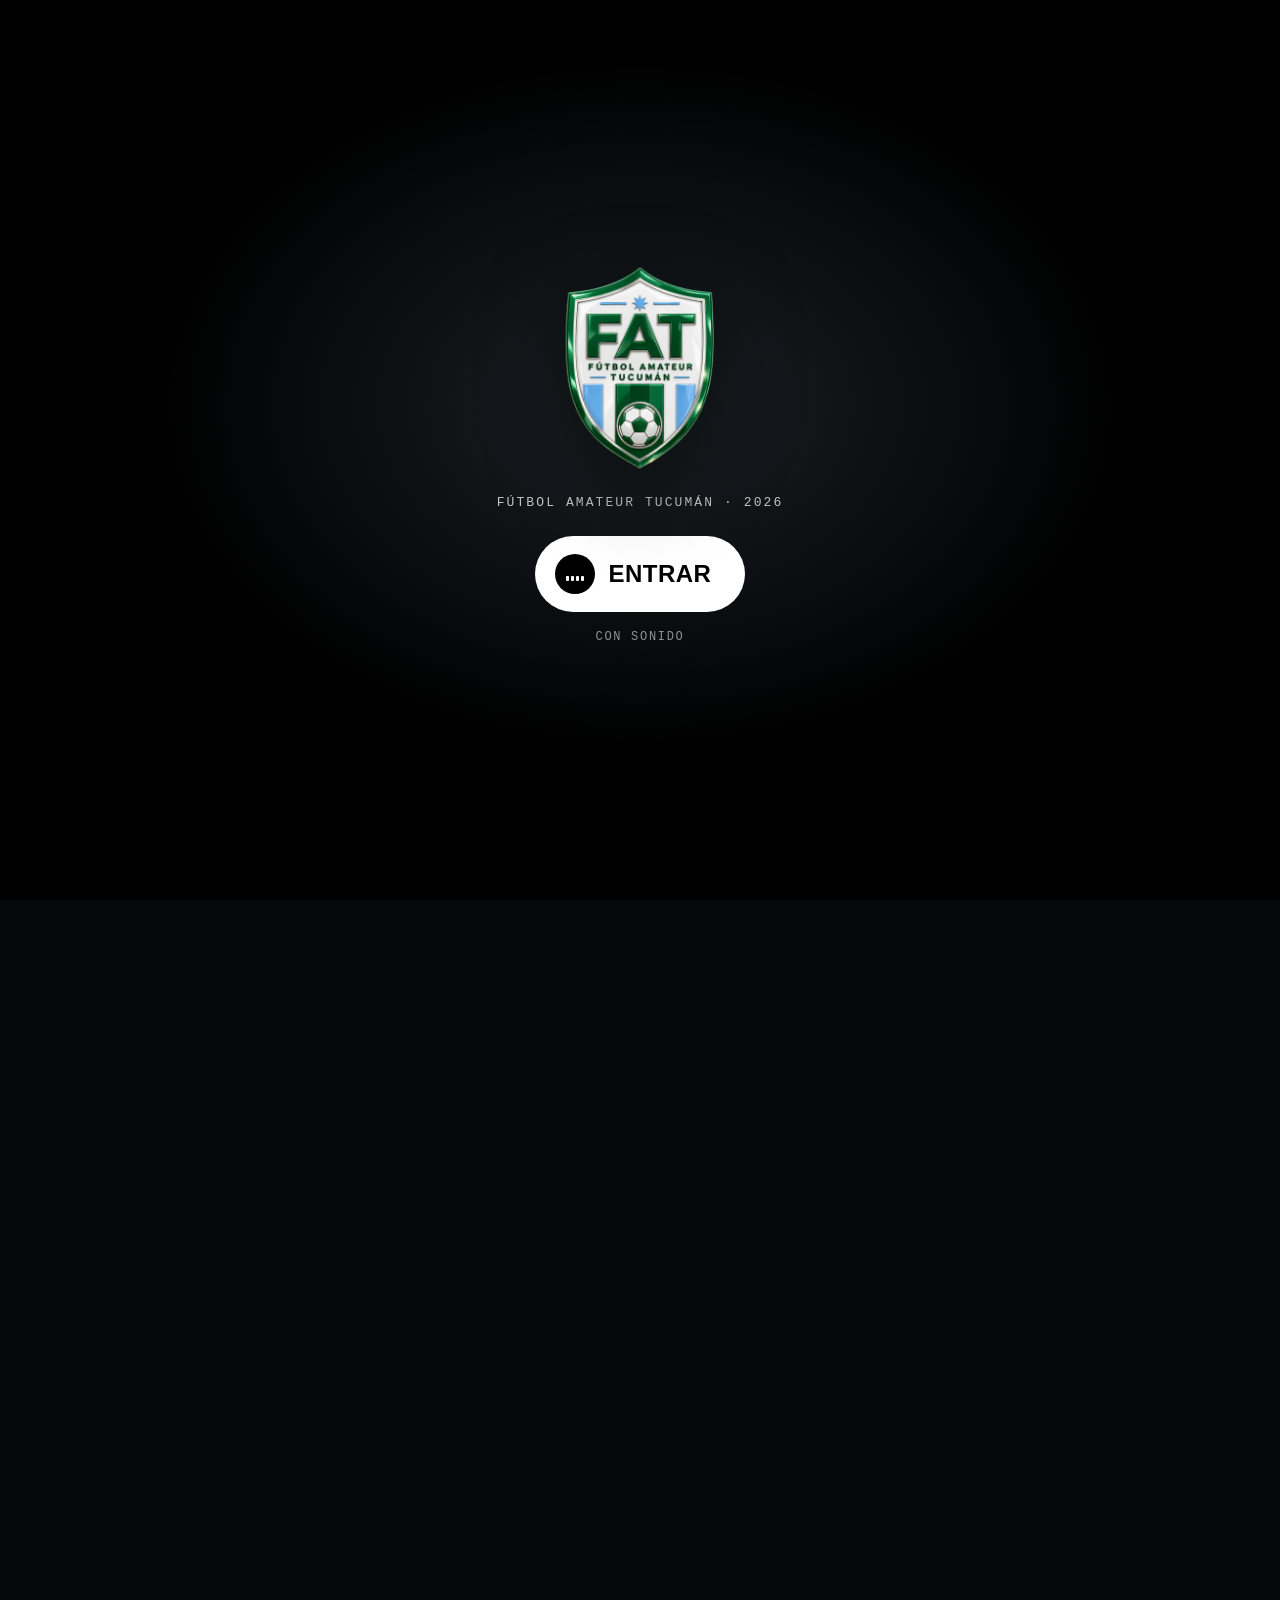
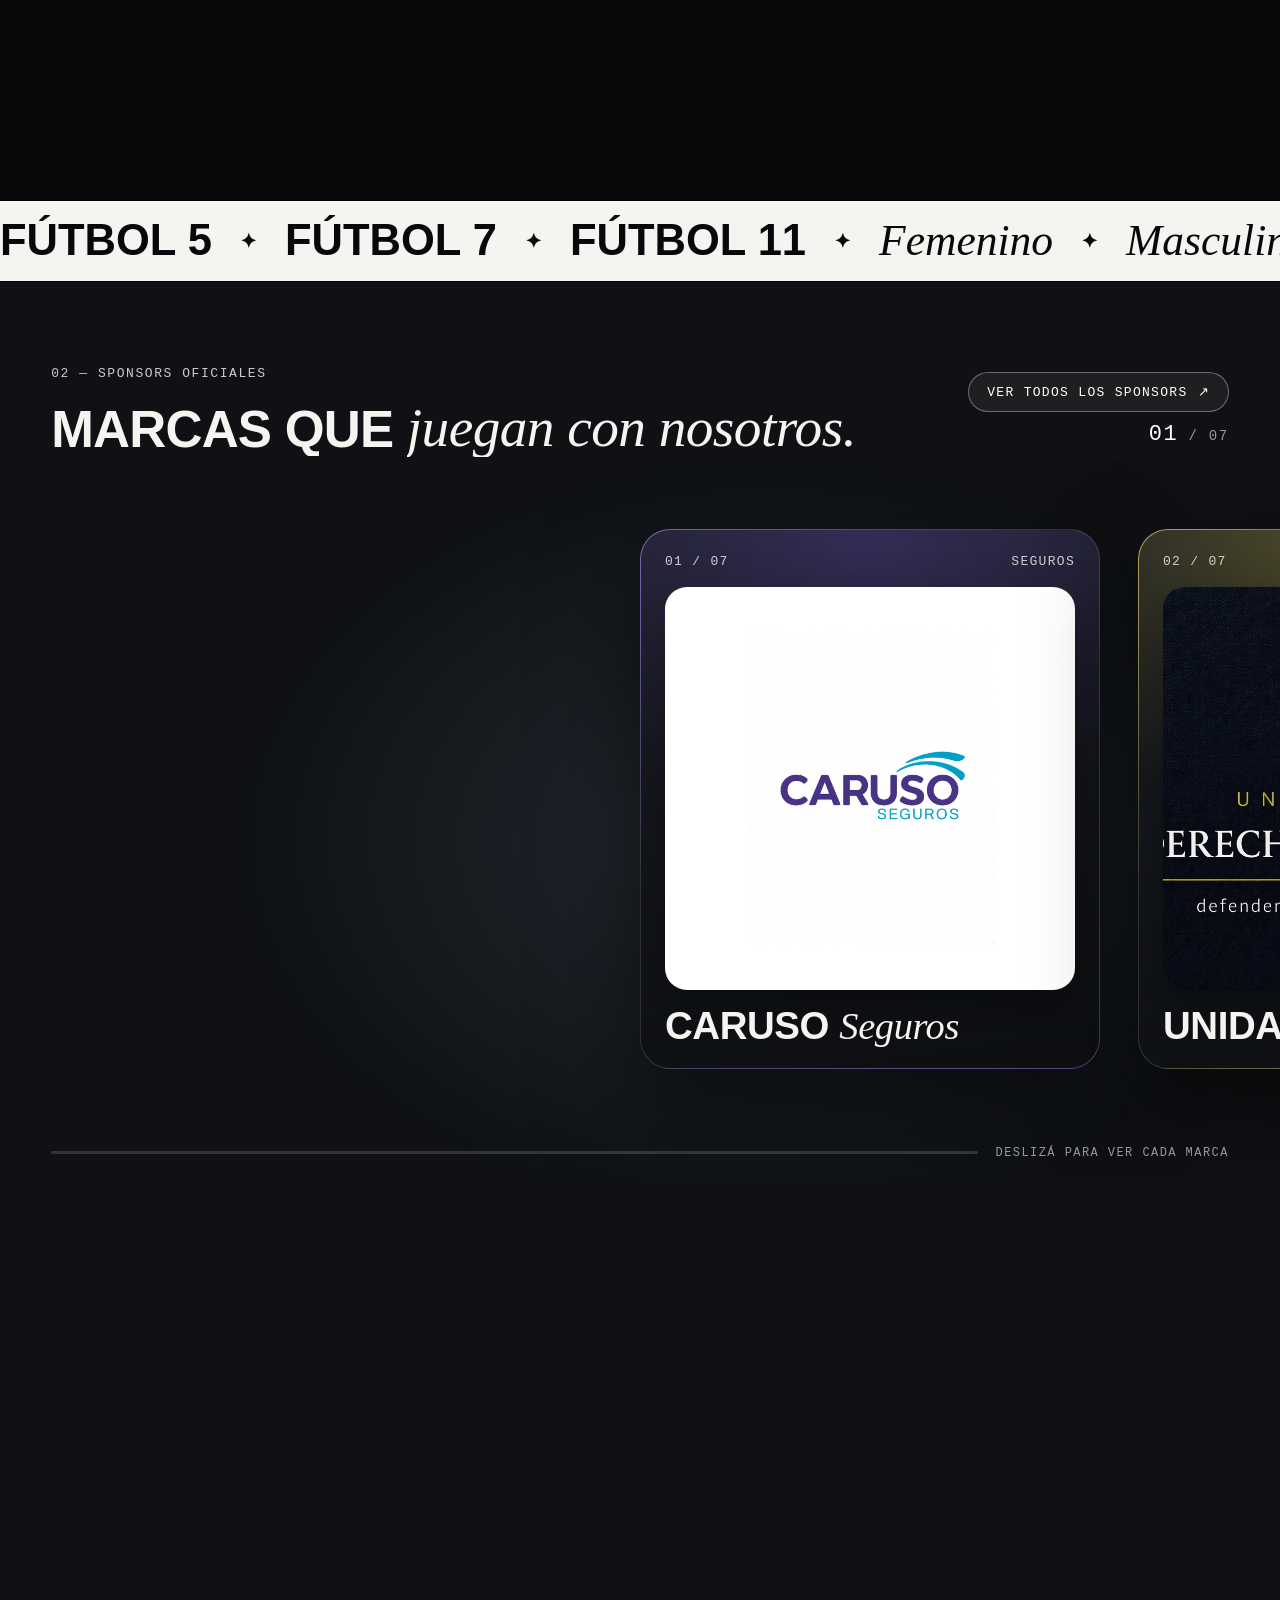
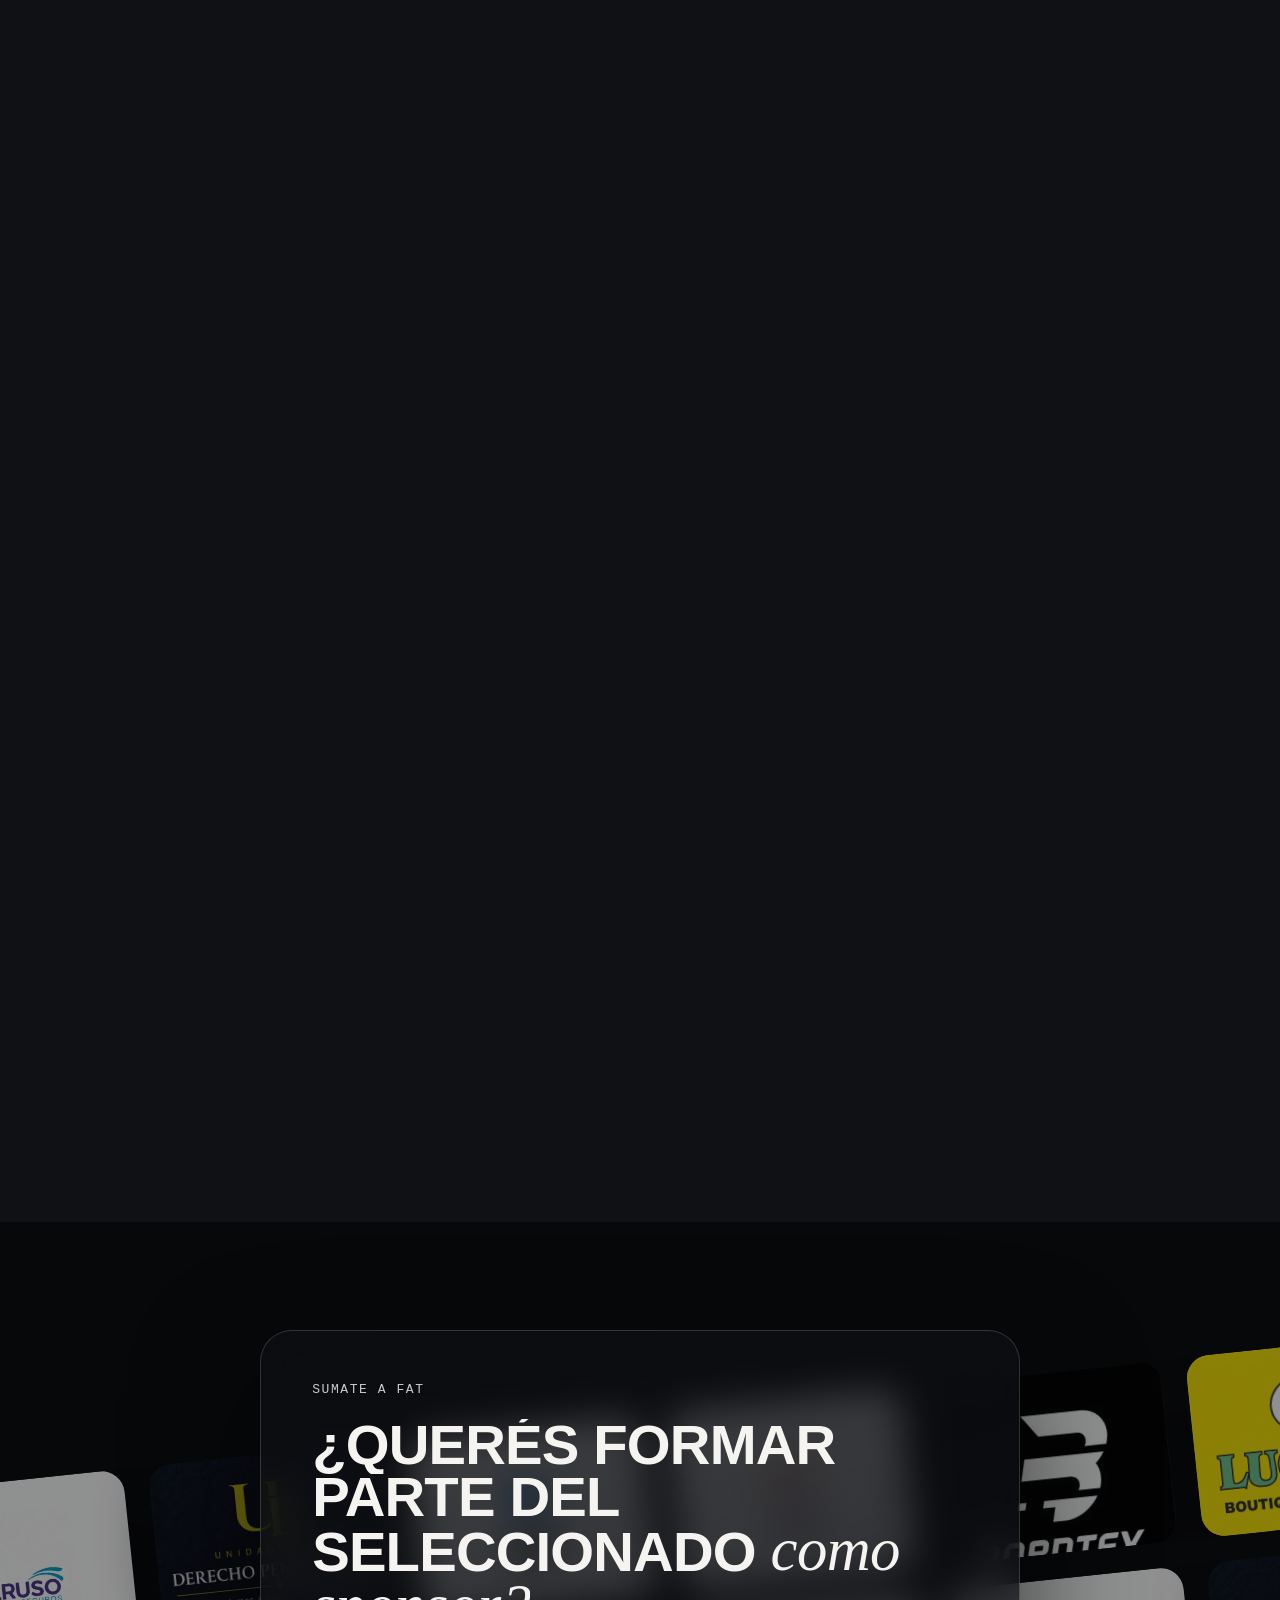
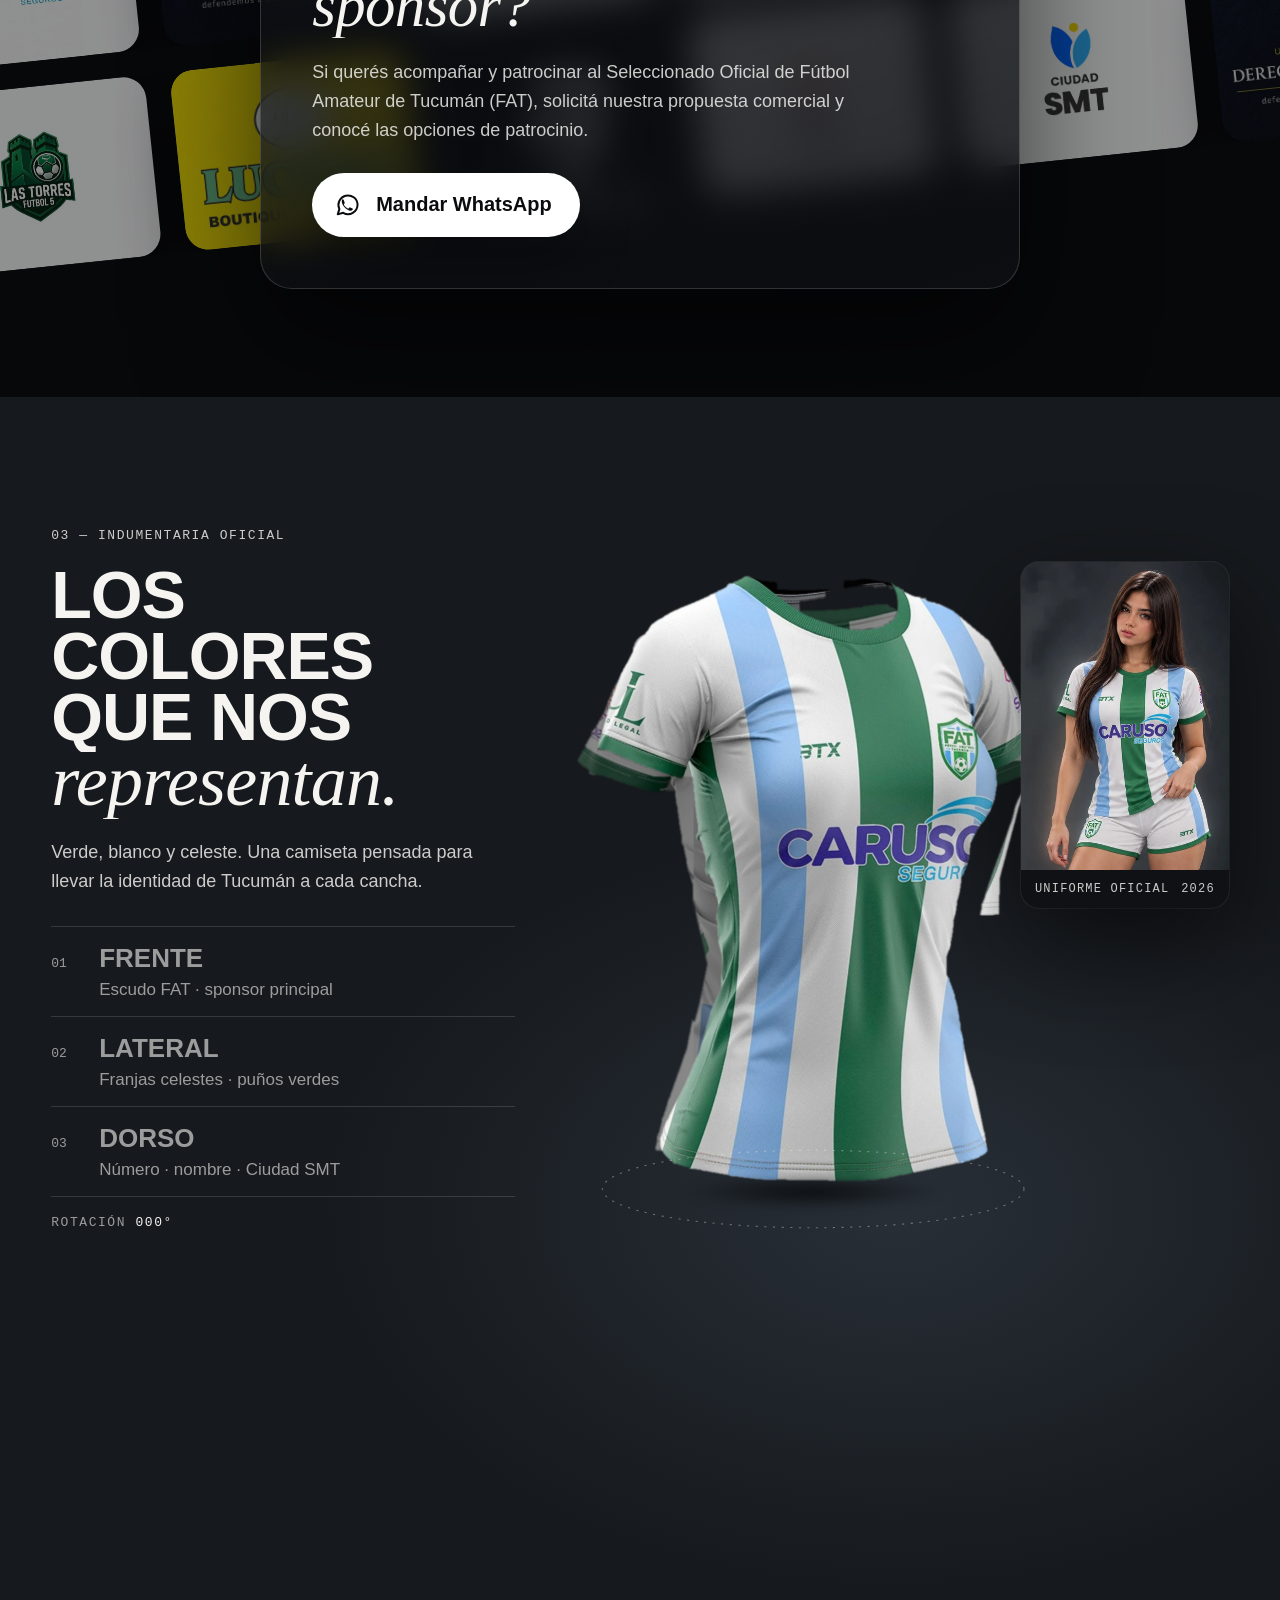
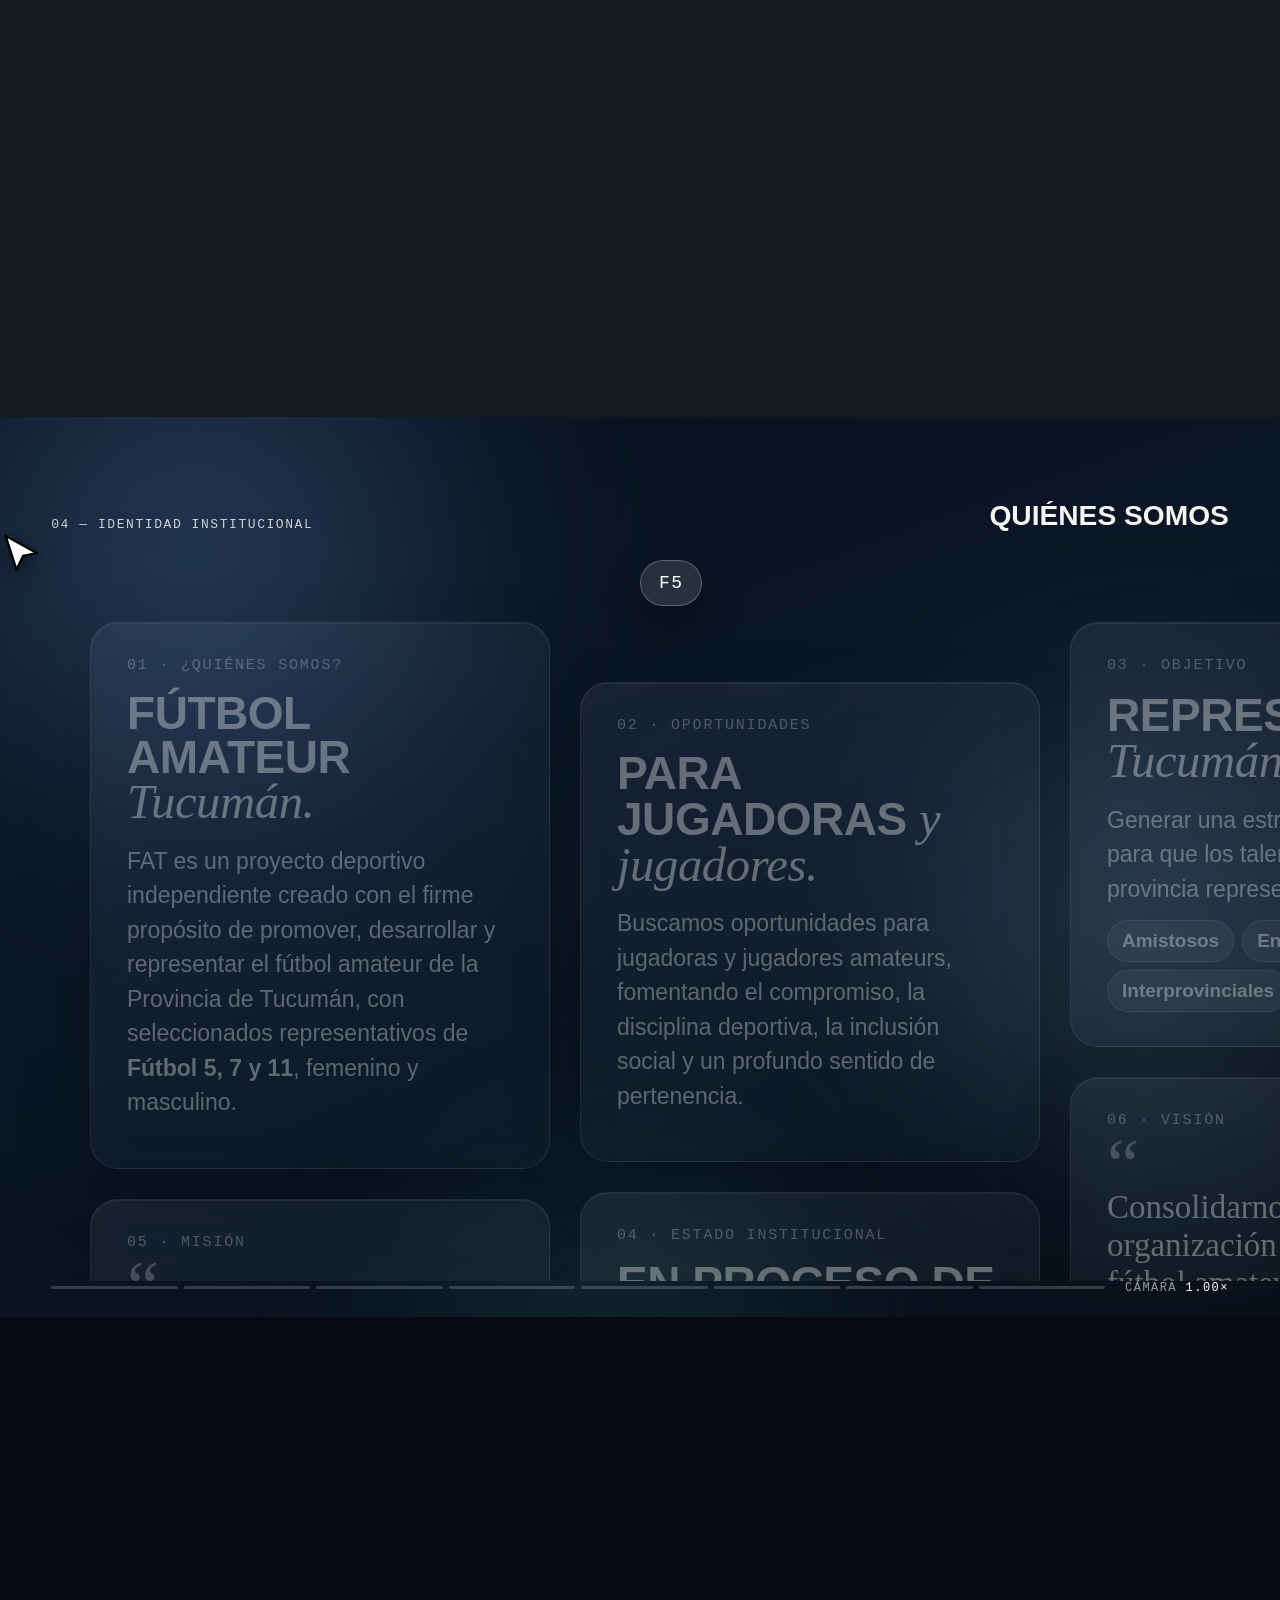
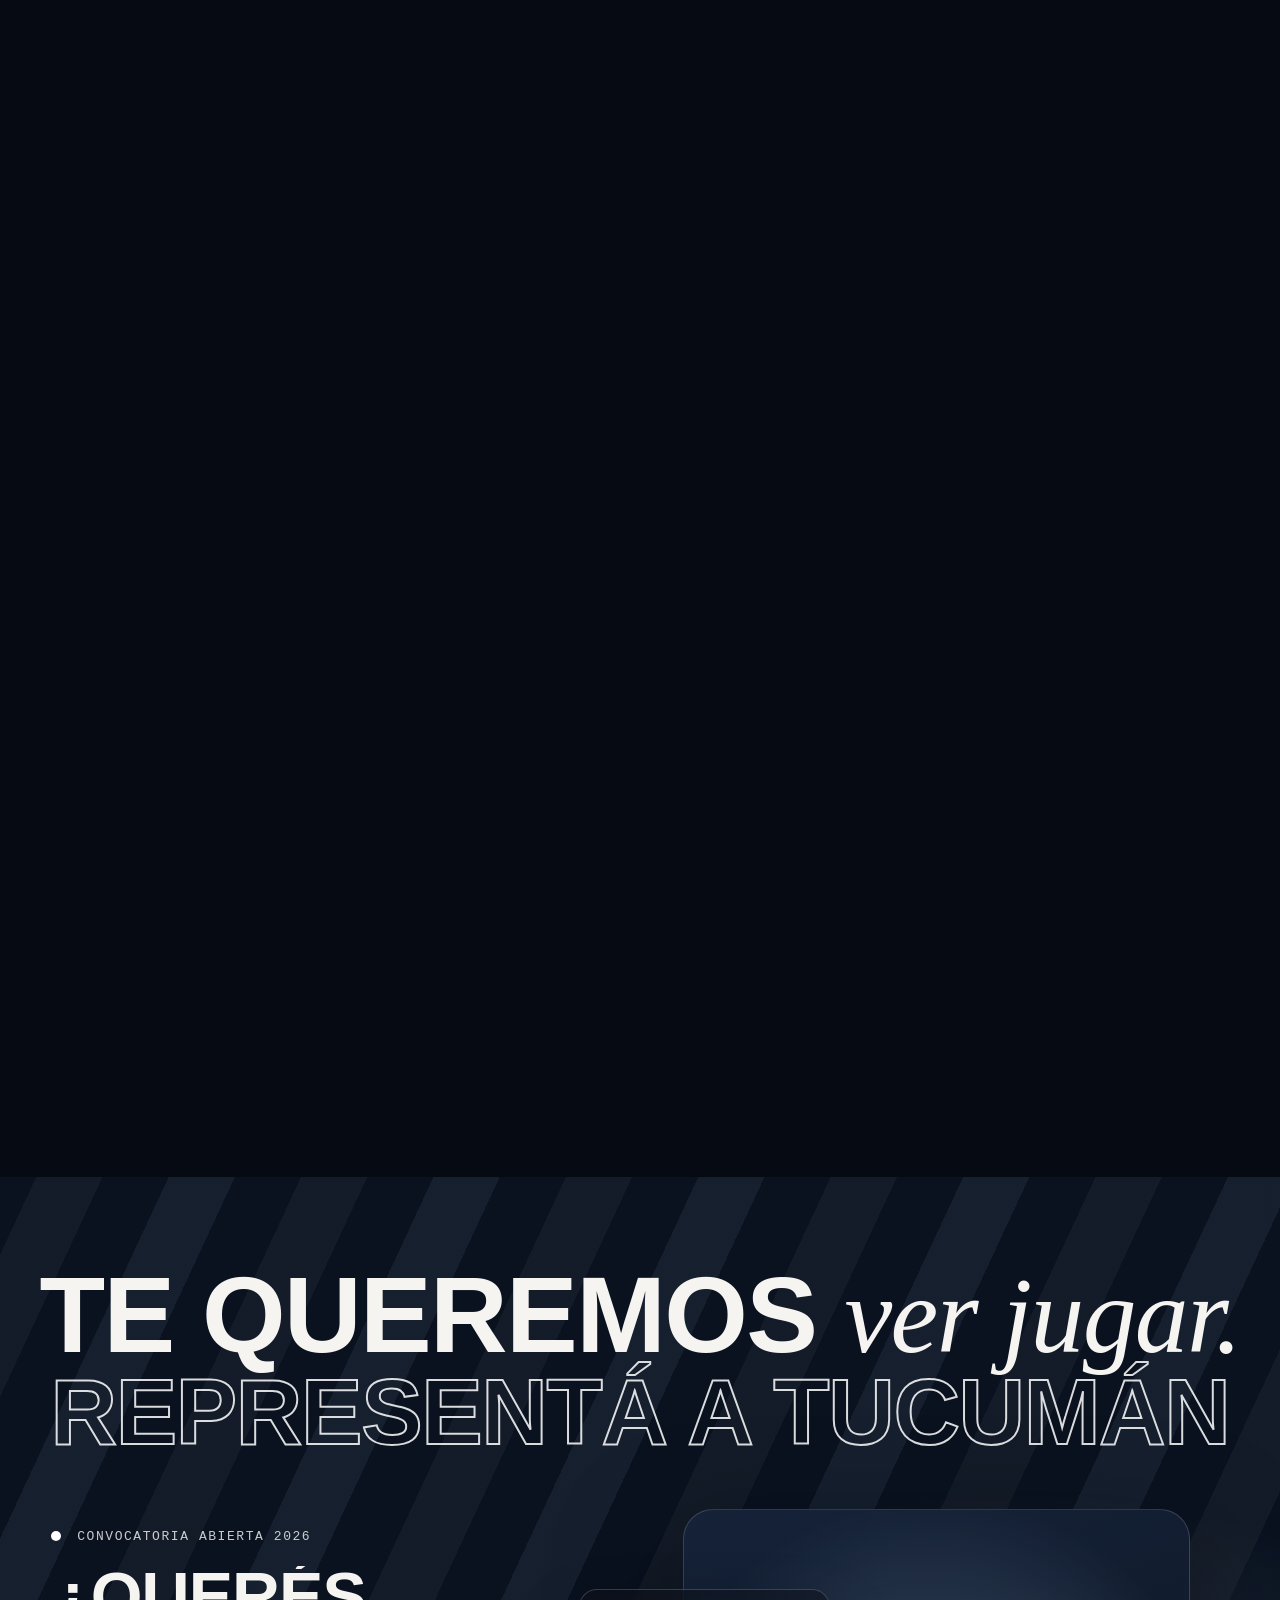
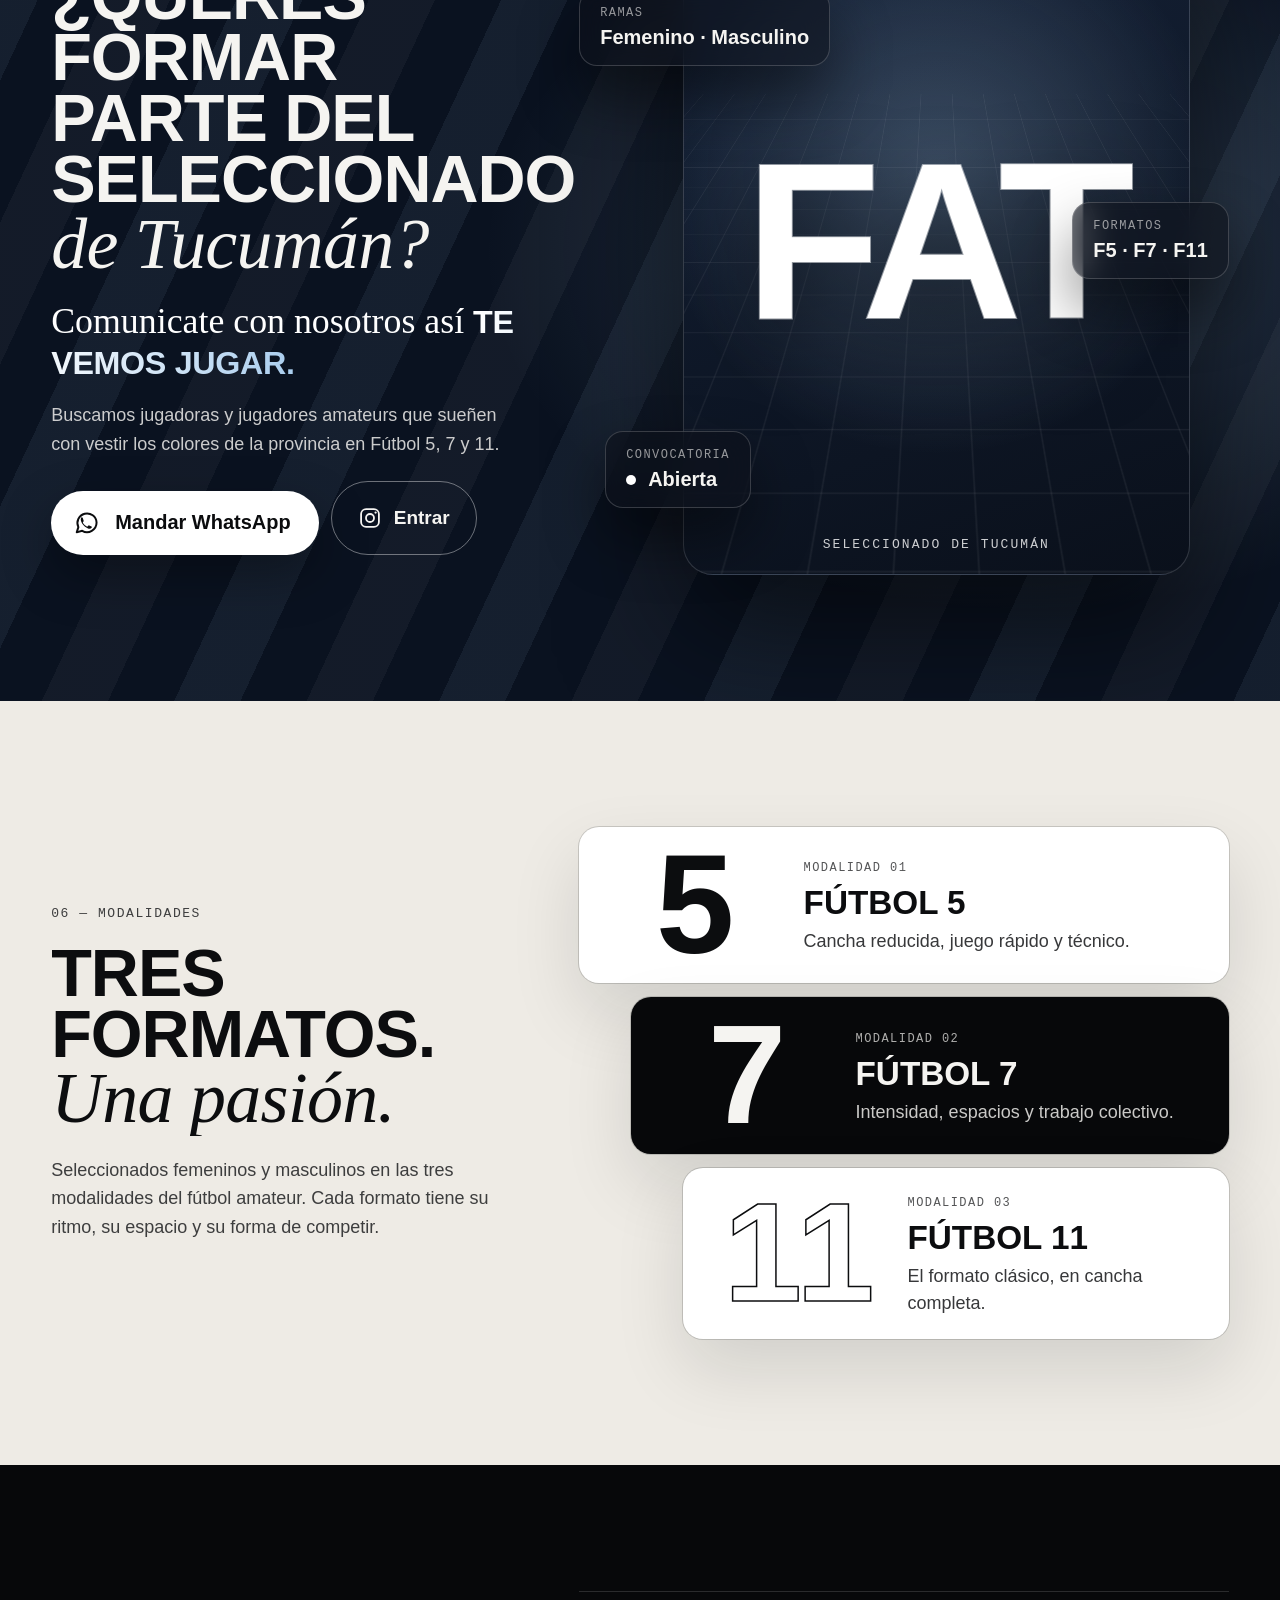
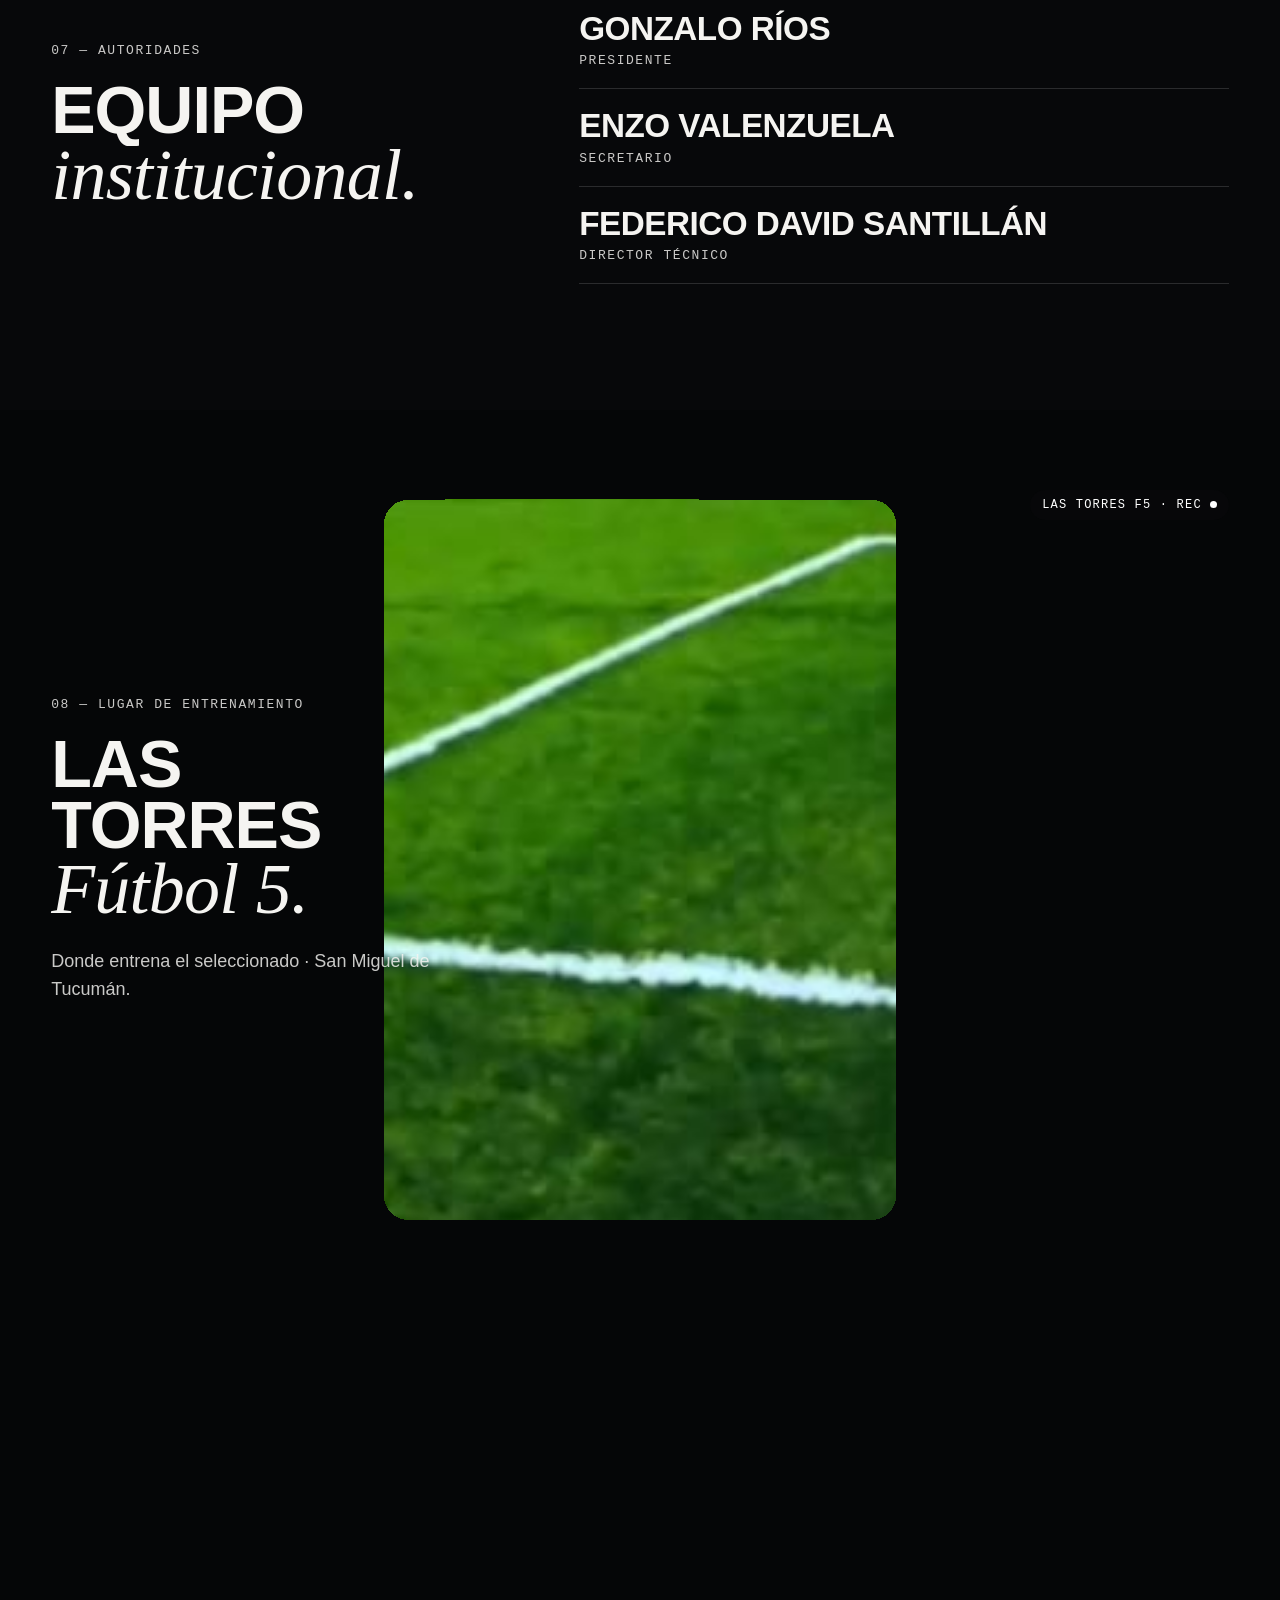
<file: index.html>
<!DOCTYPE html>
<html lang="es">
<head>
<meta charset="utf-8">
<meta name="viewport" content="width=device-width, initial-scale=1, viewport-fit=cover">
<meta name="theme-color" content="#07080a">
<meta name="description" content="FAT · Fútbol Amateur Tucumán: seleccionado oficial de fútbol amateur de Tucumán. Fútbol 5, 7 y 11, femenino y masculino. Convocatoria, sponsors y autoridades.">
<title>Fútbol Amateur Tucumán · FAT | Seleccionado oficial de Tucumán</title>
<meta name="robots" content="index, follow">
<meta http-equiv="Content-Security-Policy" content="default-src 'self'; script-src 'self'; style-src 'self' 'unsafe-inline' https://fonts.googleapis.com; font-src 'self' https://fonts.gstatic.com; img-src 'self' data: blob:; media-src 'self'; connect-src 'self'; object-src 'none'; frame-src 'none'; base-uri 'self'; form-action 'self'; upgrade-insecure-requests">
<meta name="referrer" content="strict-origin-when-cross-origin">
<link rel="canonical" href="https://futbolamateurtucuman.online/">
<meta property="og:type" content="website">
<meta property="og:locale" content="es_AR">
<meta property="og:site_name" content="FAT · Fútbol Amateur Tucumán">
<meta property="og:title" content="Fútbol Amateur Tucumán · FAT">
<meta property="og:description" content="Seleccionado oficial de fútbol amateur de Tucumán. Fútbol 5, 7 y 11, femenino y masculino.">
<meta property="og:url" content="https://futbolamateurtucuman.online/">
<meta property="og:image" content="https://futbolamateurtucuman.online/escudo-fat.jpg">
<meta name="twitter:card" content="summary_large_image">
<meta name="twitter:title" content="Fútbol Amateur Tucumán · FAT">
<meta name="twitter:description" content="Seleccionado oficial de fútbol amateur de Tucumán. Fútbol 5, 7 y 11, femenino y masculino.">
<meta name="twitter:image" content="https://futbolamateurtucuman.online/escudo-fat.jpg">
<link rel="icon" href="escudo-fat-3d.webp" type="image/webp">
<link rel="apple-touch-icon" href="escudo-fat.jpg">
<script type="application/ld+json">
{
  "@context": "https://schema.org",
  "@type": "SportsOrganization",
  "name": "FAT · Fútbol Amateur Tucumán",
  "alternateName": ["FAT", "Fútbol Amateur Tucumán", "Futbol Amateur Tucuman"],
  "url": "https://futbolamateurtucuman.online/",
  "logo": "https://futbolamateurtucuman.online/escudo-fat.jpg",
  "sport": "Fútbol",
  "description": "Seleccionado oficial de fútbol amateur de Tucumán. Fútbol 5, 7 y 11, femenino y masculino.",
  "areaServed": { "@type": "AdministrativeArea", "name": "Tucumán, Argentina" },
  "sameAs": ["https://www.instagram.com/f.a.tucuman/"]
}
</script>
<script type="application/ld+json">
{
  "@context": "https://schema.org",
  "@type": "WebSite",
  "name": "Fútbol Amateur Tucumán",
  "alternateName": "FAT",
  "url": "https://futbolamateurtucuman.online/"
}
</script>
<link rel="preconnect" href="https://fonts.googleapis.com">
<link rel="preconnect" href="https://fonts.gstatic.com" crossorigin>
<link href="https://fonts.googleapis.com/css2?family=Archivo:ital,wdth,wght@0,62..125,100..900;1,62..125,100..900&family=Instrument+Serif:ital@0;1&family=JetBrains+Mono:wght@400;500&display=swap" rel="stylesheet">
<link rel="preload" as="image" href="escudo-fat-3d.webp">
<link rel="stylesheet" href="style.css?v=14">
</head>
<body class="is-intro">

<svg width="0" height="0" style="position:absolute" aria-hidden="true">
  <symbol id="i-wa" viewBox="0 0 24 24"><path d="M20.2 11.6a8.2 8.2 0 0 1-12.3 7.1L3.2 20l1.4-4.5a8.2 8.2 0 1 1 15.6-3.9Z" fill="none" stroke="currentColor" stroke-linejoin="round" stroke-width="1.7"/><path d="M8.3 7.5c-.4-.6-.8-.7-1.2-.2-1.8 2.6 1.9 7.8 5.8 9.4 1.2.5 2.4.3 3.2-.8.2-.3.1-.6-.2-.8l-2-1c-.4-.2-.7 0-1 .4-.3.5-.6.6-1.1.4-1.2-.5-2.6-1.8-3.2-2.9-.2-.4-.2-.8.2-1.1.4-.3.5-.6.3-1l-.8-2.4Z" fill="currentColor"/></symbol>
  <symbol id="i-ig" viewBox="0 0 24 24"><rect x="3.1" y="3.1" width="17.8" height="17.8" rx="5" fill="none" stroke="currentColor" stroke-width="1.8"/><circle cx="12" cy="12" r="4" fill="none" stroke="currentColor" stroke-width="1.8"/><circle cx="17.6" cy="6.6" r="1.15" fill="currentColor"/></symbol>
</svg>

<!-- ============ INTRO ============ -->
<div class="intro" id="intro">
  <div class="gate" id="gate">
    <img src="escudo-fat-3d.webp" alt="Escudo FAT" class="gate-crest">
    <p class="gate-k">Fútbol Amateur Tucumán · 2026</p>
    <button class="gate-btn" id="gateBtn" type="button"><span class="gate-ic" aria-hidden="true"><span class="eq"><i></i><i></i><i></i><i></i></span></span>Entrar</button>
    <p class="gate-hint">Con sonido</p>
  </div>
  <div class="cut" data-t="0"><span class="w">Esto</span></div>
  <div class="cut" data-t="1"><span class="w">es</span></div>
  <div class="cut cut-fat" data-t="3"><span class="w xl">FAT</span></div>
  <div class="cut cut-img" data-t="4"><img src="escudo-fat-3d.webp" alt=""></div>
  <div class="cut cut-txt" data-t="5"><span class="w md">Fútbol 5 · 7 · 11</span></div>
  <div class="cut cut-img light" data-t="6"><img src="jersey-front.webp" alt=""></div>
  <div class="cut cut-txt" data-t="7"><span class="w md">Femenino · Masculino</span></div>
  <div class="cut cut-img" data-t="8"><img src="jugadora-fat-retrato.webp" alt="" class="cover"></div>
  <div class="cut cut-txt" data-t="9"><span class="w md"><em>Tucumán.</em></span></div>
  <div class="cut cut-final" data-t="10"><span class="k">Fútbol Amateur Tucumán · 2026</span><span class="w lg">Somos <em>FAT.</em></span></div>
  <div class="intro-hud"><span id="introCount">00</span><span>Seleccionado oficial · 2026</span></div>
  <button class="skip" id="skip" type="button">Saltar</button>
</div>

<header class="topbar">
  <div class="wordmark"><b>FAT</b><span>Fútbol Amateur Tucumán</span></div>
  <div class="now" aria-hidden="true"><span id="nowIndex">01</span><i></i><span id="nowLabel">Inicio</span></div>
  <button class="sound" id="sound" type="button" aria-pressed="false" aria-label="Activar música"><span class="eq"><i></i><i></i><i></i><i></i></span><b id="soundLabel">Música</b></button>
  <div class="bar" aria-hidden="true"><span id="progress"></span></div>
</header>

<main>

<!-- ============ 01 · ESCUDO ============ -->
<section class="hero" id="inicio" data-label="Inicio" data-index="01">
  <div class="hero-pin">
    <div class="hero-bg" aria-hidden="true">
      <span class="halo"></span>
      <span class="ring r1"></span><span class="ring r2"></span><span class="ring r3"></span>
      <span class="beam"></span>
    </div>
    <p class="hero-kicker" id="heroKicker">Seleccionado oficial <span class="sep"></span> Tucumán 2026</p>
    <div class="shield3d" id="shield" aria-label="Escudo FAT">
      <div class="shield-body" id="shieldBody">
        <img class="sl" src="escudo-fat-3d.webp" alt="" style="--z:-16px">
        <img class="sl" src="escudo-fat-3d.webp" alt="" style="--z:-12px">
        <img class="sl" src="escudo-fat-3d.webp" alt="" style="--z:-8px">
        <img class="sl" src="escudo-fat-3d.webp" alt="" style="--z:-4px">
        <img class="face" src="escudo-fat-3d.webp" alt="Escudo FAT · Fútbol Amateur Tucumán">
        <span class="sheen"></span>
      </div>
      <span class="shield-shadow"></span>
    </div>
    <h1 class="hero-title" id="heroTitle"><span>Fútbol Amateur</span> <em>Tucumán</em></h1>
    <div class="scroll-cue" id="scrollCue" aria-hidden="true"><i></i><span>Deslizá</span></div>
    <div class="flash" id="heroFlash" aria-hidden="true"></div>
  </div>
</section>

<div class="marquee" aria-hidden="true">
  <div class="mq-track">
    <span>Fútbol 5</span><b>✦</b><span>Fútbol 7</span><b>✦</b><span>Fútbol 11</span><b>✦</b><span><em>Femenino</em></span><b>✦</b><span><em>Masculino</em></span><b>✦</b><span>Somos FAT</span><b>✦</b>
    <span>Fútbol 5</span><b>✦</b><span>Fútbol 7</span><b>✦</b><span>Fútbol 11</span><b>✦</b><span><em>Femenino</em></span><b>✦</b><span><em>Masculino</em></span><b>✦</b><span>Somos FAT</span><b>✦</b>
  </div>
</div>

<!-- ============ 02 · SPONSORS — showcase con transición ============ -->
<section class="spx" id="sponsors" data-label="Sponsors" data-index="02">
  <div class="spx-pin" id="spxPin">
    <div class="spx-glow" id="spxGlow" aria-hidden="true"></div>
    <div class="spx-head wrap">
      <div>
        <p class="kicker">02 — Sponsors oficiales</p>
        <h2 class="h2 big split-words">Marcas que <em>juegan con nosotros.</em></h2>
      </div>
      <div class="spx-side">
        <button class="spx-all" id="spxAll" type="button" aria-haspopup="dialog">Ver todos los sponsors <i aria-hidden="true">↗</i></button>
        <p class="spx-count" aria-hidden="true"><b id="spxNum">01</b> / 07</p>
      </div>
    </div>
    <div class="spx-track" id="spxTrack">
      <article class="spc" style="--brand:#6a4fc4;--plate:#ffffff">
        <div class="spc-top"><span>01 / 07</span><span>Seguros</span></div>
        <div class="spc-plate"><img src="sponsor-caruso.jpg" alt="Caruso Seguros"><span class="shine"></span></div>
        <h3>Caruso <em>Seguros</em></h3>
      </article>
      <article class="spc" style="--brand:#c9b337;--plate:#101825">
        <div class="spc-top"><span>02 / 07</span><span>Derecho penal policial</span></div>
        <div class="spc-plate cover"><img src="sponsor-unidad-legal.jpg" alt="Unidad Legal"><span class="shine"></span></div>
        <h3>Unidad <em>Legal</em></h3>
      </article>
      <article class="spc" style="--brand:#2f80ed;--plate:#ffffff">
        <div class="spc-top"><span>03 / 07</span><span>San Miguel de Tucumán</span></div>
        <div class="spc-plate"><img src="sponsor-ciudad-smt.jpg" alt="Ciudad SMT"><span class="shine"></span></div>
        <h3>Ciudad <em>SMT</em></h3>
      </article>
      <article class="spc" style="--brand:#d0563c;--plate:#ffffff">
        <div class="spc-top"><span>04 / 07</span><span>Otro punto de vista</span></div>
        <div class="spc-plate"><img src="sponsor-siorm.jpg" alt="Siorm"><span class="shine"></span></div>
        <h3>Siorm</h3>
      </article>
      <article class="spc" style="--brand:#f2f2f2;--plate:#000000">
        <div class="spc-top"><span>05 / 07</span><span>Indumentaria deportiva</span></div>
        <div class="spc-plate cover"><img src="sponsor-bordtex.jpg" alt="Bordtex"><span class="shine"></span></div>
        <h3>Bordtex</h3>
      </article>
      <article class="spc" style="--brand:#f5e305;--plate:#f5e305">
        <div class="spc-top"><span>06 / 07</span><span>Boutique de limpieza</span></div>
        <div class="spc-plate cover"><img src="sponsor-lucben.jpg" alt="Lucben"><span class="shine"></span></div>
        <h3>Lucben</h3>
      </article>
      <article class="spc" style="--brand:#3fa34d;--plate:#ffffff">
        <div class="spc-top"><span>07 / 07</span><span>Lugar de entrenamiento</span></div>
        <div class="spc-plate"><img src="sponsor-las-torres.jpg" alt="Las Torres Fútbol 5"><span class="shine"></span></div>
        <h3>Las Torres <em>Fútbol 5</em></h3>
      </article>
    </div>
    <div class="spx-foot wrap" aria-hidden="true"><div class="spx-bar"><span id="spxBar"></span></div><span>Deslizá para ver cada marca</span></div>
  </div>
</section>

<!-- Muro: todos juntos + llamado a sponsors -->
<section class="sp-wall" id="sumate" data-label="Sumate como sponsor" data-index="02">
  <div class="wall" aria-hidden="true">
    <div class="wall-row"><div class="wall-track">
      <span style="--p:#fff"><img src="sponsor-caruso.jpg" alt=""></span><span style="--p:#101825" class="c"><img src="sponsor-unidad-legal.jpg" alt=""></span><span style="--p:#fff"><img src="sponsor-ciudad-smt.jpg" alt=""></span><span style="--p:#fff"><img src="sponsor-siorm.jpg" alt=""></span><span style="--p:#000" class="c"><img src="sponsor-bordtex.jpg" alt=""></span><span style="--p:#f5e305" class="c"><img src="sponsor-lucben.jpg" alt=""></span><span style="--p:#fff"><img src="sponsor-las-torres.jpg" alt=""></span>
      <span style="--p:#fff"><img src="sponsor-caruso.jpg" alt=""></span><span style="--p:#101825" class="c"><img src="sponsor-unidad-legal.jpg" alt=""></span><span style="--p:#fff"><img src="sponsor-ciudad-smt.jpg" alt=""></span><span style="--p:#fff"><img src="sponsor-siorm.jpg" alt=""></span><span style="--p:#000" class="c"><img src="sponsor-bordtex.jpg" alt=""></span><span style="--p:#f5e305" class="c"><img src="sponsor-lucben.jpg" alt=""></span><span style="--p:#fff"><img src="sponsor-las-torres.jpg" alt=""></span>
    </div></div>
    <div class="wall-row rev"><div class="wall-track">
      <span style="--p:#fff"><img src="sponsor-las-torres.jpg" alt=""></span><span style="--p:#f5e305" class="c"><img src="sponsor-lucben.jpg" alt=""></span><span style="--p:#000" class="c"><img src="sponsor-bordtex.jpg" alt=""></span><span style="--p:#fff"><img src="sponsor-siorm.jpg" alt=""></span><span style="--p:#fff"><img src="sponsor-ciudad-smt.jpg" alt=""></span><span style="--p:#101825" class="c"><img src="sponsor-unidad-legal.jpg" alt=""></span><span style="--p:#fff"><img src="sponsor-caruso.jpg" alt=""></span>
      <span style="--p:#fff"><img src="sponsor-las-torres.jpg" alt=""></span><span style="--p:#f5e305" class="c"><img src="sponsor-lucben.jpg" alt=""></span><span style="--p:#000" class="c"><img src="sponsor-bordtex.jpg" alt=""></span><span style="--p:#fff"><img src="sponsor-siorm.jpg" alt=""></span><span style="--p:#fff"><img src="sponsor-ciudad-smt.jpg" alt=""></span><span style="--p:#101825" class="c"><img src="sponsor-unidad-legal.jpg" alt=""></span><span style="--p:#fff"><img src="sponsor-caruso.jpg" alt=""></span>
    </div></div>
  </div>
  <div class="wall-card wrap">
    <div class="glass-cta" data-reveal>
      <p class="kicker">Sumate a FAT</p>
      <h2 class="h2 big split-words">¿Querés formar parte del seleccionado <em>como sponsor?</em></h2>
      <p class="body">Si querés acompañar y patrocinar al Seleccionado Oficial de Fútbol Amateur de Tucumán (FAT), solicitá nuestra propuesta comercial y conocé las opciones de patrocinio.</p>
      <button class="wa-cta" type="button" data-wa="sponsor"><svg><use href="#i-wa"/></svg><span>Mandar WhatsApp</span></button>
    </div>
  </div>
</section>

<!-- ============ 03 · INDUMENTARIA ============ -->
<section class="kit" id="indumentaria" data-label="Indumentaria" data-index="03">
  <div class="kit-pin">
    <div class="wrap split">
      <div class="copy">
        <p class="kicker">03 — Indumentaria oficial</p>
        <h2 class="h2 big split-words">Los colores que nos <em>representan.</em></h2>
        <p class="body">Verde, blanco y celeste. Una camiseta pensada para llevar la identidad de Tucumán a cada cancha.</p>
        <ol class="spec" id="spec">
          <li data-face="front"><span>01</span>Frente<small>Escudo FAT · sponsor principal</small></li>
          <li data-face="side"><span>02</span>Lateral<small>Franjas celestes · puños verdes</small></li>
          <li data-face="back"><span>03</span>Dorso<small>Número · nombre · Ciudad SMT</small></li>
        </ol>
        <p class="readout" aria-hidden="true">Rotación <b id="rotDeg">000°</b></p>
      </div>
      <div class="kit-stage" aria-label="Camiseta FAT en vista de 360 grados">
        <div class="turntable">
          <div class="jersey" id="jersey">
            <img class="j-face j-front" src="jersey-front.webp" alt="Camiseta FAT, frente">
            <img class="j-core" src="jersey-front.webp" alt="" style="--z:-3px">
            <img class="j-core" src="jersey-back.webp" alt="" style="--z:3px">
            <img class="j-face j-back" src="jersey-back.webp" alt="Camiseta FAT, dorso">
          </div>
          <span class="floor"></span>
          <svg class="orbit" viewBox="0 0 400 80" aria-hidden="true"><ellipse cx="200" cy="40" rx="196" ry="36" fill="none" stroke="currentColor" stroke-dasharray="2 6"/></svg>
        </div>
        <figure class="player-card">
          <img src="jugadora-fat-retrato.webp" alt="Jugadora con el uniforme oficial FAT 2026">
          <figcaption><span>Uniforme oficial</span><span>2026</span></figcaption>
        </figure>
      </div>
    </div>
  </div>
</section>

<!-- ============ 04 · QUIÉNES SOMOS (bento animado + cámara + cursor) ============ -->
<section class="story" id="quienes-somos" data-label="Quiénes somos" data-index="04">
  <div class="story-pin">
    <div class="aurora" aria-hidden="true"><i></i><i></i><i></i></div>
    <div class="speed" id="speed" aria-hidden="true"></div>
    <div class="story-hud">
      <p class="kicker">04 — Identidad institucional</p>
      <p class="hud-title"><span id="hudTitle">Quiénes somos</span></p>
    </div>
    <div class="viewport" id="storyViewport">
      <div class="board" id="board">
        <div class="col">
          <article class="g g-a" data-k="0">
            <small>01 · ¿Quiénes somos?</small>
            <h3>Fútbol Amateur <em>Tucumán.</em></h3>
            <p>FAT es un proyecto deportivo independiente creado con el firme propósito de promover, desarrollar y representar el fútbol amateur de la Provincia de Tucumán, con seleccionados representativos de <strong>Fútbol 5, 7 y 11</strong>, femenino y masculino.</p>
          </article>
          <article class="g g-e quote" data-k="4">
            <small>05 · Misión</small>
            <p class="q">Representar al fútbol amateur tucumano con una organización comprometida con el desarrollo deportivo y social, generando oportunidades para jugadores y jugadoras de nuestra provincia.</p>
          </article>
        </div>
        <div class="col">
          <article class="g g-b" data-k="1">
            <small>02 · Oportunidades</small>
            <h3>Para jugadoras <em>y jugadores.</em></h3>
            <p>Buscamos oportunidades para jugadoras y jugadores amateurs, fomentando el compromiso, la disciplina deportiva, la inclusión social y un profundo sentido de pertenencia.</p>
          </article>
          <article class="g g-d" data-k="3">
            <small>04 · Estado institucional</small>
            <h3>En proceso de <em>formalización.</em></h3>
            <p>Proyecto deportivo independiente que ya cuenta con:</p>
            <ul class="checks"><li>Estructura organizativa</li><li>Autoridades</li><li>Reglamento</li><li>Documentación interna</li></ul>
            <div class="meter"><span>Formalización</span><i><b></b></i></div>
          </article>
        </div>
        <div class="col">
          <article class="g g-c" data-k="2">
            <small>03 · Objetivo</small>
            <h3>Representar <em>a Tucumán.</em></h3>
            <p>Generar una estructura deportiva para que los talentos amateurs de la provincia representen a Tucumán en:</p>
            <div class="tags"><span>Amistosos</span><span>Encuentros</span><span>Torneos</span><span>Interprovinciales</span></div>
          </article>
          <article class="g g-f quote" data-k="5">
            <small>06 · Visión</small>
            <p class="q">Consolidarnos como una organización referente del fútbol amateur de Tucumán y proyectar nuestro modelo hacia otras provincias argentinas.</p>
          </article>
        </div>
        <div class="g-vals" data-k="6">
          <article class="g v"><small>07 · Valor</small><h4>Compromiso</h4><p>Dedicación total al crecimiento y desarrollo de nuestros deportistas.</p></article>
          <article class="g v"><small>07 · Valor</small><h4>Transparencia</h4><p>Gestión clara, responsable y abierta de los recursos y proyectos.</p></article>
          <article class="g v"><small>07 · Valor</small><h4>Inclusión</h4><p>Oportunidades deportivas para quienes forman parte del fútbol amateur.</p></article>
          <article class="g v"><small>07 · Valor</small><h4>Disciplina</h4><p>Cultura de trabajo, respeto, responsabilidad y compromiso deportivo.</p></article>
        </div>
        <!-- capas flotantes decorativas -->
        <span class="deco d1">F5</span><span class="deco d2">F7</span><span class="deco d3">F11</span>
        <span class="deco d4 sw"><i></i>Femenino</span><span class="deco d5 sw on"><i></i>Masculino</span>
        <span class="deco d6">Tucumán · 2026</span>
        <!-- cursor tipo Screen Studio -->
        <div class="cursor" id="cursor"><svg viewBox="0 0 24 24"><path d="M3 2l17 9.5-7.4 1.6L9 20.6z" fill="#fff" stroke="#000" stroke-width="1.3" stroke-linejoin="round"/></svg><span class="ripple"></span></div>
      </div>
    </div>
    <div class="story-foot">
      <div class="ticks" aria-hidden="true"><i></i><i></i><i></i><i></i><i></i><i></i><i></i><i></i></div>
      <span class="zoom">Cámara <b id="vpZoom">1.00×</b></span>
    </div>
  </div>
</section>

<!-- ============ 06 · REPRESENTÁ A TUCUMÁN ============ -->
<section class="join" id="convocatoria" data-label="Convocatoria" data-index="05">
  <div class="join-stripes" aria-hidden="true"></div>
  <div class="join-kinetic" aria-hidden="true">
    <p class="kl k1" id="kl1"><span>Te queremos</span> <em>ver jugar.</em></p>
    <p class="kl k2 outline" id="kl2">Representá a Tucumán</p>
  </div>
  <div class="wrap split join-grid">
    <div class="copy">
      <p class="kicker" data-reveal><span class="live"></span>Convocatoria abierta 2026</p>
      <h2 class="h2 big split-words">¿Querés formar parte del seleccionado <em>de Tucumán?</em></h2>
      <p class="join-lede" data-reveal>Comunicate con nosotros así <strong>te vemos jugar.</strong></p>
      <p class="body" data-reveal>Buscamos jugadoras y jugadores amateurs que sueñen con vestir los colores de la provincia en Fútbol 5, 7 y 11.</p>
      <div class="join-actions" data-reveal>
        <button class="wa-cta" type="button" data-wa="jugar"><svg><use href="#i-wa"/></svg><span>Mandar WhatsApp</span></button>
        <a class="ig-cta" href="https://www.instagram.com/f.a.tucuman/" target="_blank" rel="noopener noreferrer" aria-label="Entrar al Instagram oficial de FAT"><svg><use href="#i-ig"/></svg><span>Entrar</span></a>
      </div>
    </div>
    <div class="join-media">
      <div class="join-fat" data-float="-.4" aria-label="FAT">
        <span class="jf-grid" aria-hidden="true"></span>
        <span class="jf-word">FAT</span>
        <span class="jf-word jf-ghost" aria-hidden="true">FAT</span>
        <span class="jf-sub">Seleccionado de Tucumán</span>
      </div>
      <div class="jchip jc1" data-float=".9"><small>Ramas</small><b>Femenino · Masculino</b></div>
      <div class="jchip jc2" data-float="-.9"><small>Formatos</small><b>F5 · F7 · F11</b></div>
      <div class="jchip jc3" data-float=".5"><small>Convocatoria</small><b><span class="live"></span>Abierta</b></div>
    </div>
  </div>
</section>

<!-- ============ 07 · MODALIDADES ============ -->
<section class="modes paper" id="modalidades" data-label="Modalidades" data-index="06">
  <div class="wrap split">
    <div class="copy">
      <p class="kicker" data-reveal>06 — Modalidades</p>
      <h2 class="h2 big split-words">Tres formatos. <em>Una pasión.</em></h2>
      <p class="body" data-reveal>Seleccionados femeninos y masculinos en las tres modalidades del fútbol amateur. Cada formato tiene su ritmo, su espacio y su forma de competir.</p>
    </div>
    <div class="modes-stack">
      <article class="mode" data-reveal><span class="mode-n">5</span><div><small>Modalidad 01</small><h3>Fútbol 5</h3><p>Cancha reducida, juego rápido y técnico.</p></div></article>
      <article class="mode" data-reveal><span class="mode-n">7</span><div><small>Modalidad 02</small><h3>Fútbol 7</h3><p>Intensidad, espacios y trabajo colectivo.</p></div></article>
      <article class="mode" data-reveal><span class="mode-n">11</span><div><small>Modalidad 03</small><h3>Fútbol 11</h3><p>El formato clásico, en cancha completa.</p></div></article>
    </div>
  </div>
</section>

<!-- ============ 08 · AUTORIDADES ============ -->
<section class="authorities" id="autoridades" data-label="Autoridades" data-index="07">
  <div class="wrap split">
    <div class="copy">
      <p class="kicker" data-reveal>07 — Autoridades</p>
      <h2 class="h2 big split-words">Equipo <em>institucional.</em></h2>
    </div>
    <div class="people">
      <article class="person" data-reveal><h3>Gonzalo Ríos</h3><span>Presidente</span></article>
      <article class="person" data-reveal><h3>Enzo Valenzuela</h3><span>Secretario</span></article>
      <article class="person" data-reveal><h3>Federico David Santillán</h3><span>Director Técnico</span></article>
    </div>
  </div>
</section>

<!-- ============ 08 · LUGAR DE ENTRENAMIENTO (video que se expande) ============ -->
<section class="pitch" id="cancha" data-label="Lugar de entrenamiento" data-index="08">
  <div class="pitch-pin" id="pitchPin">
    <div class="pitch-video" id="pitchVideo">
      <video muted loop playsinline preload="metadata" poster="canchas-hd-poster.jpg">
        <source src="canchas-las-torres-hd.mp4" type="video/mp4">
      </video>
      <div class="pitch-shade" id="pitchShade"></div>
    </div>
    <div class="pitch-copy" id="pitchCopy">
      <p class="kicker">08 — Lugar de entrenamiento</p>
      <h2 class="h2 big">Las Torres <em>Fútbol 5.</em></h2>
      <p class="body">Donde entrena el seleccionado · San Miguel de Tucumán.</p>
    </div>
    <div class="pitch-end" id="pitchEnd"><span>Nos vemos</span><em>en la cancha.</em></div>
    <span class="tag tl" id="pitchTag">Las Torres F5 · REC <i class="dot"></i></span>
  </div>
</section>

</main>

<footer class="footer" id="contacto" data-label="Contacto" data-index="09">
  <div class="wrap">
    <div class="foot-top">
      <div class="foot-brand">
        <img src="escudo-fat-3d.webp" alt="Escudo FAT" class="foot-crest" loading="lazy">
        <div><b>FAT</b><span>Fútbol Amateur Tucumán · 2026</span></div>
      </div>
      <div class="foot-cols">
        <div>
          <small>Contacto</small>
          <button class="act" type="button" data-wa="general"><svg><use href="#i-wa"/></svg><span>Mandar WhatsApp</span></button>
        </div>
        <div>
          <small>Instagram oficial</small>
          <a class="act" href="https://www.instagram.com/f.a.tucuman/" target="_blank" rel="noopener noreferrer" aria-label="Entrar al Instagram oficial de FAT"><svg><use href="#i-ig"/></svg><span>Entrar</span></a>
        </div>
      </div>
    </div>
    <p class="foot-giant" aria-hidden="true">Somos FAT</p>
    <div class="foot-bottom">
      <span>© 2026 FAT · Fútbol Amateur Tucumán</span>
      <a href="https://www.instagram.com/enzovalenzuelamassa/" target="_blank" rel="noopener noreferrer"><svg><use href="#i-ig"/></svg>Desarrollado por <b>Enzo Valenzuela Massa</b></a>
    </div>
  </div>
</footer>

<!-- WhatsApp flotante -->
<button class="wa-float" type="button" data-wa="sponsor" aria-label="Mandar WhatsApp"><svg><use href="#i-wa"/></svg></button>

<!-- Selector de WhatsApp: un solo botón → dos contactos con nombre -->
<div class="all-sp" id="allSp" role="dialog" aria-modal="true" aria-labelledby="allSpTitle" hidden>
  <div class="all-backdrop" data-close-all></div>
  <div class="all-box">
    <div class="all-head">
      <div><p class="kicker">Sponsors oficiales · 7 marcas</p><p class="all-title" id="allSpTitle">Todos los <em>sponsors.</em></p></div>
      <button class="all-close" type="button" data-close-all aria-label="Cerrar">✕</button>
    </div>
    <div class="all-grid" id="allGrid"></div>
  </div>
</div>

<div class="wa-sheet" id="waSheet" role="dialog" aria-modal="true" aria-labelledby="waTitle" hidden>
  <div class="wa-backdrop" data-close></div>
  <div class="wa-box">
    <div class="wa-grab" aria-hidden="true"></div>
    <p class="wa-k" id="waTitle">Mandar WhatsApp</p>
    <p class="wa-sub">Elegí con quién querés hablar</p>
    <a class="wa-opt" id="waOpt1" href="#" target="_blank" rel="noopener noreferrer"><span class="wa-ic"><svg><use href="#i-wa"/></svg></span><span class="wa-name"><b>Gonzalo Ríos</b><small>Presidente · FAT</small></span><i>↗</i></a>
    <a class="wa-opt" id="waOpt2" href="#" target="_blank" rel="noopener noreferrer"><span class="wa-ic"><svg><use href="#i-wa"/></svg></span><span class="wa-name"><b>Enzo Valenzuela Massa</b><small>Secretario · FAT</small></span><i>↗</i></a>
    <button class="wa-close" type="button" data-close>Cerrar</button>
  </div>
</div>

<script src="script.js?v=15" defer></script>
</body>
</html>
</file>
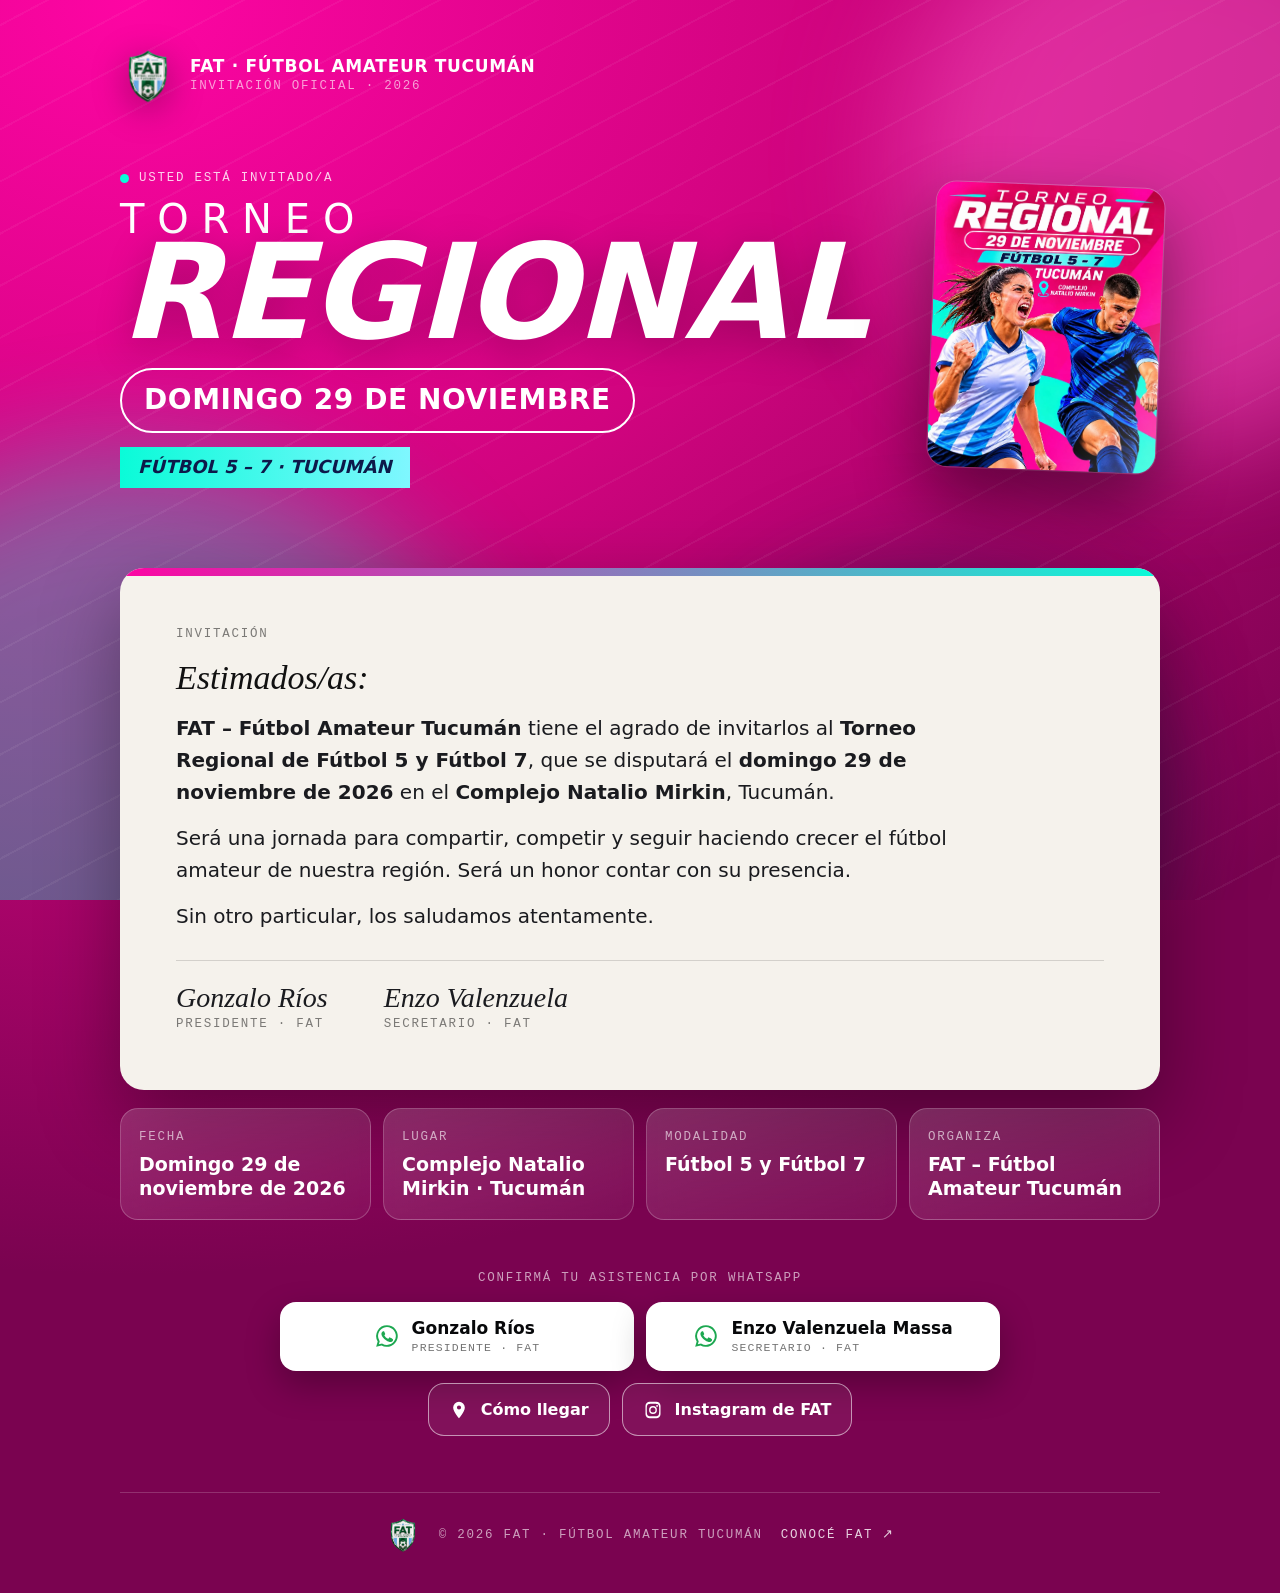
<file: invitacion/index.html>
<!DOCTYPE html>
<html lang="es">
<head>
<meta charset="utf-8">
<meta name="viewport" content="width=device-width, initial-scale=1, viewport-fit=cover">
<title>Invitación oficial · Torneo Regional · 29 de noviembre · FAT</title>
<meta name="description" content="FAT – Fútbol Amateur Tucumán tiene el agrado de invitarlos al Torneo Regional de Fútbol 5 y 7. Domingo 29 de noviembre de 2026, Complejo Natalio Mirkin, Tucumán.">
<meta name="robots" content="noindex, follow">
<meta name="referrer" content="strict-origin-when-cross-origin">
<meta name="theme-color" content="#d1047f">
<meta http-equiv="Content-Security-Policy" content="default-src 'none'; script-src 'self'; img-src 'self'; style-src 'self' 'unsafe-inline' https://fonts.googleapis.com; font-src https://fonts.gstatic.com; base-uri 'none'; form-action 'none'">
<link rel="canonical" href="https://futbolamateurtucuman.online/invitacion/">
<meta property="og:type" content="website">
<meta property="og:locale" content="es_AR">
<meta property="og:site_name" content="FAT · Fútbol Amateur Tucumán">
<meta property="og:title" content="Invitación oficial · Torneo Regional · 29 de noviembre">
<meta property="og:description" content="FAT te invita al Torneo Regional de Fútbol 5 y 7. Complejo Natalio Mirkin, Tucumán. Entrá para ver la invitación.">
<meta property="og:url" content="https://futbolamateurtucuman.online/invitacion/">
<meta property="og:image" content="https://futbolamateurtucuman.online/og-invitacion-torneo-regional.jpg">
<meta property="og:image:secure_url" content="https://futbolamateurtucuman.online/og-invitacion-torneo-regional.jpg">
<meta property="og:image:type" content="image/jpeg">
<meta property="og:image:width" content="1200">
<meta property="og:image:height" content="630">
<meta property="og:image:alt" content="Invitación oficial de FAT al Torneo Regional del 29 de noviembre en el Complejo Natalio Mirkin">
<meta name="twitter:card" content="summary_large_image">
<meta name="twitter:title" content="Invitación oficial · Torneo Regional · 29 de noviembre">
<meta name="twitter:description" content="FAT te invita al Torneo Regional de Fútbol 5 y 7. Complejo Natalio Mirkin, Tucumán.">
<meta name="twitter:image" content="https://futbolamateurtucuman.online/og-invitacion-torneo-regional.jpg">
<link rel="icon" href="../escudo-fat-3d.webp" type="image/webp">
<link rel="preconnect" href="https://fonts.googleapis.com">
<link rel="preconnect" href="https://fonts.gstatic.com" crossorigin>
<link rel="stylesheet" href="https://fonts.googleapis.com/css2?family=Archivo:wdth,wght@62..125,400..900&family=Instrument+Serif:ital@1&family=JetBrains+Mono:wght@500;700&display=swap">
<link rel="stylesheet" href="invitacion.css?v=1">
</head>
<body>
<div class="bg" aria-hidden="true"><span class="blob b1"></span><span class="blob b2"></span><span class="blob b3"></span><span class="stripes"></span></div>

<main class="wrap">
  <header class="brand reveal">
    <img src="../escudo-fat-3d.webp" alt="Escudo de FAT" width="64" height="64">
    <div>
      <p class="brand-name">FAT · Fútbol Amateur Tucumán</p>
      <p class="mono">Invitación oficial · 2026</p>
    </div>
  </header>

  <section class="hero">
    <div class="hero-text">
      <p class="mono kicker reveal"><span class="dot"></span>Usted está invitado/a</p>
      <h1 class="reveal">
        <span class="t1">Torneo</span>
        <span class="t2">Regional</span>
      </h1>
      <p class="date-pill reveal">Domingo 29 de noviembre</p>
      <p class="tag reveal">Fútbol 5 – 7 · Tucumán</p>
    </div>
    <figure class="flyer reveal">
      <picture>
        <source srcset="../flyer-torneo-regional-29-nov.webp" type="image/webp">
        <img src="../flyer-torneo-regional-29-nov.jpg" alt="Flyer del Torneo Regional: 29 de noviembre, Fútbol 5 y 7, Tucumán, Complejo Natalio Mirkin" width="1122" height="1402">
      </picture>
    </figure>
  </section>

  <article class="letter reveal">
    <p class="mono letter-kicker">Invitación</p>
    <p class="greeting" id="saludo">Estimados/as:</p>
    <p>
      <strong>FAT – Fútbol Amateur Tucumán</strong> tiene el agrado de invitarlos al
      <strong>Torneo Regional de Fútbol 5 y Fútbol 7</strong>, que se disputará el
      <strong>domingo 29 de noviembre de 2026</strong> en el
      <strong>Complejo Natalio Mirkin</strong>, Tucumán.
    </p>
    <p>
      Será una jornada para compartir, competir y seguir haciendo crecer el fútbol amateur
      de nuestra región. Será un honor contar con su presencia.
    </p>
    <p>Sin otro particular, los saludamos atentamente.</p>

    <div class="signs">
      <div><p class="sign-name">Gonzalo Ríos</p><p class="mono">Presidente · FAT</p></div>
      <div><p class="sign-name">Enzo Valenzuela</p><p class="mono">Secretario · FAT</p></div>
    </div>
  </article>

  <section class="details reveal" aria-label="Datos del evento">
    <div class="d"><p class="mono">Fecha</p><p class="v">Domingo 29 de noviembre de 2026</p></div>
    <div class="d"><p class="mono">Lugar</p><p class="v">Complejo Natalio Mirkin · Tucumán</p></div>
    <div class="d"><p class="mono">Modalidad</p><p class="v">Fútbol 5 y Fútbol 7</p></div>
    <div class="d"><p class="mono">Organiza</p><p class="v">FAT – Fútbol Amateur Tucumán</p></div>
  </section>

  <section class="actions reveal" aria-label="Confirmar asistencia">
    <p class="mono">Confirmá tu asistencia por WhatsApp</p>
    <div class="wa-grid">
      <a class="btn wa" rel="noopener noreferrer" target="_blank"
         href="https://wa.me/5493813323280?text=Hola%2C%20recib%C3%AD%20la%20invitaci%C3%B3n%20de%20FAT%20al%20Torneo%20Regional%20del%2029%20de%20noviembre%20y%20quiero%20confirmar%20asistencia."
         aria-label="Confirmar asistencia por WhatsApp con Gonzalo Ríos, Presidente de FAT">
        <svg viewBox="0 0 24 24" aria-hidden="true"><path d="M12 2a10 10 0 0 0-8.6 15.1L2 22l5-1.3A10 10 0 1 0 12 2Zm0 18.2a8.2 8.2 0 0 1-4.2-1.1l-.3-.2-3 .8.8-2.9-.2-.3A8.2 8.2 0 1 1 12 20.2Zm4.5-6.1c-.2-.1-1.5-.7-1.7-.8-.2-.1-.4-.1-.6.1l-.8 1c-.1.2-.3.2-.5.1a6.7 6.7 0 0 1-3.3-2.9c-.2-.4.2-.4.7-1.3.1-.2 0-.3 0-.4l-.8-1.8c-.2-.5-.4-.4-.6-.4h-.5a1 1 0 0 0-.7.3 3 3 0 0 0-.9 2.2 5.2 5.2 0 0 0 1.1 2.7 11.8 11.8 0 0 0 4.5 4c1.7.7 2.4.8 3.2.6.5-.1 1.5-.6 1.8-1.2.2-.6.2-1.1.1-1.2l-.5-.3Z"/></svg>
        <span><b>Gonzalo Ríos</b><small>Presidente · FAT</small></span>
      </a>
      <a class="btn wa" rel="noopener noreferrer" target="_blank"
         href="https://wa.me/5493815560086?text=Hola%2C%20recib%C3%AD%20la%20invitaci%C3%B3n%20de%20FAT%20al%20Torneo%20Regional%20del%2029%20de%20noviembre%20y%20quiero%20confirmar%20asistencia."
         aria-label="Confirmar asistencia por WhatsApp con Enzo Valenzuela Massa, Secretario de FAT">
        <svg viewBox="0 0 24 24" aria-hidden="true"><path d="M12 2a10 10 0 0 0-8.6 15.1L2 22l5-1.3A10 10 0 1 0 12 2Zm0 18.2a8.2 8.2 0 0 1-4.2-1.1l-.3-.2-3 .8.8-2.9-.2-.3A8.2 8.2 0 1 1 12 20.2Zm4.5-6.1c-.2-.1-1.5-.7-1.7-.8-.2-.1-.4-.1-.6.1l-.8 1c-.1.2-.3.2-.5.1a6.7 6.7 0 0 1-3.3-2.9c-.2-.4.2-.4.7-1.3.1-.2 0-.3 0-.4l-.8-1.8c-.2-.5-.4-.4-.6-.4h-.5a1 1 0 0 0-.7.3 3 3 0 0 0-.9 2.2 5.2 5.2 0 0 0 1.1 2.7 11.8 11.8 0 0 0 4.5 4c1.7.7 2.4.8 3.2.6.5-.1 1.5-.6 1.8-1.2.2-.6.2-1.1.1-1.2l-.5-.3Z"/></svg>
        <span><b>Enzo Valenzuela Massa</b><small>Secretario · FAT</small></span>
      </a>
    </div>
    <div class="row">
      <a class="btn ghost" rel="noopener noreferrer" target="_blank" href="https://www.google.com/maps/search/?api=1&amp;query=Complejo%20Natalio%20Mirkin%20Tucum%C3%A1n">
        <svg viewBox="0 0 24 24" aria-hidden="true"><path d="M12 2a7 7 0 0 0-7 7c0 5.2 7 13 7 13s7-7.8 7-13a7 7 0 0 0-7-7Zm0 9.5A2.5 2.5 0 1 1 12 6.5a2.5 2.5 0 0 1 0 5Z"/></svg>
        Cómo llegar
      </a>
      <a class="btn ghost" rel="noopener noreferrer" target="_blank" href="https://www.instagram.com/f.a.tucuman/">
        <svg viewBox="0 0 24 24" aria-hidden="true"><path d="M12 7.3A4.7 4.7 0 1 0 16.7 12 4.7 4.7 0 0 0 12 7.3Zm0 7.7a3 3 0 1 1 3-3 3 3 0 0 1-3 3Zm6-7.9a1.1 1.1 0 1 1-1.1-1.1A1.1 1.1 0 0 1 18 7.1ZM21 7a5.4 5.4 0 0 0-1.5-3.6A5.4 5.4 0 0 0 16 2H8a5.4 5.4 0 0 0-3.6 1.5A5.4 5.4 0 0 0 3 7v10a5.4 5.4 0 0 0 1.5 3.6A5.4 5.4 0 0 0 8 22h8a5.4 5.4 0 0 0 3.6-1.5A5.4 5.4 0 0 0 21 17V7Zm-2 10.3a3.3 3.3 0 0 1-1.9 1.9c-1.3.5-4.4.4-5.1.4s-3.8.1-5.1-.4A3.3 3.3 0 0 1 5 17.3c-.5-1.3-.4-4.4-.4-5.3s-.1-4 .4-5.3A3.3 3.3 0 0 1 6.9 4.8c1.3-.5 4.4-.4 5.1-.4s3.8-.1 5.1.4A3.3 3.3 0 0 1 19 6.7c.5 1.3.4 4.4.4 5.3s.1 4-.4 5.3Z"/></svg>
        Instagram de FAT
      </a>
    </div>
  </section>

  <footer class="foot">
    <img src="../escudo-fat-3d.webp" alt="" width="40" height="40">
    <p class="mono">© 2026 FAT · Fútbol Amateur Tucumán</p>
    <a class="mono" href="/">Conocé FAT ↗</a>
  </footer>
</main>

<script src="invitacion.js?v=1"></script>
</body>
</html>
</file>
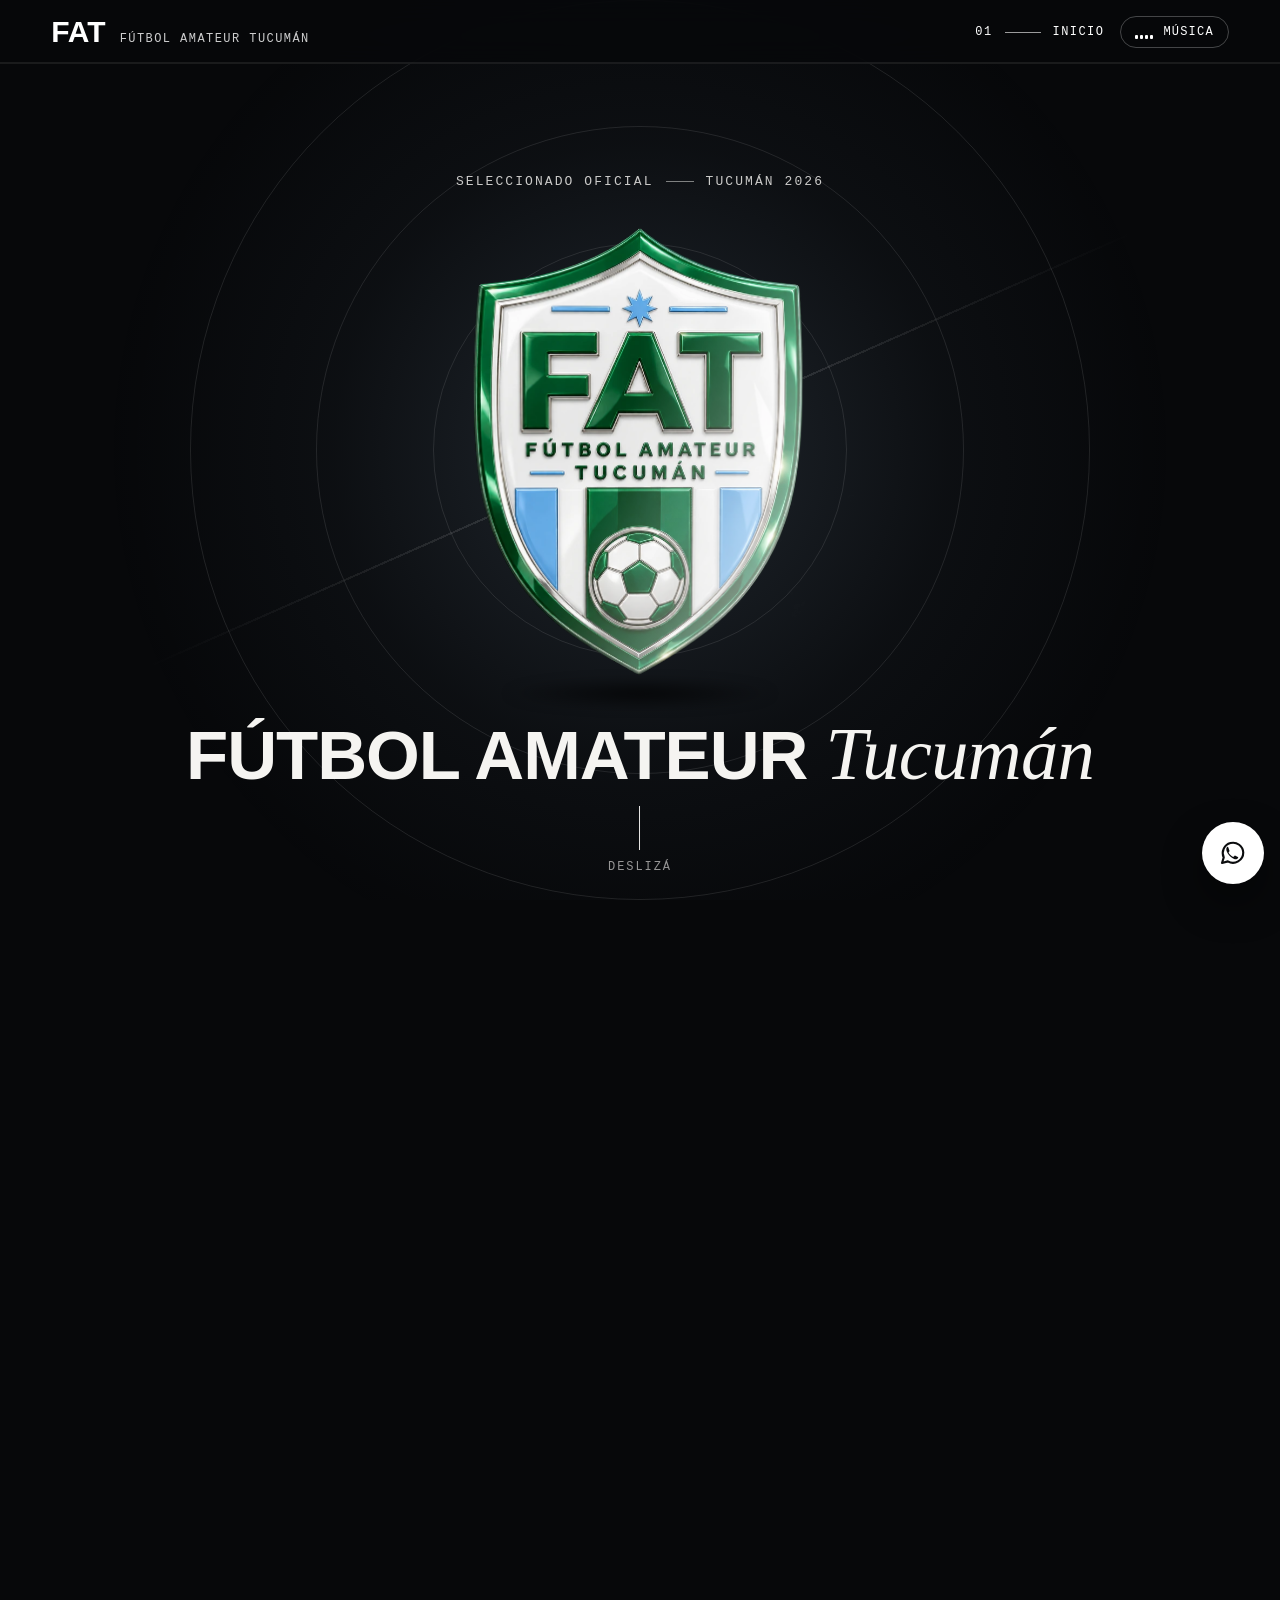
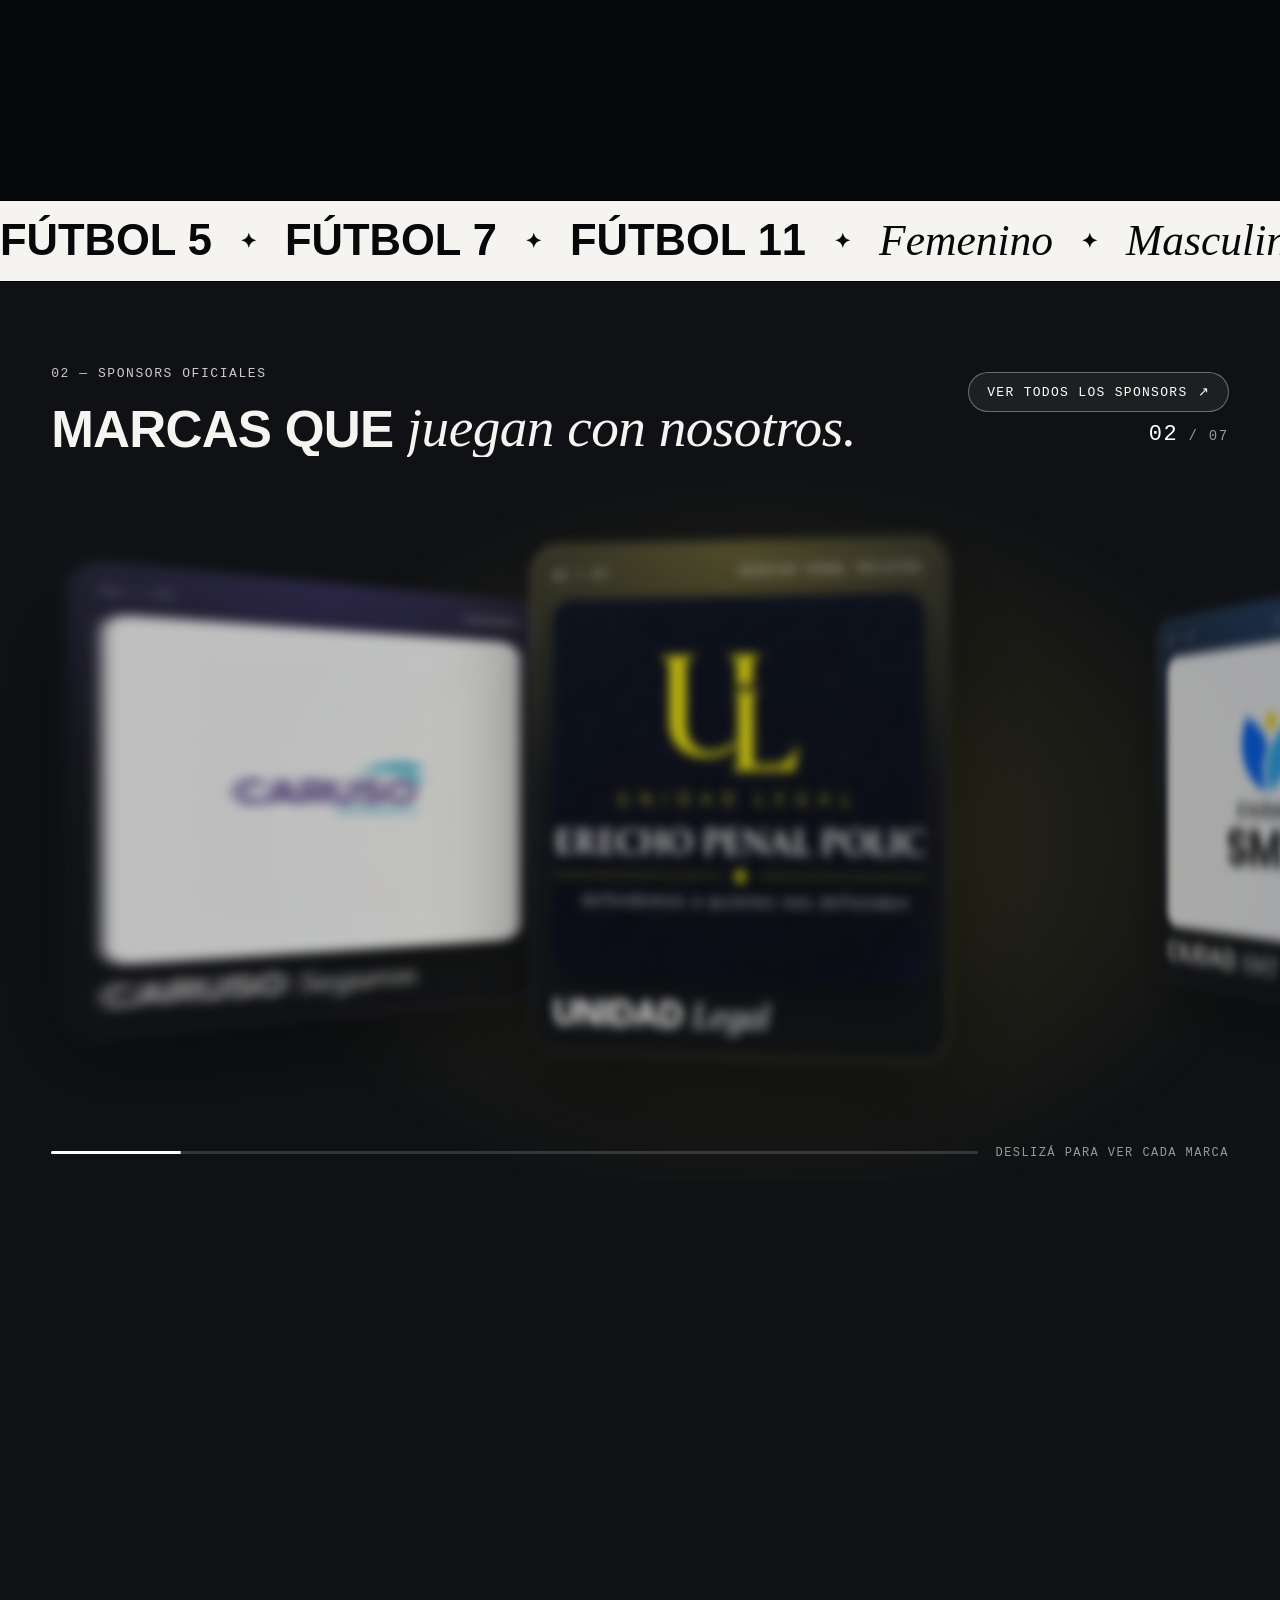
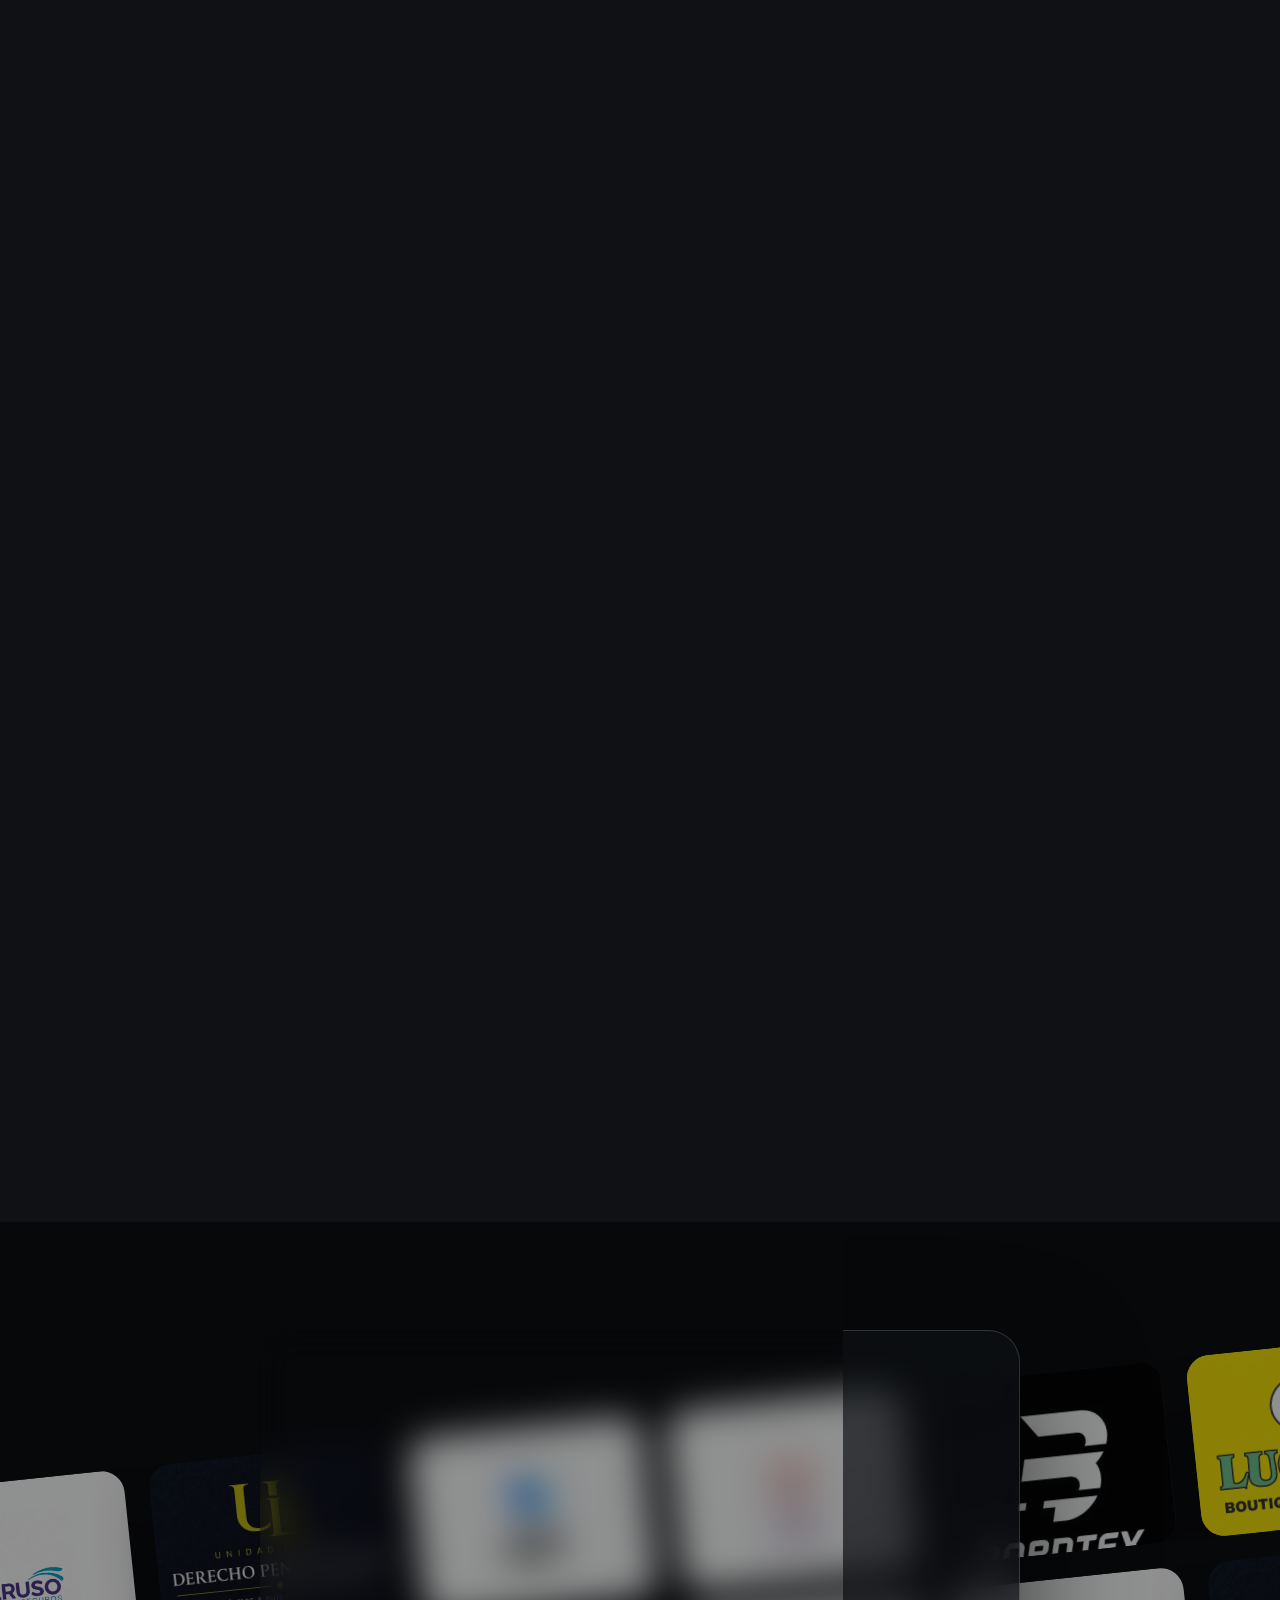
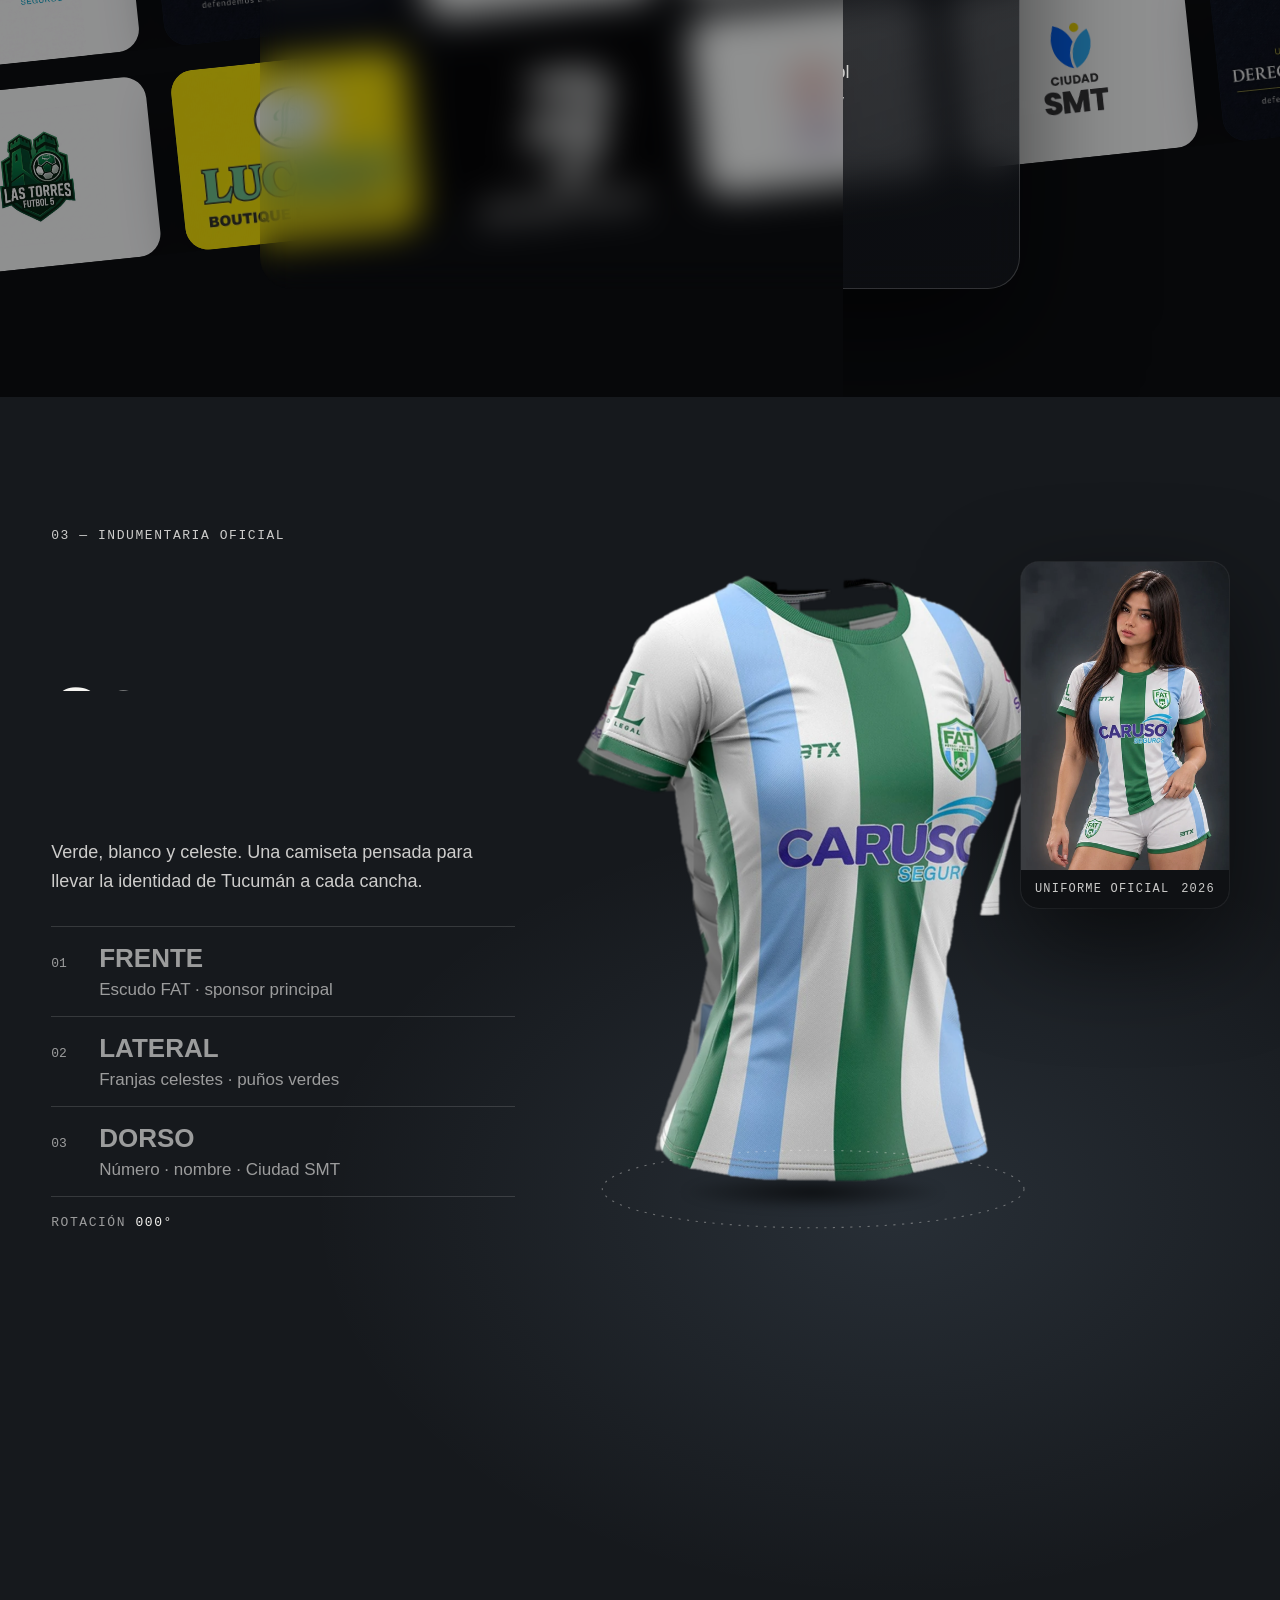
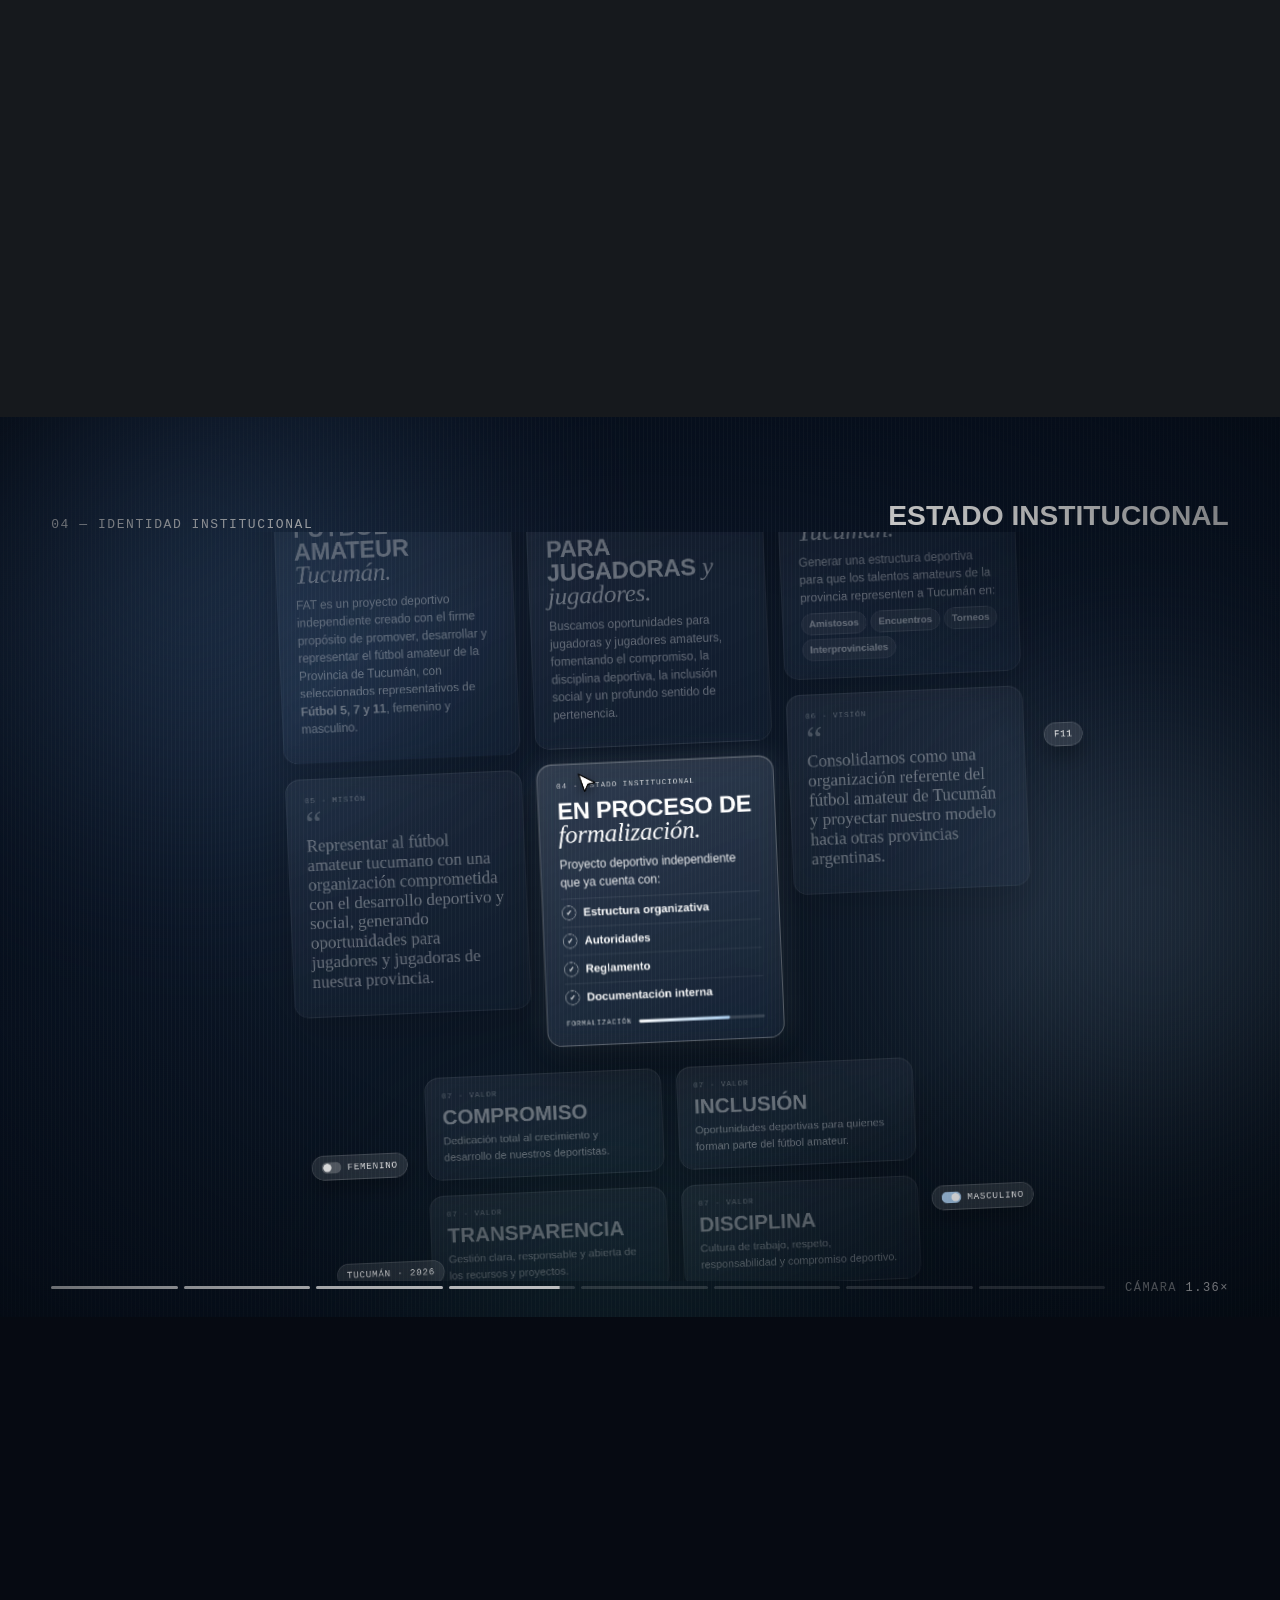
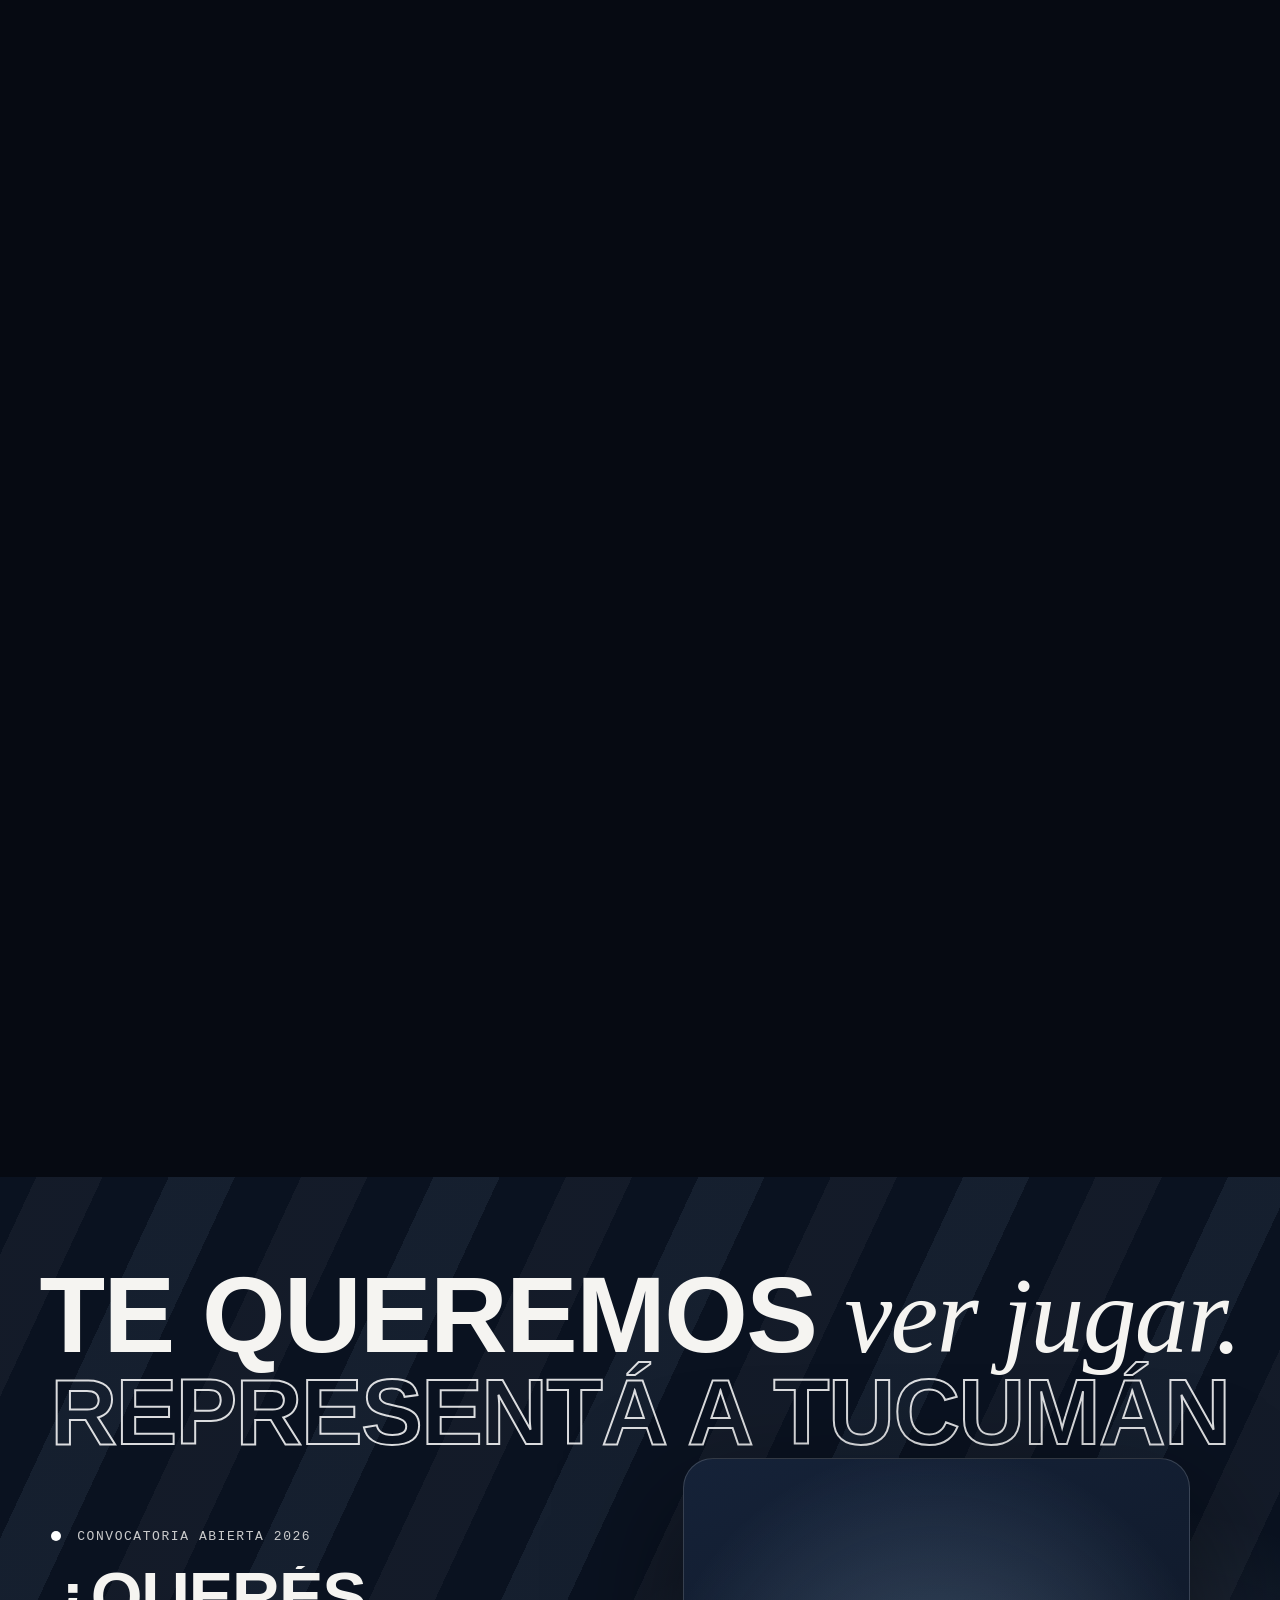
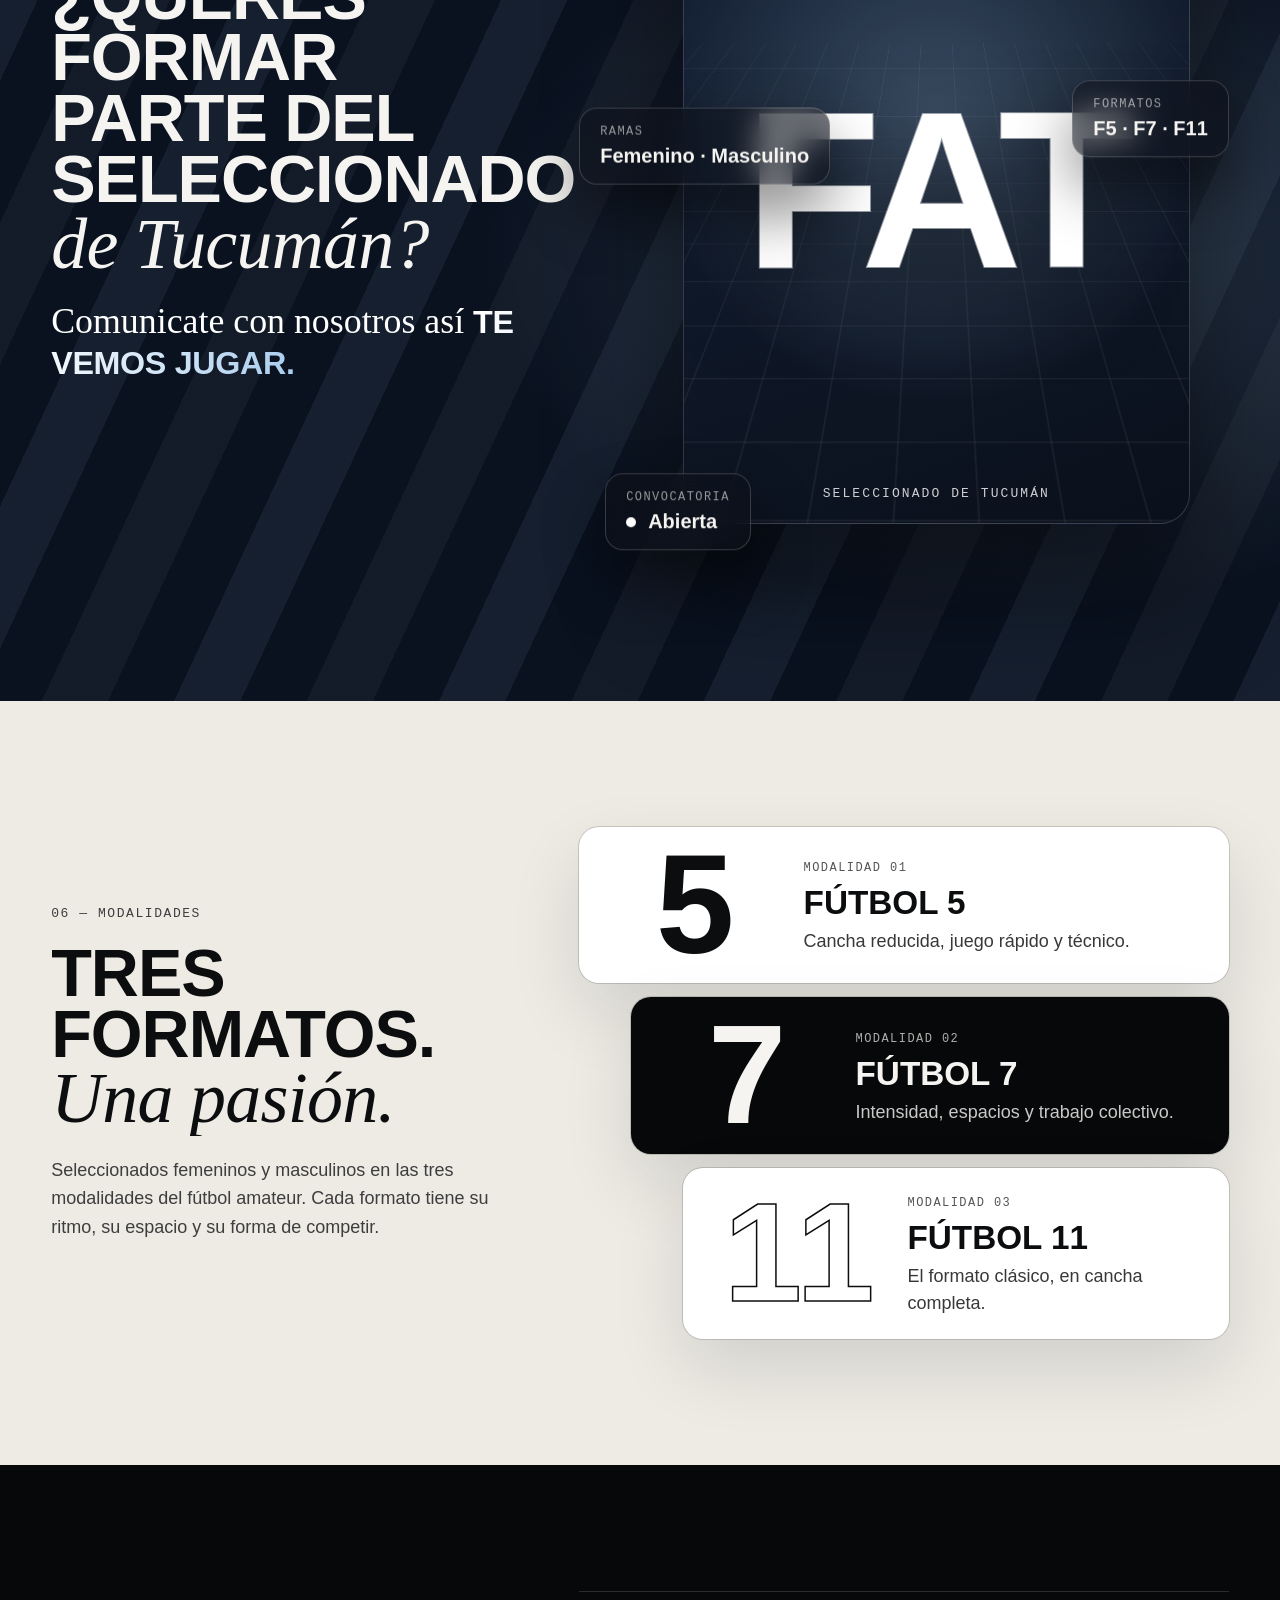
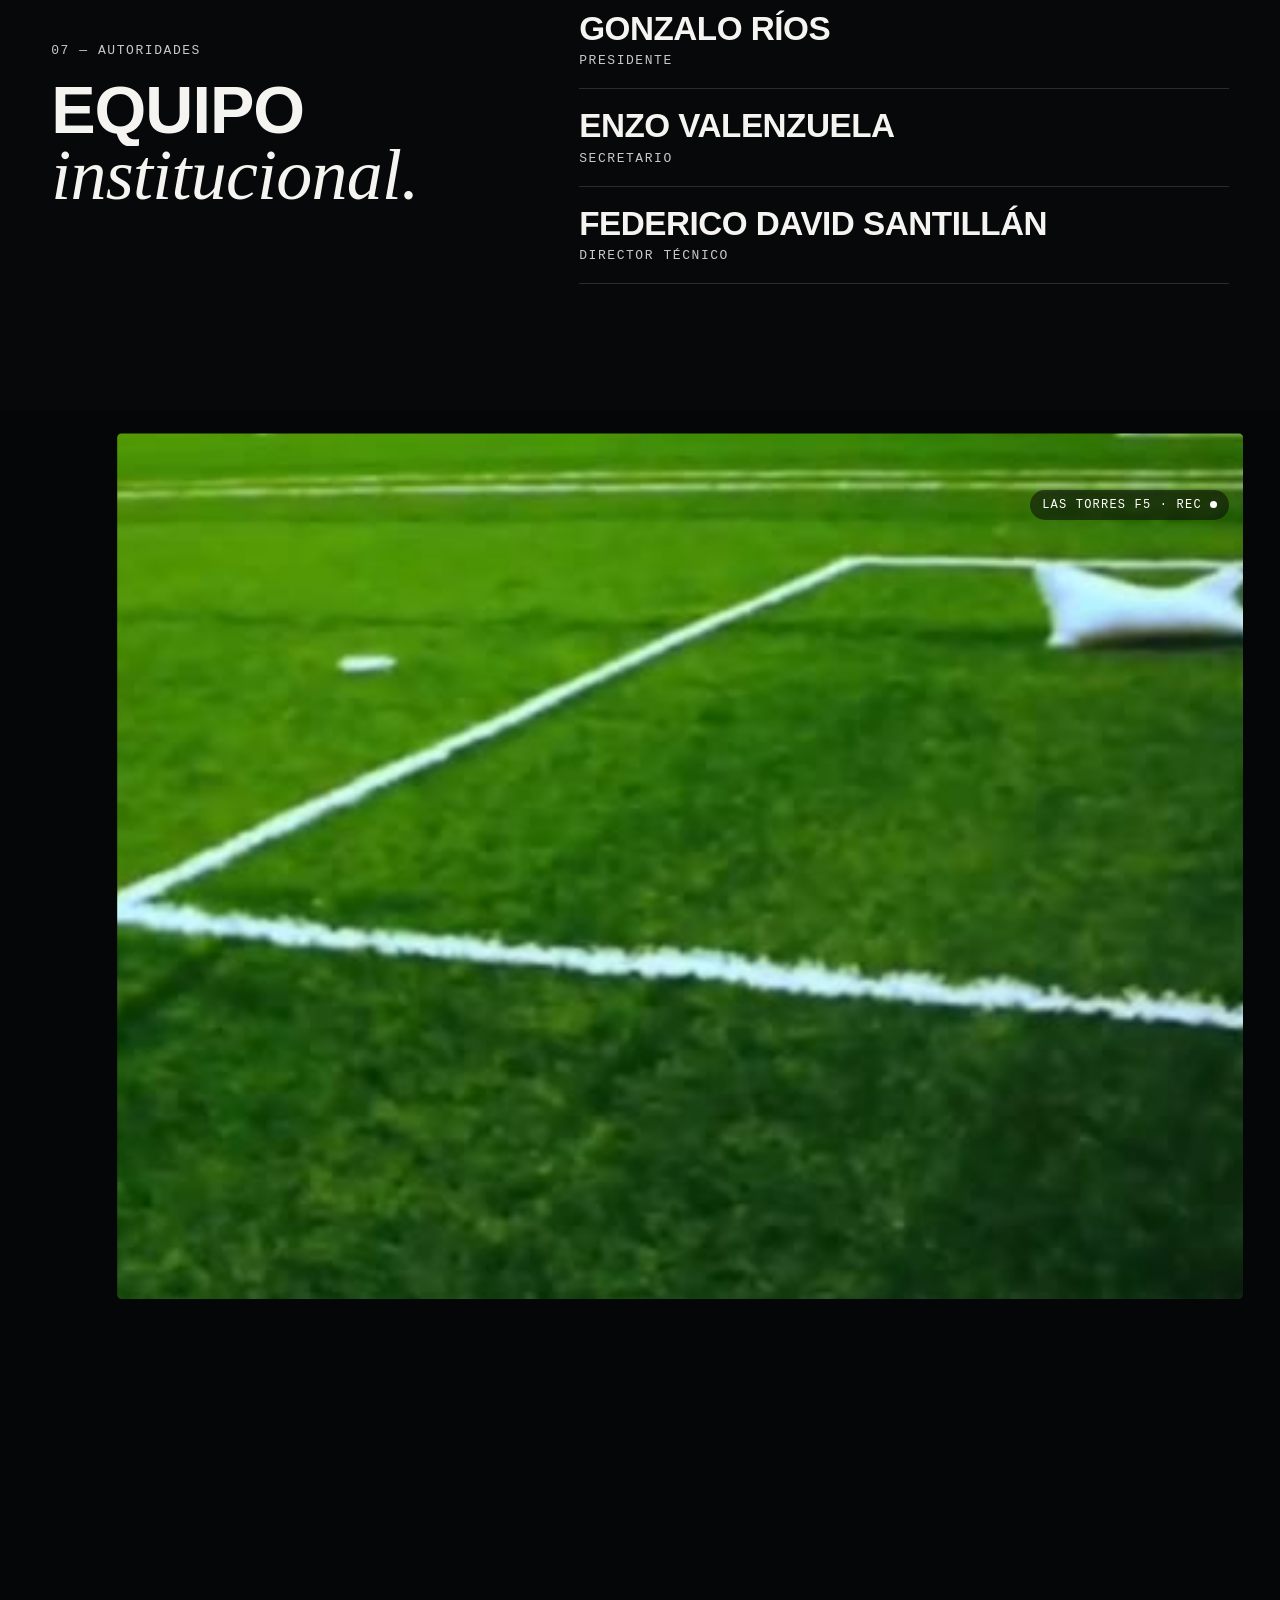
<file: jugadores/index.html>
<!DOCTYPE html>
<html lang="es">
<head>
<meta charset="utf-8">
<meta name="viewport" content="width=device-width, initial-scale=1">
<title>Quiero unirme como jugador / jugadora · FAT</title>
<meta name="description" content="Convocatoria abierta 2026: sumate al seleccionado de Fútbol Amateur Tucumán. Entrá y comunicate por WhatsApp.">
<meta name="robots" content="noindex, follow">
<meta http-equiv="Content-Security-Policy" content="default-src 'none'; script-src 'self'; img-src 'self'; style-src 'unsafe-inline'; base-uri 'none'; form-action 'none'">
<link rel="canonical" href="https://futbolamateurtucuman.online/#convocatoria">
<meta property="og:type" content="website">
<meta property="og:locale" content="es_AR">
<meta property="og:site_name" content="FAT · Fútbol Amateur Tucumán">
<meta property="og:title" content="Quiero unirme como jugador / jugadora · FAT">
<meta property="og:description" content="Convocatoria abierta 2026. Entrá al link y comunicate con nosotros por WhatsApp.">
<meta property="og:url" content="https://futbolamateurtucuman.online/jugadores/">
<meta property="og:image" content="https://futbolamateurtucuman.online/og-jugadores.jpg">
<meta property="og:image:secure_url" content="https://futbolamateurtucuman.online/og-jugadores.jpg">
<meta property="og:image:type" content="image/jpeg">
<meta property="og:image:width" content="1200">
<meta property="og:image:height" content="630">
<meta property="og:image:alt" content="Escudo de FAT: Quiero unirme como jugador / jugadora">
<meta name="twitter:card" content="summary_large_image">
<meta name="twitter:title" content="Quiero unirme como jugador / jugadora · FAT">
<meta name="twitter:description" content="Convocatoria abierta 2026. Entrá al link y comunicate con nosotros por WhatsApp.">
<meta name="twitter:image" content="https://futbolamateurtucuman.online/og-jugadores.jpg">
<link rel="icon" href="../escudo-fat-3d.webp" type="image/webp">
<style>body{margin:0;min-height:100vh;display:grid;place-items:center;background:#fff;font-family:system-ui,sans-serif;color:#0e2818;text-align:center}a{color:#126e34;font-weight:700}</style>
</head>
<body>
<p><img src="../escudo-fat.jpg" alt="FAT" width="120"><br>Entrando a la convocatoria…<br><a href="/#convocatoria">Tocá acá si no avanza</a></p>
<script src="go.js"></script>
</body>
</html>
</file>
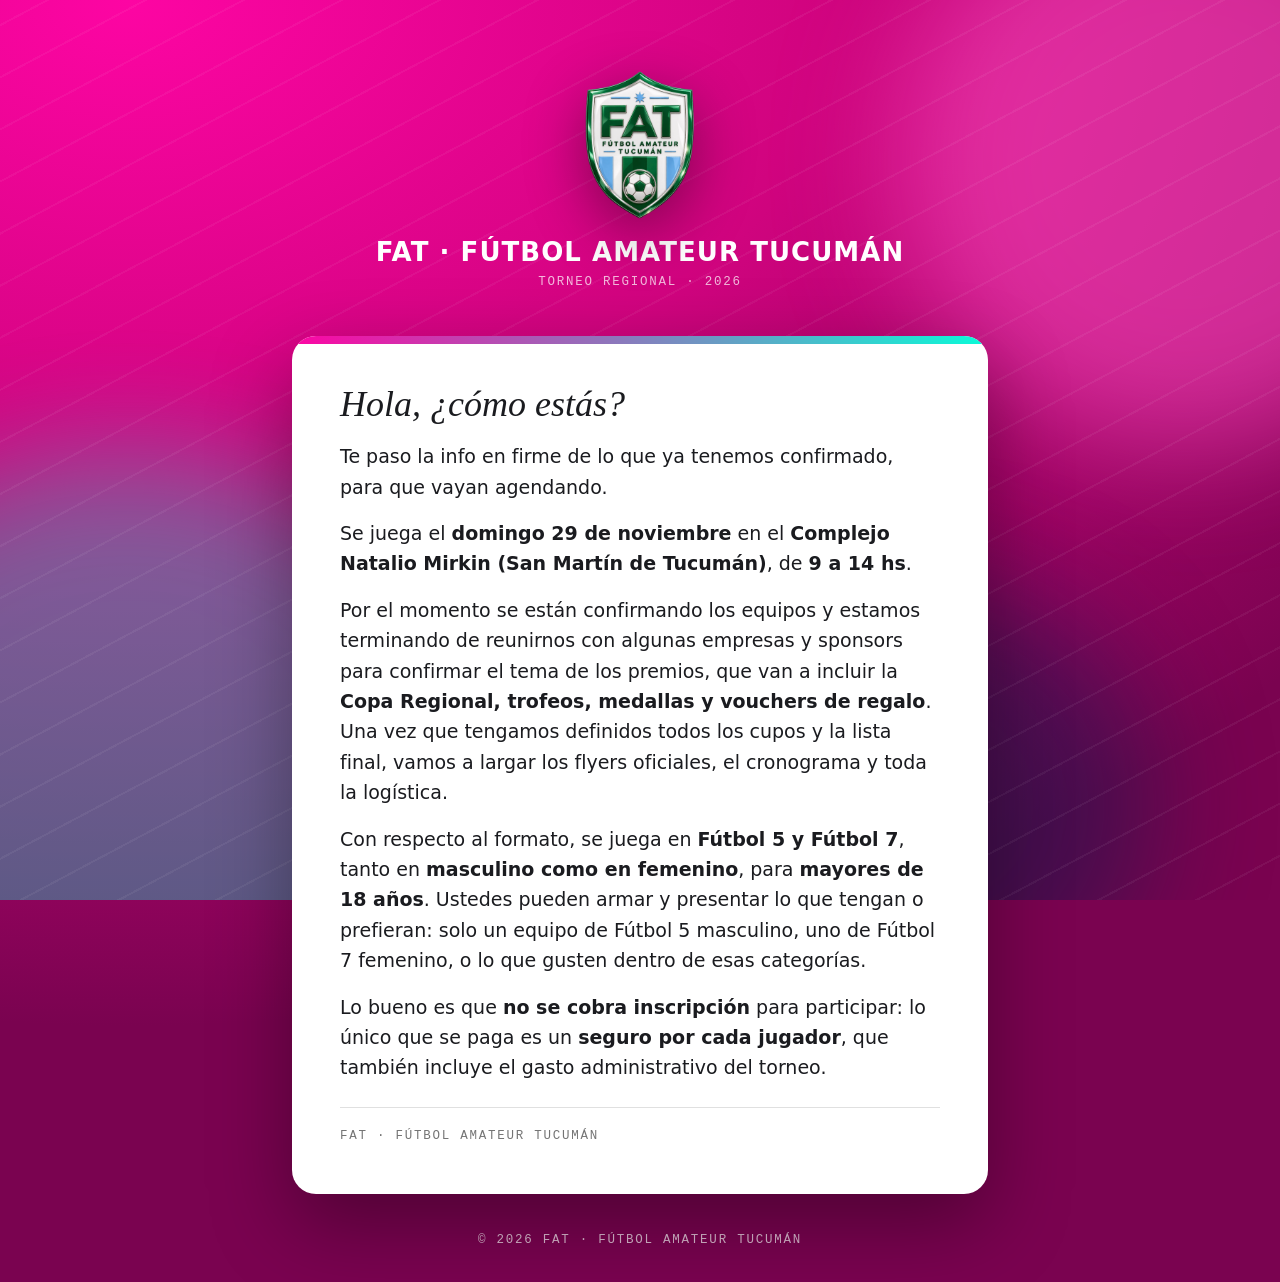
<file: regional/index.html>
<!DOCTYPE html>
<html lang="es" prefix="og: https://ogp.me/ns#">
<head>
<meta charset="utf-8">
<meta property="og:title" content="Torneo Regional 29/11 · Información confirmada · FAT">
<meta property="og:description" content="Complejo Natalio Mirkin (San Martín de Tucumán), de 9 a 14 hs. Fútbol 5 y 7, masculino y femenino, mayores de 18.">
<meta property="og:image" content="https://futbolamateurtucuman.online/og-regional-info.jpg">
<meta property="og:image:secure_url" content="https://futbolamateurtucuman.online/og-regional-info.jpg">
<meta property="og:image:type" content="image/jpeg">
<meta property="og:image:width" content="1200">
<meta property="og:image:height" content="630">
<meta property="og:image:alt" content="FAT · Torneo Regional 29 de noviembre · Información confirmada">
<meta property="og:url" content="https://futbolamateurtucuman.online/regional/">
<meta property="og:type" content="website">
<meta property="og:locale" content="es_AR">
<meta property="og:site_name" content="FAT · Fútbol Amateur Tucumán">
<meta name="twitter:card" content="summary_large_image">
<meta name="twitter:image" content="https://futbolamateurtucuman.online/og-regional-info.jpg">
<title>Torneo Regional 29/11 · Información confirmada · FAT</title>
<meta name="description" content="Información confirmada del Torneo Regional de FAT: 29 de noviembre, Complejo Natalio Mirkin, de 9 a 14 hs.">
<meta name="viewport" content="width=device-width, initial-scale=1, viewport-fit=cover">
<meta name="robots" content="noindex, follow">
<meta name="referrer" content="strict-origin-when-cross-origin">
<meta name="color-scheme" content="only light">
<meta name="theme-color" content="#d1047f">
<meta http-equiv="Content-Security-Policy" content="default-src 'none'; img-src 'self'; style-src 'self' https://fonts.googleapis.com; font-src https://fonts.gstatic.com; base-uri 'none'; form-action 'none'">
<link rel="icon" href="../escudo-fat-3d.webp" type="image/webp">
<link rel="preconnect" href="https://fonts.googleapis.com">
<link rel="preconnect" href="https://fonts.gstatic.com" crossorigin>
<link rel="stylesheet" href="https://fonts.googleapis.com/css2?family=Archivo:wdth,wght@62..125,400..900&family=Instrument+Serif:ital@1&family=JetBrains+Mono:wght@500;700&display=swap">
<link rel="stylesheet" href="regional.css?v=1">
</head>
<body>
<div class="bg" aria-hidden="true"><span class="blob b1"></span><span class="blob b2"></span><span class="blob b3"></span><span class="stripes"></span></div>

<main class="wrap">
  <header class="logo">
    <img src="../escudo-fat-3d.webp" alt="Escudo de FAT" width="160" height="160">
    <p class="brand">FAT · Fútbol Amateur Tucumán</p>
    <p class="mono">Torneo Regional · 2026</p>
  </header>

  <article class="msg">
    <p class="greeting">Hola, ¿cómo estás?</p>
    <p>Te paso la info en firme de lo que ya tenemos confirmado, para que vayan agendando.</p>
    <p>
      Se juega el <strong>domingo 29 de noviembre</strong> en el
      <strong>Complejo Natalio Mirkin (San Martín de Tucumán)</strong>, de <strong>9 a 14 hs</strong>.
    </p>
    <p>
      Por el momento se están confirmando los equipos y estamos terminando de reunirnos con algunas empresas
      y sponsors para confirmar el tema de los premios, que van a incluir la <strong>Copa Regional, trofeos,
      medallas y vouchers de regalo</strong>. Una vez que tengamos definidos todos los cupos y la lista final,
      vamos a largar los flyers oficiales, el cronograma y toda la logística.
    </p>
    <p>
      Con respecto al formato, se juega en <strong>Fútbol 5 y Fútbol 7</strong>, tanto en
      <strong>masculino como en femenino</strong>, para <strong>mayores de 18 años</strong>. Ustedes pueden
      armar y presentar lo que tengan o prefieran: solo un equipo de Fútbol 5 masculino, uno de Fútbol 7
      femenino, o lo que gusten dentro de esas categorías.
    </p>
    <p>
      Lo bueno es que <strong>no se cobra inscripción</strong> para participar: lo único que se paga es un
      <strong>seguro por cada jugador</strong>, que también incluye el gasto administrativo del torneo.
    </p>
    <p class="sign">FAT · Fútbol Amateur Tucumán</p>
  </article>

  <footer class="foot">
    <p class="mono">© 2026 FAT · Fútbol Amateur Tucumán</p>
  </footer>
</main>
</body>
</html>
</file>
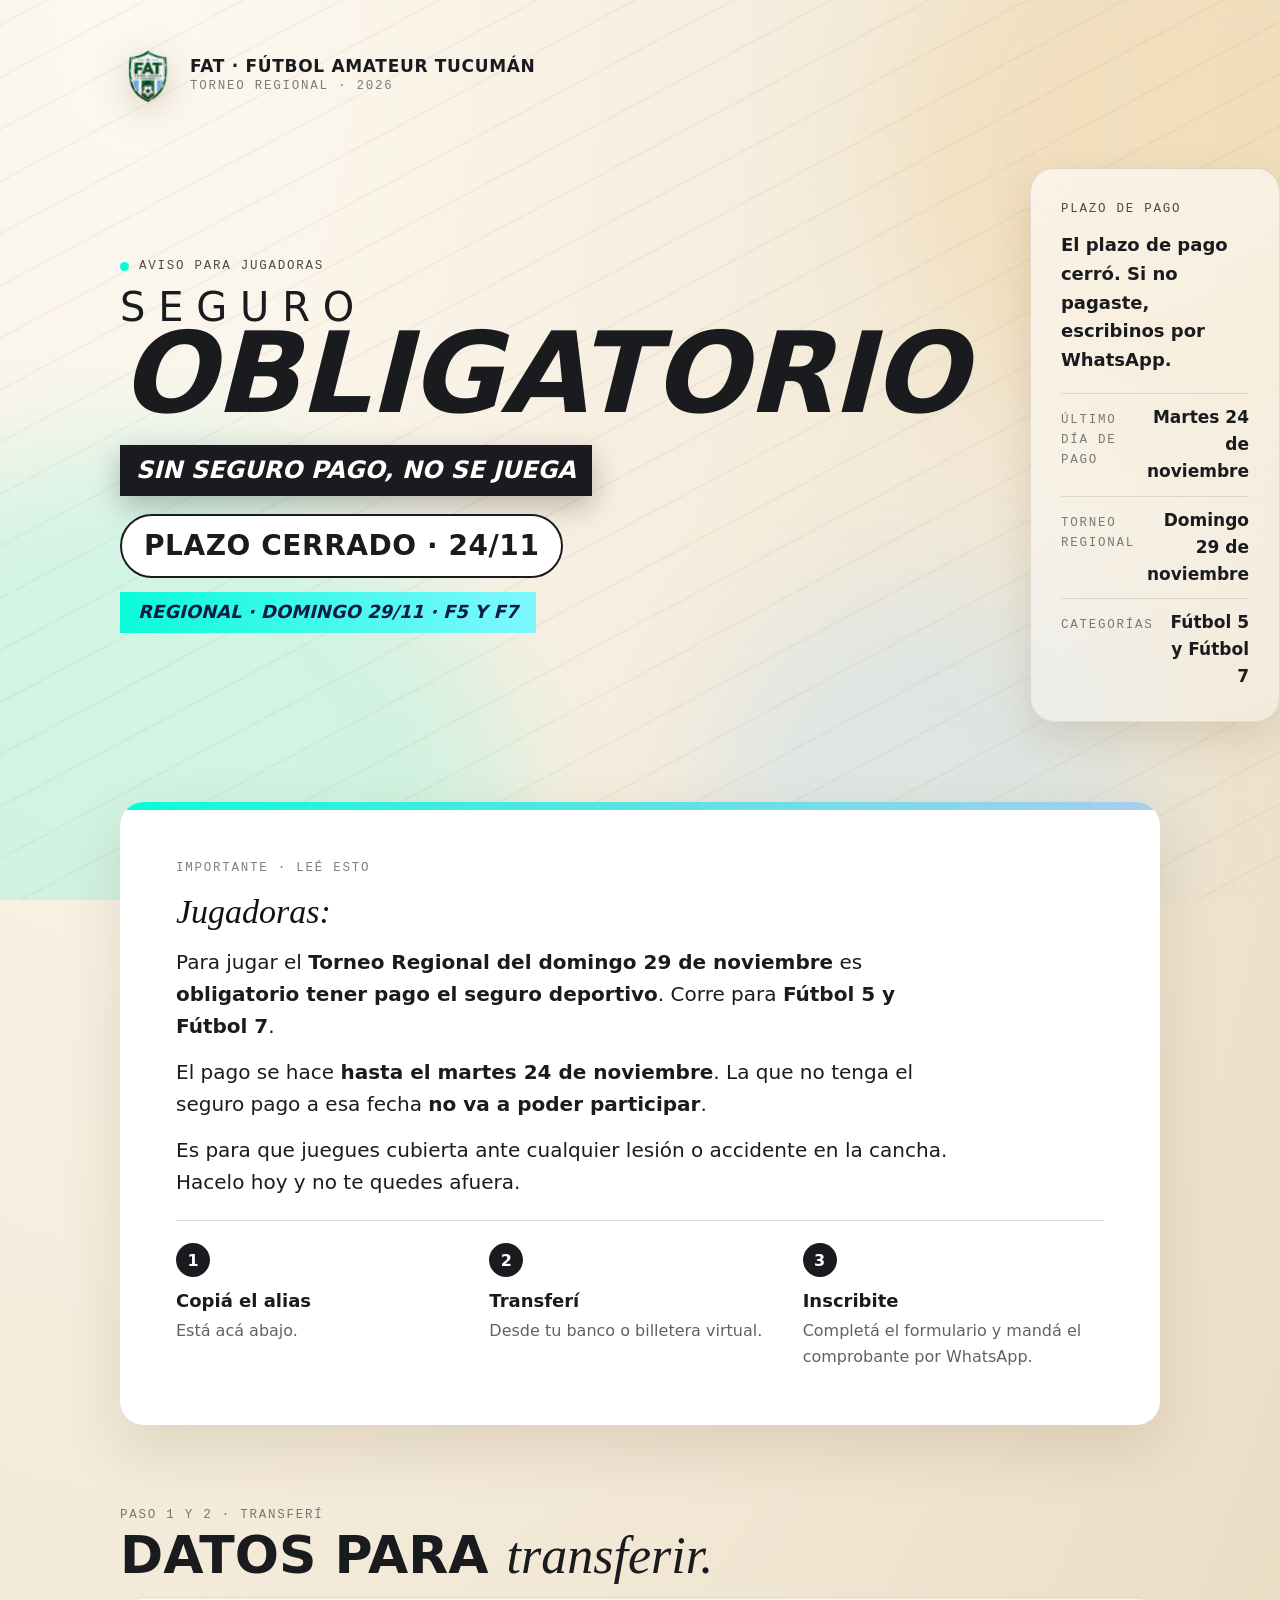
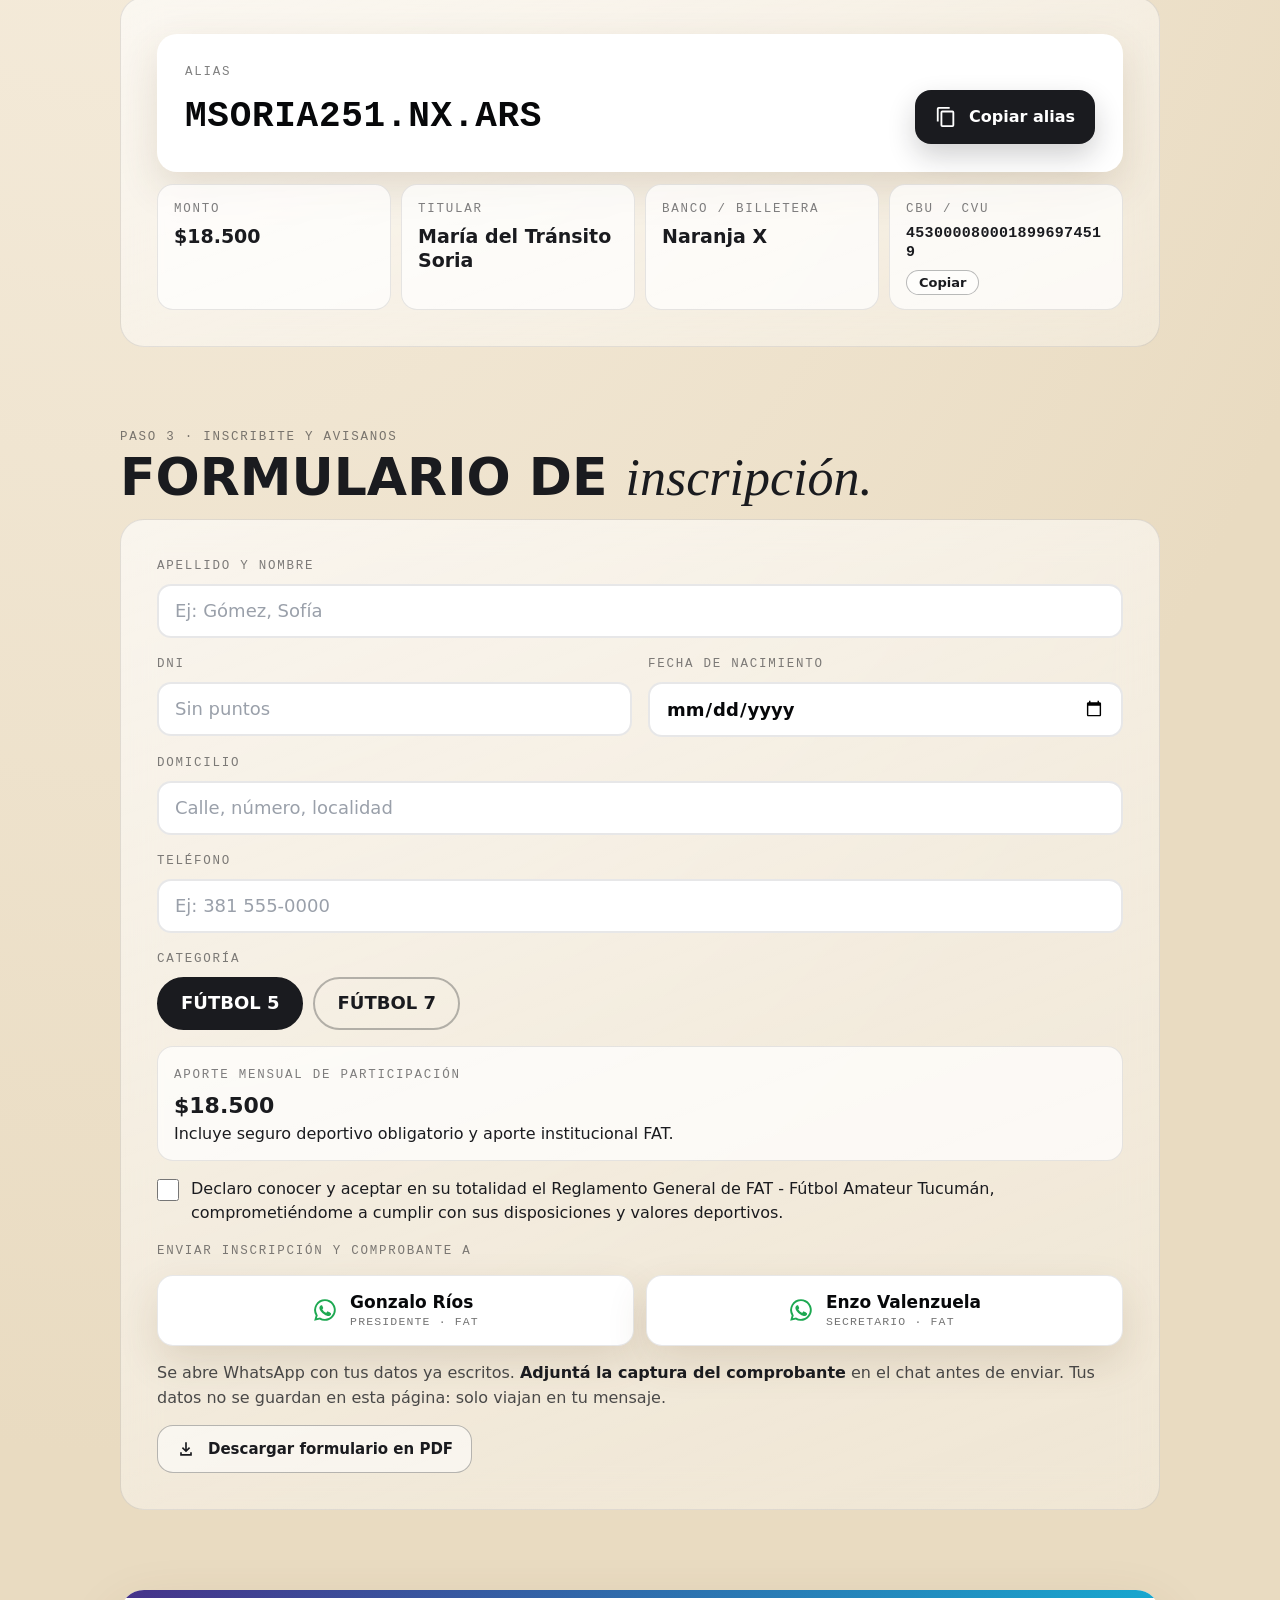
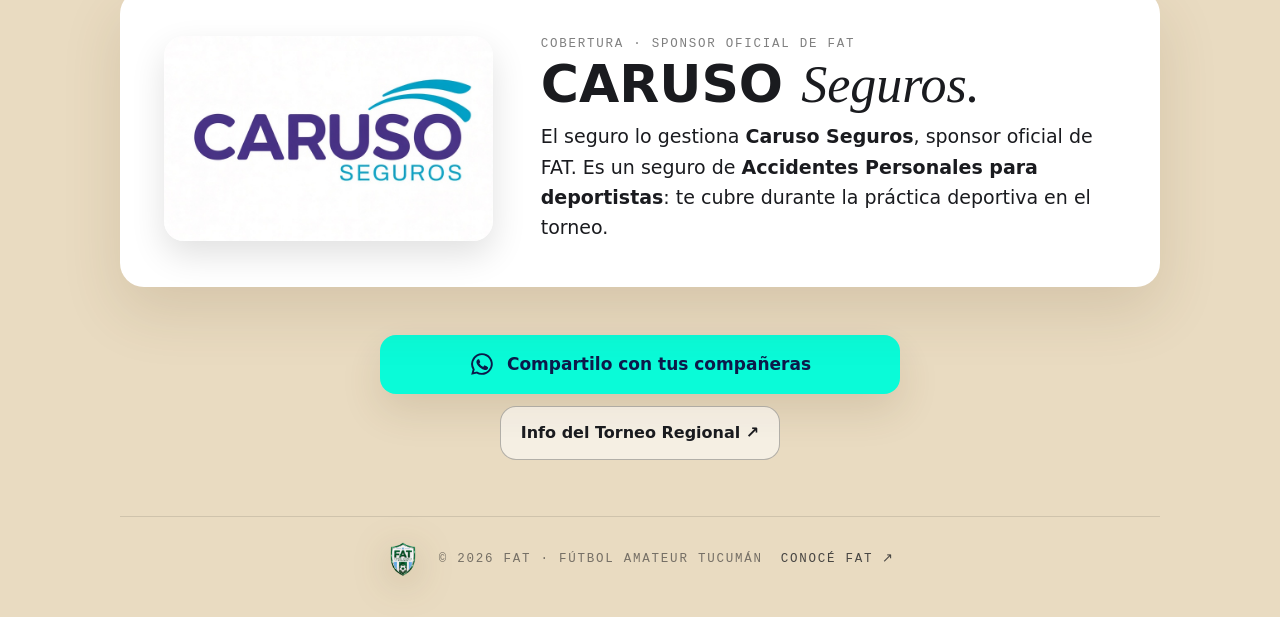
<file: seguro/index.html>
<!DOCTYPE html>
<html lang="es" class="theme-crema" prefix="og: https://ogp.me/ns#">
<head>
<meta charset="utf-8">
<meta property="og:title" content="Jugadoras: seguro obligatorio para el Torneo Regional 29/11 · FAT">
<meta property="og:description" content="Para jugar el Regional (F5 y F7) tenés que tener pago el seguro. Pagás hasta el martes 24/11. Entrá, copiá el alias y mandá tu comprobante.">
<meta property="og:image" content="https://futbolamateurtucuman.online/og-seguro-regional.jpg?v=2">
<meta property="og:image:secure_url" content="https://futbolamateurtucuman.online/og-seguro-regional.jpg?v=2">
<meta property="og:image:type" content="image/jpeg">
<meta property="og:image:width" content="1200">
<meta property="og:image:height" content="630">
<meta property="og:image:alt" content="FAT · Seguro obligatorio para jugar el Torneo Regional del 29 de noviembre. Pagás hasta el martes 24/11.">
<meta property="og:url" content="https://futbolamateurtucuman.online/seguro/">
<meta property="og:type" content="website">
<meta property="og:locale" content="es_AR">
<meta property="og:site_name" content="FAT · Fútbol Amateur Tucumán">
<meta name="twitter:card" content="summary_large_image">
<meta name="twitter:title" content="Jugadoras: seguro obligatorio · Torneo Regional 29/11">
<meta name="twitter:description" content="Pagás hasta el martes 24/11 · Fútbol 5 y Fútbol 7.">
<meta name="twitter:image" content="https://futbolamateurtucuman.online/og-seguro-regional.jpg?v=2">
<link rel="image_src" href="https://futbolamateurtucuman.online/og-seguro-regional.jpg?v=2">
<title>Seguro obligatorio · Torneo Regional 29/11 · FAT</title>
<meta name="description" content="Jugadoras de FAT: para jugar el Torneo Regional del 29 de noviembre (Fútbol 5 y 7) es obligatorio tener pago el seguro. Fecha límite: martes 24 de noviembre.">
<meta name="viewport" content="width=device-width, initial-scale=1, viewport-fit=cover">
<meta name="robots" content="noindex, follow">
<meta name="referrer" content="strict-origin-when-cross-origin">
<meta name="color-scheme" content="only light">
<meta name="theme-color" content="#f5ecdc">
<meta http-equiv="Content-Security-Policy" content="default-src 'none'; script-src 'self'; img-src 'self'; style-src 'self' 'unsafe-inline' https://fonts.googleapis.com; font-src https://fonts.gstatic.com; base-uri 'none'; form-action 'none'">
<link rel="icon" href="../escudo-fat-3d.webp" type="image/webp">
<link rel="preconnect" href="https://fonts.googleapis.com">
<link rel="preconnect" href="https://fonts.gstatic.com" crossorigin>
<link rel="stylesheet" href="https://fonts.googleapis.com/css2?family=Archivo:wdth,wght@62..125,400..900&family=Instrument+Serif:ital@1&family=JetBrains+Mono:wght@500;700&display=swap">
<link rel="stylesheet" href="seguro.css?v=6">
</head>
<body>
<div class="bg" aria-hidden="true"><span class="blob b1"></span><span class="blob b2"></span><span class="blob b3"></span><span class="stripes"></span></div>

<main class="wrap">
  <header class="brand reveal">
    <img src="../escudo-fat-3d.webp" alt="Escudo de FAT" width="64" height="64">
    <div>
      <p class="brand-name">FAT · Fútbol Amateur Tucumán</p>
      <p class="mono">Torneo Regional · 2026</p>
    </div>
  </header>

  <!-- 1 · Aviso principal -->
  <section class="hero">
    <div class="hero-text">
      <p class="mono kicker reveal"><span class="dot"></span>Aviso para jugadoras</p>
      <h1 class="reveal">
        <span class="t1">Seguro</span>
        <span class="t2">Obligatorio</span>
      </h1>
      <p class="local reveal">Sin seguro pago, no se juega</p><br>
      <p class="date-pill reveal" id="deadline-pill">Pagás hasta el martes 24/11</p>
      <p class="tag reveal">Regional · Domingo 29/11 · F5 y F7</p>
    </div>

    <aside class="count reveal" aria-live="polite">
      <p class="mono count-label" id="count-label">El pago cierra en</p>
      <div class="count-grid" id="count-grid">
        <div><b id="cd-d">--</b><span>días</span></div>
        <div><b id="cd-h">--</b><span>horas</span></div>
        <div><b id="cd-m">--</b><span>min</span></div>
      </div>
      <p class="count-closed" id="count-closed" hidden>El plazo de pago cerró. Si no pagaste, escribinos por WhatsApp.</p>
      <ul class="count-facts">
        <li><span class="mono">Último día de pago</span><b>Martes 24 de noviembre</b></li>
        <li><span class="mono">Torneo Regional</span><b>Domingo 29 de noviembre</b></li>
        <li><span class="mono">Categorías</span><b>Fútbol 5 y Fútbol 7</b></li>
      </ul>
    </aside>
  </section>

  <!-- 2 · Mensaje -->
  <article class="letter reveal">
    <p class="mono letter-kicker">Importante · Leé esto</p>
    <p class="greeting">Jugadoras:</p>
    <p>
      Para jugar el <strong>Torneo Regional del domingo 29 de noviembre</strong> es
      <strong>obligatorio tener pago el seguro deportivo</strong>. Corre para
      <strong>Fútbol 5 y Fútbol 7</strong>.
    </p>
    <p>
      El pago se hace <strong>hasta el martes 24 de noviembre</strong>. La que no tenga el seguro pago
      a esa fecha <strong>no va a poder participar</strong>.
    </p>
    <p>Es para que juegues cubierta ante cualquier lesión o accidente en la cancha. Hacelo hoy y no te quedes afuera.</p>

    <ol class="steps">
      <li><b>Copiá el alias</b><span>Está acá abajo.</span></li>
      <li><b>Transferí</b><span>Desde tu banco o billetera virtual.</span></li>
      <li><b>Inscribite</b><span>Completá el formulario y mandá el comprobante por WhatsApp.</span></li>
    </ol>
  </article>

  <!-- 3 · Datos para transferir -->
  <section class="pay reveal" id="pagar" aria-labelledby="pay-title">
    <div class="pay-head">
      <p class="mono">Paso 1 y 2 · Transferí</p>
      <h2 id="pay-title">Datos para <em>transferir.</em></h2>
    </div>

    <div class="pay-card">
      <div class="alias-box">
        <p class="mono">Alias</p>
        <p class="alias" id="alias-value">Se publica en breve</p>
        <button class="btn copy" type="button" id="copy-alias" data-copy="alias" hidden>
          <svg viewBox="0 0 24 24" aria-hidden="true"><path d="M16 1H4a2 2 0 0 0-2 2v14h2V3h12V1Zm3 4H8a2 2 0 0 0-2 2v14a2 2 0 0 0 2 2h11a2 2 0 0 0 2-2V7a2 2 0 0 0-2-2Zm0 16H8V7h11v14Z"/></svg>
          <span>Copiar alias</span>
        </button>
      </div>

      <dl class="pay-data" id="pay-data">
        <div data-field="monto" hidden><dt class="mono">Monto</dt><dd id="pd-monto"></dd></div>
        <div data-field="titular" hidden><dt class="mono">Titular</dt><dd id="pd-titular"></dd></div>
        <div data-field="banco" hidden><dt class="mono">Banco / billetera</dt><dd id="pd-banco"></dd></div>
        <div data-field="cbu" hidden>
          <dt class="mono">CBU / CVU</dt>
          <dd><span id="pd-cbu" class="cbu"></span>
            <button class="mini" type="button" data-copy="cbu">Copiar</button></dd>
        </div>
      </dl>

      <p class="pay-note" id="pay-pending">El alias todavía no está cargado. Pedilo por WhatsApp y te lo pasamos.</p>
      <noscript><p class="pay-note">Para ver el alias activá JavaScript o pedilo por WhatsApp.</p></noscript>
    </div>
  </section>

  <!-- 4 · Formulario de inscripción + comprobante -->
  <section class="proof reveal" aria-labelledby="proof-title">
    <div class="pay-head">
      <p class="mono">Paso 3 · Inscribite y avisanos</p>
      <h2 id="proof-title">Formulario de <em>inscripción.</em></h2>
    </div>

    <form class="proof-card" id="proof-form" data-rama="femenino" data-mode="inscripcion" novalidate>
      <div class="field-grid">
        <label class="field field-full">
          <span class="mono">Apellido y nombre</span>
          <input type="text" id="pf-name" name="nombre" maxlength="60" autocomplete="name" placeholder="Ej: Gómez, Sofía" required>
        </label>
        <label class="field">
          <span class="mono">DNI</span>
          <input type="text" id="pf-dni" name="dni" inputmode="numeric" maxlength="10" autocomplete="off" placeholder="Sin puntos" required>
        </label>
        <label class="field">
          <span class="mono">Fecha de nacimiento</span>
          <input type="date" id="pf-birth" name="nacimiento" min="1950-01-01" required>
        </label>
        <label class="field field-full">
          <span class="mono">Domicilio</span>
          <input type="text" id="pf-addr" name="domicilio" maxlength="100" autocomplete="street-address" placeholder="Calle, número, localidad" required>
        </label>
        <label class="field field-full">
          <span class="mono">Teléfono</span>
          <input type="tel" id="pf-phone" name="telefono" inputmode="tel" maxlength="20" autocomplete="tel" placeholder="Ej: 381 555-0000" required>
        </label>
      </div>

      <fieldset class="field">
        <legend class="mono">Categoría</legend>
        <div class="chips">
          <label class="chip"><input type="radio" name="categoria" value="Fútbol 5" checked><span>Fútbol 5</span></label>
          <label class="chip"><input type="radio" name="categoria" value="Fútbol 7"><span>Fútbol 7</span></label>
        </div>
      </fieldset>

      <div class="aporte">
        <span class="mono">Aporte mensual de participación</span>
        <b id="insc-monto">$18.500</b>
        Incluye seguro deportivo obligatorio y aporte institucional FAT.
      </div>

      <label class="check">
        <input type="checkbox" id="pf-accept" name="declaracion" required>
        <span>Declaro conocer y aceptar en su totalidad el Reglamento General de FAT - Fútbol Amateur Tucumán, comprometiéndome a cumplir con sus disposiciones y valores deportivos.</span>
      </label>

      <p class="field-error" id="pf-error" role="alert" hidden></p>

      <p class="mono send-to">Enviar inscripción y comprobante a</p>
      <div class="wa-grid">
        <button class="btn wa" type="submit" data-to="5493813323280">
          <svg viewBox="0 0 24 24" aria-hidden="true"><path d="M12 2a10 10 0 0 0-8.6 15.1L2 22l5-1.3A10 10 0 1 0 12 2Zm0 18.2a8.2 8.2 0 0 1-4.2-1.1l-.3-.2-3 .8.8-2.9-.2-.3A8.2 8.2 0 1 1 12 20.2Zm4.5-6.1c-.2-.1-1.5-.7-1.7-.8-.2-.1-.4-.1-.6.1l-.8 1c-.1.2-.3.2-.5.1a6.7 6.7 0 0 1-3.3-2.9c-.2-.4.2-.4.7-1.3.1-.2 0-.3 0-.4l-.8-1.8c-.2-.5-.4-.4-.6-.4h-.5a1 1 0 0 0-.7.3 3 3 0 0 0-.9 2.2 5.2 5.2 0 0 0 1.1 2.7 11.8 11.8 0 0 0 4.5 4c1.7.7 2.4.8 3.2.6.5-.1 1.5-.6 1.8-1.2.2-.6.2-1.1.1-1.2l-.5-.3Z"/></svg>
          <span><b>Gonzalo Ríos</b><small>Presidente · FAT</small></span>
        </button>
        <button class="btn wa" type="submit" data-to="5493815560086">
          <svg viewBox="0 0 24 24" aria-hidden="true"><path d="M12 2a10 10 0 0 0-8.6 15.1L2 22l5-1.3A10 10 0 1 0 12 2Zm0 18.2a8.2 8.2 0 0 1-4.2-1.1l-.3-.2-3 .8.8-2.9-.2-.3A8.2 8.2 0 1 1 12 20.2Zm4.5-6.1c-.2-.1-1.5-.7-1.7-.8-.2-.1-.4-.1-.6.1l-.8 1c-.1.2-.3.2-.5.1a6.7 6.7 0 0 1-3.3-2.9c-.2-.4.2-.4.7-1.3.1-.2 0-.3 0-.4l-.8-1.8c-.2-.5-.4-.4-.6-.4h-.5a1 1 0 0 0-.7.3 3 3 0 0 0-.9 2.2 5.2 5.2 0 0 0 1.1 2.7 11.8 11.8 0 0 0 4.5 4c1.7.7 2.4.8 3.2.6.5-.1 1.5-.6 1.8-1.2.2-.6.2-1.1.1-1.2l-.5-.3Z"/></svg>
          <span><b>Enzo Valenzuela</b><small>Secretario · FAT</small></span>
        </button>
      </div>
      <p class="pay-note">Se abre WhatsApp con tus datos ya escritos. <strong>Adjuntá la captura del comprobante</strong> en el chat antes de enviar. Tus datos no se guardan en esta página: solo viajan en tu mensaje.</p>
      <a class="btn ghost pdf-link" href="formulario-inscripcion-fat.pdf" download>
        <svg viewBox="0 0 24 24" aria-hidden="true"><path d="M12 16 7 11l1.4-1.4 2.6 2.6V4h2v8.2l2.6-2.6L17 11l-5 5Zm-7 4v-4h2v2h10v-2h2v4H5Z"/></svg>
        Descargar formulario en PDF
      </a>
    </form>
  </section>

  <!-- 5 · Caruso Seguros -->
  <section class="insurer reveal" aria-labelledby="ins-title">
    <div class="ins-logo">
      <img src="../sponsor-caruso.jpg" alt="Caruso Seguros" width="912" height="1136" decoding="async">
    </div>
    <div class="ins-text">
      <p class="mono">Cobertura · Sponsor oficial de FAT</p>
      <h2 id="ins-title">Caruso <em>Seguros.</em></h2>
      <p>
        El seguro lo gestiona <strong>Caruso Seguros</strong>, sponsor oficial de FAT. Es un seguro de
        <strong>Accidentes Personales para deportistas</strong>: te cubre durante la práctica deportiva
        en el torneo.
      </p>
      <div class="row ins-links" id="caruso-links"></div>
    </div>
  </section>

  <!-- 7 · Compartir -->
  <section class="actions reveal" aria-label="Compartir">
    <a class="btn share" id="share" rel="noopener noreferrer" target="_blank"
       href="https://wa.me/?text=%E2%9A%A0%EF%B8%8F%20Jugadoras%3A%20para%20jugar%20el%20Torneo%20Regional%20del%2029%2F11%20(F5%20y%20F7)%20hay%20que%20tener%20pago%20el%20seguro.%20Se%20paga%20hasta%20el%20martes%2024%2F11%20%F0%9F%91%89%20https%3A%2F%2Ffutbolamateurtucuman.online%2Fseguro%2F">
      <svg viewBox="0 0 24 24" aria-hidden="true"><path d="M12 2a10 10 0 0 0-8.6 15.1L2 22l5-1.3A10 10 0 1 0 12 2Zm0 18.2a8.2 8.2 0 0 1-4.2-1.1l-.3-.2-3 .8.8-2.9-.2-.3A8.2 8.2 0 1 1 12 20.2Zm4.5-6.1c-.2-.1-1.5-.7-1.7-.8-.2-.1-.4-.1-.6.1l-.8 1c-.1.2-.3.2-.5.1a6.7 6.7 0 0 1-3.3-2.9c-.2-.4.2-.4.7-1.3.1-.2 0-.3 0-.4l-.8-1.8c-.2-.5-.4-.4-.6-.4h-.5a1 1 0 0 0-.7.3 3 3 0 0 0-.9 2.2 5.2 5.2 0 0 0 1.1 2.7 11.8 11.8 0 0 0 4.5 4c1.7.7 2.4.8 3.2.6.5-.1 1.5-.6 1.8-1.2.2-.6.2-1.1.1-1.2l-.5-.3Z"/></svg>
      Compartilo con tus compañeras
    </a>
    <div class="row">
      <a class="btn ghost" href="../torneo/">Info del Torneo Regional ↗</a>
    </div>
  </section>

  <footer class="foot">
    <img src="../escudo-fat-3d.webp" alt="" width="40" height="40">
    <p class="mono">© 2026 FAT · Fútbol Amateur Tucumán</p>
    <a class="mono" href="/">Conocé FAT ↗</a>
  </footer>
</main>

<div class="toast" id="toast" role="status" aria-live="polite"></div>

<script src="config.js?v=3"></script>
<script src="seguro.js?v=3"></script>
</body>
</html>
</file>
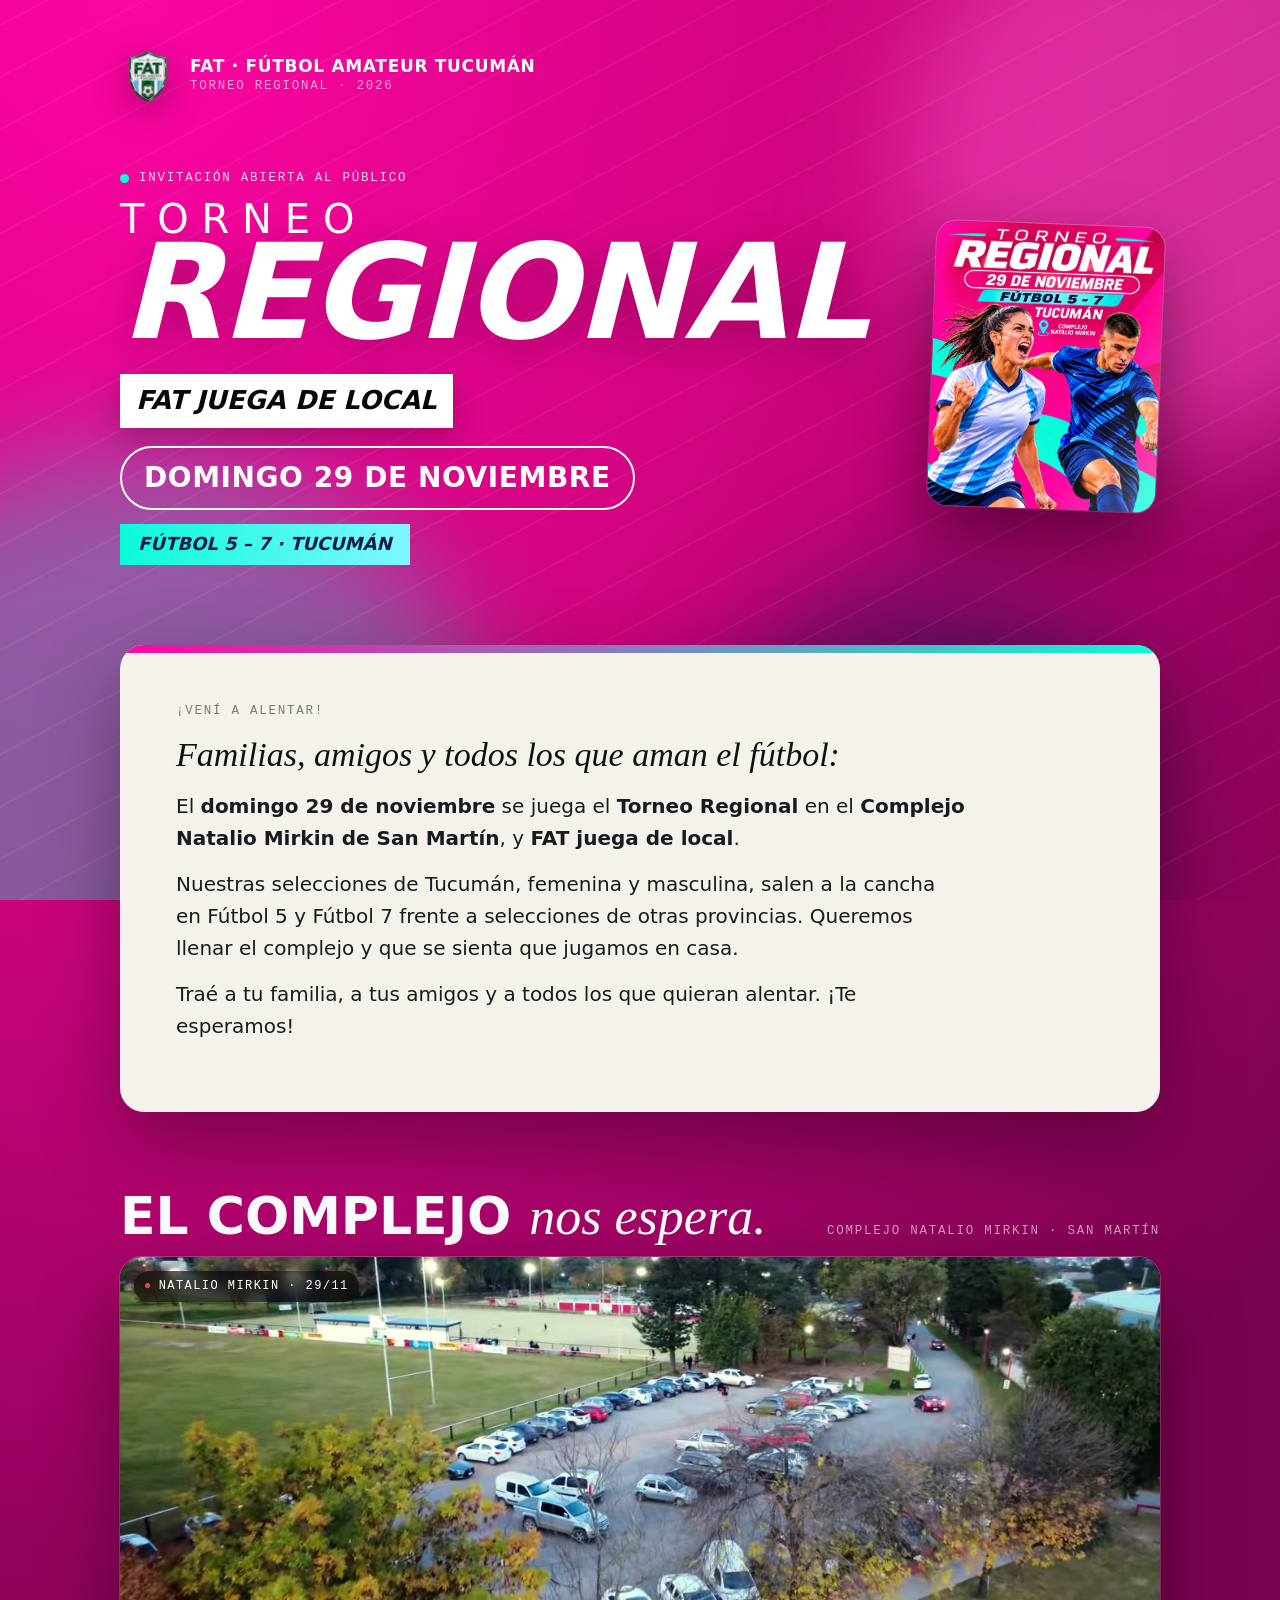
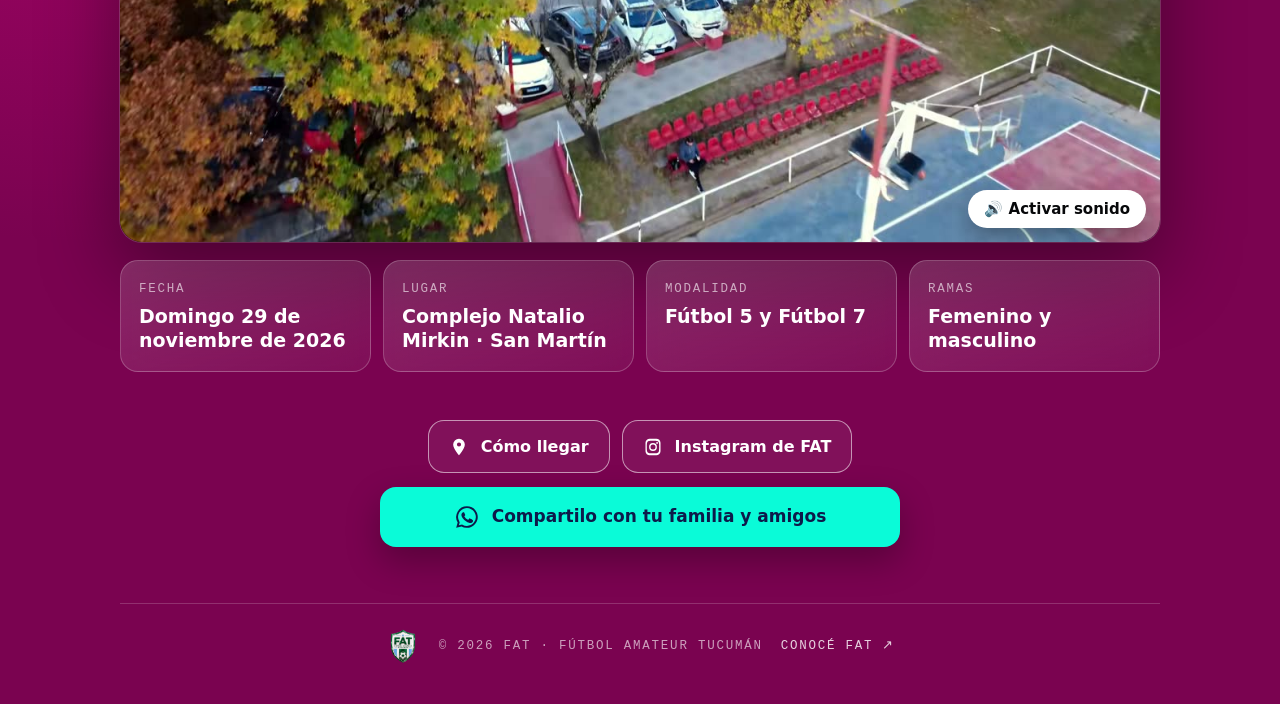
<file: torneo/index.html>
<!DOCTYPE html>
<html lang="es" prefix="og: https://ogp.me/ns#">
<head>
<meta charset="utf-8">
<meta property="og:title" content="¡Vení a alentar! FAT juega de local · Torneo Regional 29/11">
<meta property="og:description" content="Domingo 29 de noviembre en el Complejo Natalio Mirkin de San Martín. Fútbol 5 y 7, femenino y masculino. Traé a tu familia y amigos.">
<meta property="og:image" content="https://futbolamateurtucuman.online/og-torneo-regional-publico.jpg">
<meta property="og:image:secure_url" content="https://futbolamateurtucuman.online/og-torneo-regional-publico.jpg">
<meta property="og:image:type" content="image/jpeg">
<meta property="og:image:width" content="1200">
<meta property="og:image:height" content="630">
<meta property="og:image:alt" content="Torneo Regional: FAT juega de local el domingo 29 de noviembre en el Complejo Natalio Mirkin">
<meta property="og:url" content="https://futbolamateurtucuman.online/torneo/">
<meta property="og:type" content="website">
<meta property="og:locale" content="es_AR">
<meta property="og:site_name" content="FAT · Fútbol Amateur Tucumán">
<meta name="twitter:card" content="summary_large_image">
<meta name="twitter:title" content="¡Vení a alentar! FAT juega de local · Torneo Regional 29/11">
<meta name="twitter:description" content="Domingo 29 de noviembre · Complejo Natalio Mirkin de San Martín.">
<meta name="twitter:image" content="https://futbolamateurtucuman.online/og-torneo-regional-publico.jpg">
<link rel="image_src" href="https://futbolamateurtucuman.online/og-torneo-regional-publico.jpg">
<title>¡Vení a alentar! FAT juega de local · Torneo Regional · 29 de noviembre</title>
<meta name="description" content="Torneo Regional de Fútbol 5 y 7, femenino y masculino. Domingo 29 de noviembre en el Complejo Natalio Mirkin de San Martín, Tucumán. FAT juega de local.">
<meta name="viewport" content="width=device-width, initial-scale=1, viewport-fit=cover">
<meta name="robots" content="noindex, follow">
<meta name="referrer" content="strict-origin-when-cross-origin">
<meta name="theme-color" content="#d1047f">
<meta http-equiv="Content-Security-Policy" content="default-src 'none'; script-src 'self'; img-src 'self'; media-src 'self'; style-src 'self' 'unsafe-inline' https://fonts.googleapis.com; font-src https://fonts.gstatic.com; base-uri 'none'; form-action 'none'">
<link rel="icon" href="../escudo-fat-3d.webp" type="image/webp">
<link rel="preconnect" href="https://fonts.googleapis.com">
<link rel="preconnect" href="https://fonts.gstatic.com" crossorigin>
<link rel="stylesheet" href="https://fonts.googleapis.com/css2?family=Archivo:wdth,wght@62..125,400..900&family=Instrument+Serif:ital@1&family=JetBrains+Mono:wght@500;700&display=swap">
<link rel="stylesheet" href="torneo.css?v=1">
</head>
<body>
<div class="bg" aria-hidden="true"><span class="blob b1"></span><span class="blob b2"></span><span class="blob b3"></span><span class="stripes"></span></div>

<main class="wrap">
  <header class="brand reveal">
    <img src="../escudo-fat-3d.webp" alt="Escudo de FAT" width="64" height="64">
    <div>
      <p class="brand-name">FAT · Fútbol Amateur Tucumán</p>
      <p class="mono">Torneo Regional · 2026</p>
    </div>
  </header>

  <section class="hero">
    <div class="hero-text">
      <p class="mono kicker reveal"><span class="dot"></span>Invitación abierta al público</p>
      <h1 class="reveal">
        <span class="t1">Torneo</span>
        <span class="t2">Regional</span>
      </h1>
      <p class="local reveal">FAT juega de local</p><br>
      <p class="date-pill reveal">Domingo 29 de noviembre</p>
      <p class="tag reveal">Fútbol 5 – 7 · Tucumán</p>
    </div>
    <figure class="flyer reveal">
      <picture>
        <source srcset="../flyer-torneo-regional-29-nov.webp" type="image/webp">
        <img src="../flyer-torneo-regional-29-nov.jpg" alt="Flyer del Torneo Regional: 29 de noviembre, Fútbol 5 y 7, Tucumán, Complejo Natalio Mirkin" width="1122" height="1402">
      </picture>
    </figure>
  </section>

  <article class="letter reveal">
    <p class="mono letter-kicker">¡Vení a alentar!</p>
    <p class="greeting">Familias, amigos y todos los que aman el fútbol:</p>
    <p>
      El <strong>domingo 29 de noviembre</strong> se juega el <strong>Torneo Regional</strong> en el
      <strong>Complejo Natalio Mirkin de San Martín</strong>, y <strong>FAT juega de local</strong>.
    </p>
    <p>
      Nuestras selecciones de Tucumán, femenina y masculina, salen a la cancha en Fútbol 5 y Fútbol 7
      frente a selecciones de otras provincias. Queremos llenar el complejo y que se sienta que jugamos en casa.
    </p>
    <p>Traé a tu familia, a tus amigos y a todos los que quieran alentar. ¡Te esperamos!</p>
  </article>

  <section class="video-block reveal" aria-label="Video del complejo">
    <div class="video-head">
      <h2>El complejo <em>nos espera.</em></h2>
      <p class="mono">Complejo Natalio Mirkin · San Martín</p>
    </div>
    <div class="video-frame">
      <video id="video" src="../torneo-regional-complejo.mp4?v=1" poster="../torneo-regional-complejo-poster.jpg" muted autoplay loop playsinline preload="metadata" aria-label="Vista aérea del Complejo Natalio Mirkin"></video>
      <span class="rec">Natalio Mirkin · 29/11</span>
      <button class="sound" id="sound" type="button" aria-pressed="false">🔊 Activar sonido</button>
    </div>
  </section>

  <section class="details reveal" aria-label="Datos del torneo">
    <div class="d"><p class="mono">Fecha</p><p class="v">Domingo 29 de noviembre de 2026</p></div>
    <div class="d"><p class="mono">Lugar</p><p class="v">Complejo Natalio Mirkin · San Martín</p></div>
    <div class="d"><p class="mono">Modalidad</p><p class="v">Fútbol 5 y Fútbol 7</p></div>
    <div class="d"><p class="mono">Ramas</p><p class="v">Femenino y masculino</p></div>
  </section>

  <section class="actions reveal" aria-label="Cómo llegar y compartir">
    <div class="row">
      <a class="btn ghost" rel="noopener noreferrer" target="_blank" href="https://www.google.com/maps/search/?api=1&amp;query=Complejo%20Natalio%20Mirkin%20San%20Mart%C3%ADn%20Tucum%C3%A1n">
        <svg viewBox="0 0 24 24" aria-hidden="true"><path d="M12 2a7 7 0 0 0-7 7c0 5.2 7 13 7 13s7-7.8 7-13a7 7 0 0 0-7-7Zm0 9.5A2.5 2.5 0 1 1 12 6.5a2.5 2.5 0 0 1 0 5Z"/></svg>
        Cómo llegar
      </a>
      <a class="btn ghost" rel="noopener noreferrer" target="_blank" href="https://www.instagram.com/f.a.tucuman/">
        <svg viewBox="0 0 24 24" aria-hidden="true"><path d="M12 7.3A4.7 4.7 0 1 0 16.7 12 4.7 4.7 0 0 0 12 7.3Zm0 7.7a3 3 0 1 1 3-3 3 3 0 0 1-3 3Zm6-7.9a1.1 1.1 0 1 1-1.1-1.1A1.1 1.1 0 0 1 18 7.1ZM21 7a5.4 5.4 0 0 0-1.5-3.6A5.4 5.4 0 0 0 16 2H8a5.4 5.4 0 0 0-3.6 1.5A5.4 5.4 0 0 0 3 7v10a5.4 5.4 0 0 0 1.5 3.6A5.4 5.4 0 0 0 8 22h8a5.4 5.4 0 0 0 3.6-1.5A5.4 5.4 0 0 0 21 17V7Zm-2 10.3a3.3 3.3 0 0 1-1.9 1.9c-1.3.5-4.4.4-5.1.4s-3.8.1-5.1-.4A3.3 3.3 0 0 1 5 17.3c-.5-1.3-.4-4.4-.4-5.3s-.1-4 .4-5.3A3.3 3.3 0 0 1 6.9 4.8c1.3-.5 4.4-.4 5.1-.4s3.8-.1 5.1.4A3.3 3.3 0 0 1 19 6.7c.5 1.3.4 4.4.4 5.3s.1 4-.4 5.3Z"/></svg>
        Instagram de FAT
      </a>
    </div>
    <a class="btn share" rel="noopener noreferrer" target="_blank" href="https://wa.me/?text=%C2%A1Ven%C3%AD%20a%20alentar%20a%20FAT!%20%E2%9A%BD%20Torneo%20Regional%2C%20domingo%2029%20de%20noviembre%20en%20el%20Complejo%20Natalio%20Mirkin%20de%20San%20Mart%C3%ADn.%20FAT%20juega%20de%20local%20%F0%9F%91%89%20https%3A%2F%2Ffutbolamateurtucuman.online%2Ftorneo%2F">
      <svg viewBox="0 0 24 24" aria-hidden="true"><path d="M12 2a10 10 0 0 0-8.6 15.1L2 22l5-1.3A10 10 0 1 0 12 2Zm0 18.2a8.2 8.2 0 0 1-4.2-1.1l-.3-.2-3 .8.8-2.9-.2-.3A8.2 8.2 0 1 1 12 20.2Zm4.5-6.1c-.2-.1-1.5-.7-1.7-.8-.2-.1-.4-.1-.6.1l-.8 1c-.1.2-.3.2-.5.1a6.7 6.7 0 0 1-3.3-2.9c-.2-.4.2-.4.7-1.3.1-.2 0-.3 0-.4l-.8-1.8c-.2-.5-.4-.4-.6-.4h-.5a1 1 0 0 0-.7.3 3 3 0 0 0-.9 2.2 5.2 5.2 0 0 0 1.1 2.7 11.8 11.8 0 0 0 4.5 4c1.7.7 2.4.8 3.2.6.5-.1 1.5-.6 1.8-1.2.2-.6.2-1.1.1-1.2l-.5-.3Z"/></svg>
      Compartilo con tu familia y amigos
    </a>
  </section>

  <footer class="foot">
    <img src="../escudo-fat-3d.webp" alt="" width="40" height="40">
    <p class="mono">© 2026 FAT · Fútbol Amateur Tucumán</p>
    <a class="mono" href="/">Conocé FAT ↗</a>
  </footer>
</main>

<script src="torneo.js?v=1"></script>
</body>
</html>
</file>
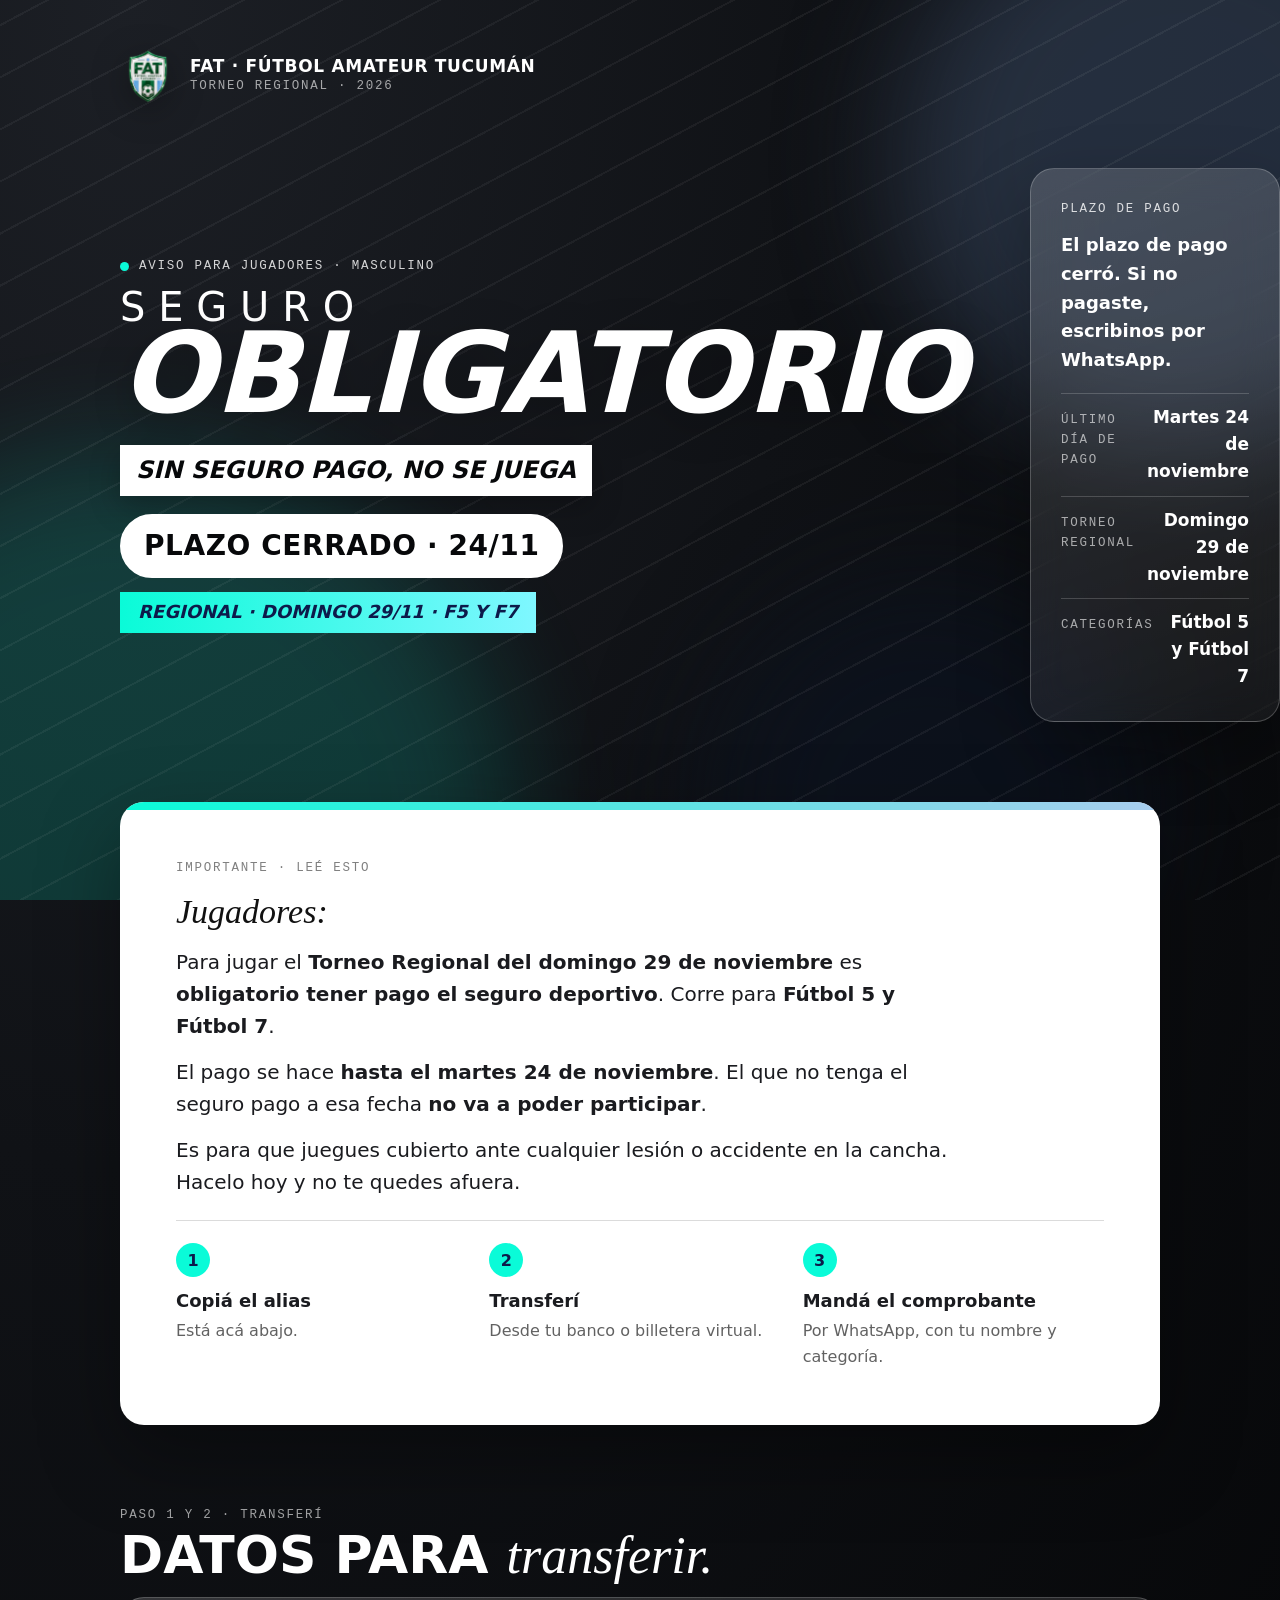
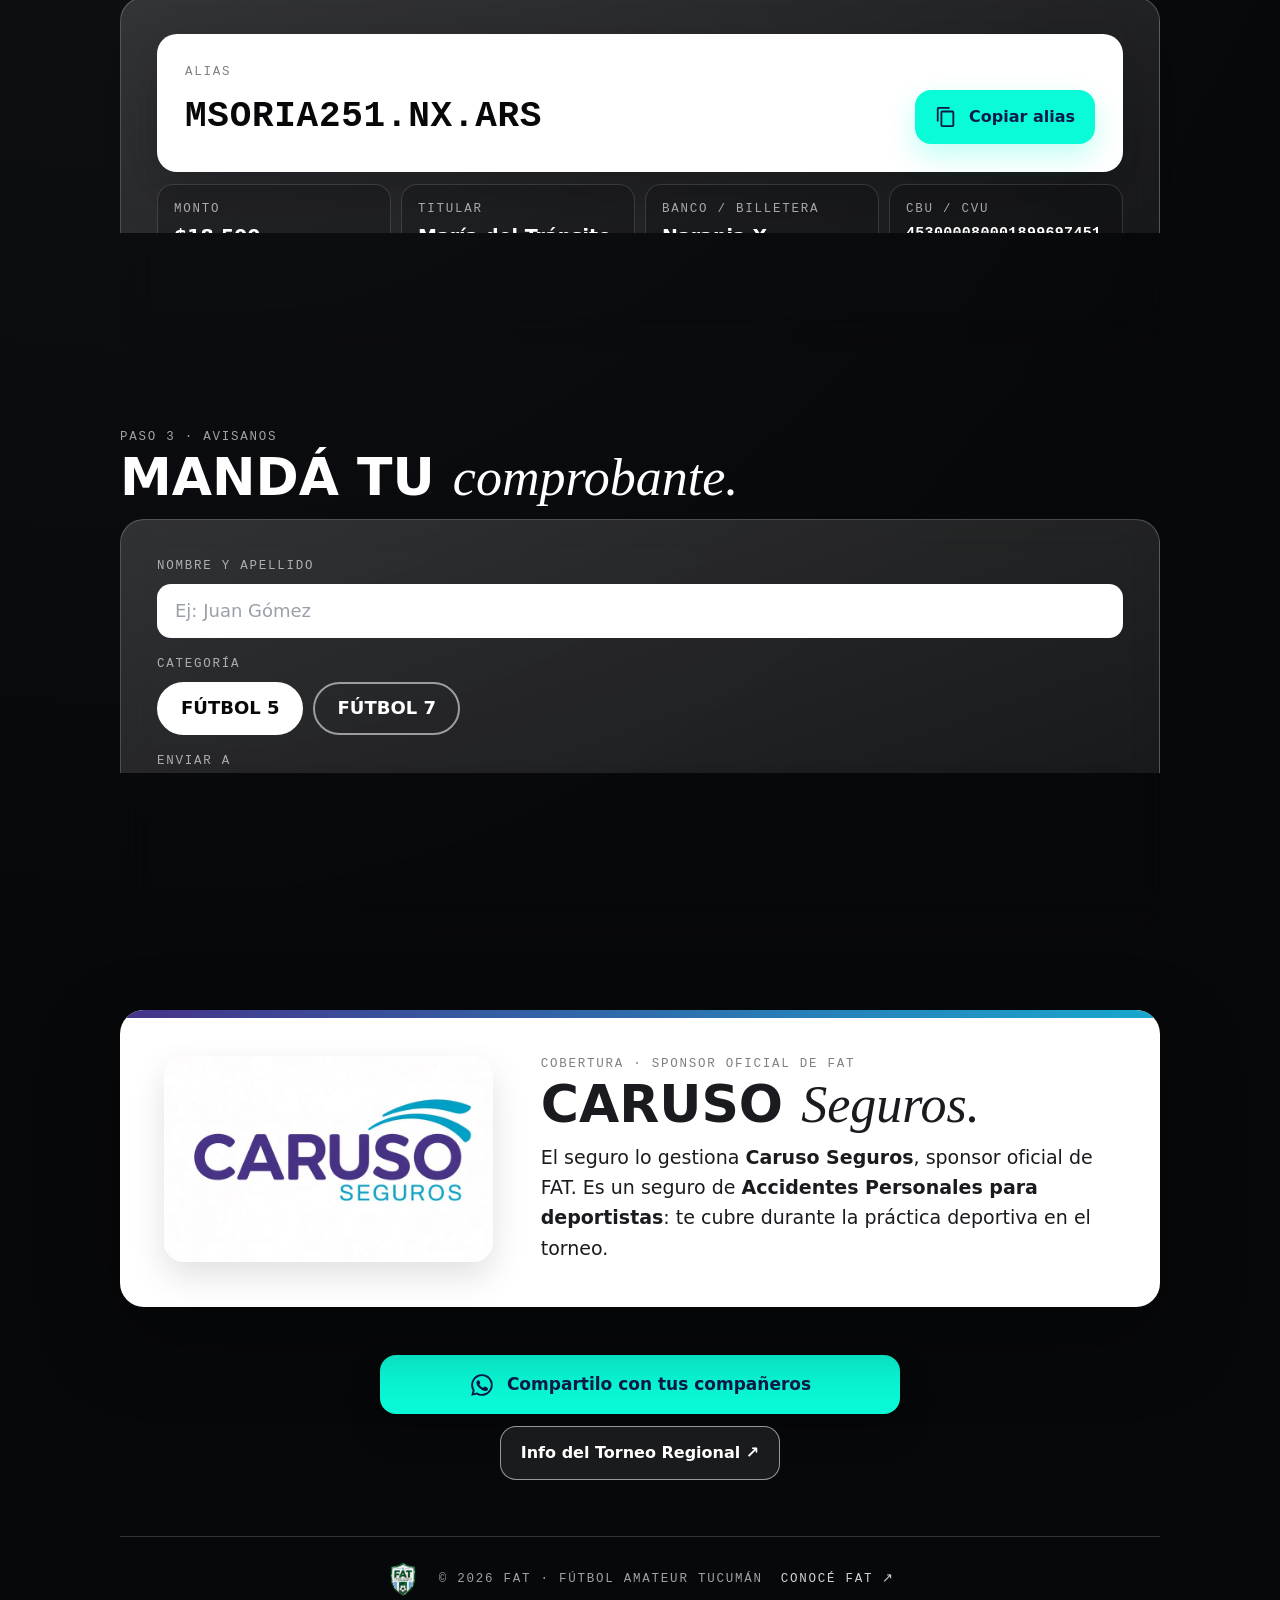
<file: seguro/masculino/index.html>
<!DOCTYPE html>
<html lang="es" class="theme-negro" prefix="og: https://ogp.me/ns#">
<head>
<meta charset="utf-8">
<meta property="og:title" content="Jugadores: seguro obligatorio para el Torneo Regional 29/11 · FAT">
<meta property="og:description" content="Para jugar el Regional (F5 y F7) tenés que tener pago el seguro. Pagás hasta el martes 24/11. Entrá, copiá el alias y mandá tu comprobante.">
<meta property="og:image" content="https://futbolamateurtucuman.online/og-seguro-regional-masculino.jpg?v=2">
<meta property="og:image:secure_url" content="https://futbolamateurtucuman.online/og-seguro-regional-masculino.jpg?v=2">
<meta property="og:image:type" content="image/jpeg">
<meta property="og:image:width" content="1200">
<meta property="og:image:height" content="630">
<meta property="og:image:alt" content="FAT · Seguro obligatorio para jugar el Torneo Regional del 29 de noviembre. Pagás hasta el martes 24/11.">
<meta property="og:url" content="https://futbolamateurtucuman.online/seguro/masculino/">
<meta property="og:type" content="website">
<meta property="og:locale" content="es_AR">
<meta property="og:site_name" content="FAT · Fútbol Amateur Tucumán">
<meta name="twitter:card" content="summary_large_image">
<meta name="twitter:title" content="Jugadores: seguro obligatorio · Torneo Regional 29/11">
<meta name="twitter:description" content="Pagás hasta el martes 24/11 · Fútbol 5 y Fútbol 7.">
<meta name="twitter:image" content="https://futbolamateurtucuman.online/og-seguro-regional-masculino.jpg?v=2">
<link rel="image_src" href="https://futbolamateurtucuman.online/og-seguro-regional-masculino.jpg?v=2">
<title>Seguro obligatorio · Masculino · Torneo Regional 29/11 · FAT</title>
<meta name="description" content="Jugadores de FAT: para jugar el Torneo Regional del 29 de noviembre (Fútbol 5 y 7) es obligatorio tener pago el seguro. Fecha límite: martes 24 de noviembre.">
<meta name="viewport" content="width=device-width, initial-scale=1, viewport-fit=cover">
<meta name="robots" content="noindex, follow">
<meta name="referrer" content="strict-origin-when-cross-origin">
<meta name="color-scheme" content="only light">
<meta name="theme-color" content="#07080a">
<meta http-equiv="Content-Security-Policy" content="default-src 'none'; script-src 'self'; img-src 'self'; style-src 'self' 'unsafe-inline' https://fonts.googleapis.com; font-src https://fonts.gstatic.com; base-uri 'none'; form-action 'none'">
<link rel="icon" href="../../escudo-fat-3d.webp" type="image/webp">
<link rel="preconnect" href="https://fonts.googleapis.com">
<link rel="preconnect" href="https://fonts.gstatic.com" crossorigin>
<link rel="stylesheet" href="https://fonts.googleapis.com/css2?family=Archivo:wdth,wght@62..125,400..900&family=Instrument+Serif:ital@1&family=JetBrains+Mono:wght@500;700&display=swap">
<link rel="stylesheet" href="../seguro.css?v=6">
</head>
<body>
<div class="bg" aria-hidden="true"><span class="blob b1"></span><span class="blob b2"></span><span class="blob b3"></span><span class="stripes"></span></div>

<main class="wrap">
  <header class="brand reveal">
    <img src="../../escudo-fat-3d.webp" alt="Escudo de FAT" width="64" height="64">
    <div>
      <p class="brand-name">FAT · Fútbol Amateur Tucumán</p>
      <p class="mono">Torneo Regional · 2026</p>
    </div>
  </header>

  <!-- 1 · Aviso principal -->
  <section class="hero">
    <div class="hero-text">
      <p class="mono kicker reveal"><span class="dot"></span>Aviso para jugadores · Masculino</p>
      <h1 class="reveal">
        <span class="t1">Seguro</span>
        <span class="t2">Obligatorio</span>
      </h1>
      <p class="local reveal">Sin seguro pago, no se juega</p><br>
      <p class="date-pill reveal" id="deadline-pill">Pagás hasta el martes 24/11</p>
      <p class="tag reveal">Regional · Domingo 29/11 · F5 y F7</p>
    </div>

    <aside class="count reveal" aria-live="polite">
      <p class="mono count-label" id="count-label">El pago cierra en</p>
      <div class="count-grid" id="count-grid">
        <div><b id="cd-d">--</b><span>días</span></div>
        <div><b id="cd-h">--</b><span>horas</span></div>
        <div><b id="cd-m">--</b><span>min</span></div>
      </div>
      <p class="count-closed" id="count-closed" hidden>El plazo de pago cerró. Si no pagaste, escribinos por WhatsApp.</p>
      <ul class="count-facts">
        <li><span class="mono">Último día de pago</span><b>Martes 24 de noviembre</b></li>
        <li><span class="mono">Torneo Regional</span><b>Domingo 29 de noviembre</b></li>
        <li><span class="mono">Categorías</span><b>Fútbol 5 y Fútbol 7</b></li>
      </ul>
    </aside>
  </section>

  <!-- 2 · Mensaje -->
  <article class="letter reveal">
    <p class="mono letter-kicker">Importante · Leé esto</p>
    <p class="greeting">Jugadores:</p>
    <p>
      Para jugar el <strong>Torneo Regional del domingo 29 de noviembre</strong> es
      <strong>obligatorio tener pago el seguro deportivo</strong>. Corre para
      <strong>Fútbol 5 y Fútbol 7</strong>.
    </p>
    <p>
      El pago se hace <strong>hasta el martes 24 de noviembre</strong>. El que no tenga el seguro pago
      a esa fecha <strong>no va a poder participar</strong>.
    </p>
    <p>Es para que juegues cubierto ante cualquier lesión o accidente en la cancha. Hacelo hoy y no te quedes afuera.</p>

    <ol class="steps">
      <li><b>Copiá el alias</b><span>Está acá abajo.</span></li>
      <li><b>Transferí</b><span>Desde tu banco o billetera virtual.</span></li>
      <li><b>Mandá el comprobante</b><span>Por WhatsApp, con tu nombre y categoría.</span></li>
    </ol>
  </article>

  <!-- 3 · Datos para transferir -->
  <section class="pay reveal" id="pagar" aria-labelledby="pay-title">
    <div class="pay-head">
      <p class="mono">Paso 1 y 2 · Transferí</p>
      <h2 id="pay-title">Datos para <em>transferir.</em></h2>
    </div>

    <div class="pay-card">
      <div class="alias-box">
        <p class="mono">Alias</p>
        <p class="alias" id="alias-value">Se publica en breve</p>
        <button class="btn copy" type="button" id="copy-alias" data-copy="alias" hidden>
          <svg viewBox="0 0 24 24" aria-hidden="true"><path d="M16 1H4a2 2 0 0 0-2 2v14h2V3h12V1Zm3 4H8a2 2 0 0 0-2 2v14a2 2 0 0 0 2 2h11a2 2 0 0 0 2-2V7a2 2 0 0 0-2-2Zm0 16H8V7h11v14Z"/></svg>
          <span>Copiar alias</span>
        </button>
      </div>

      <dl class="pay-data" id="pay-data">
        <div data-field="monto" hidden><dt class="mono">Monto</dt><dd id="pd-monto"></dd></div>
        <div data-field="titular" hidden><dt class="mono">Titular</dt><dd id="pd-titular"></dd></div>
        <div data-field="banco" hidden><dt class="mono">Banco / billetera</dt><dd id="pd-banco"></dd></div>
        <div data-field="cbu" hidden>
          <dt class="mono">CBU / CVU</dt>
          <dd><span id="pd-cbu" class="cbu"></span>
            <button class="mini" type="button" data-copy="cbu">Copiar</button></dd>
        </div>
      </dl>

      <p class="pay-note" id="pay-pending">El alias todavía no está cargado. Pedilo por WhatsApp y te lo pasamos.</p>
      <noscript><p class="pay-note">Para ver el alias activá JavaScript o pedilo por WhatsApp.</p></noscript>
    </div>
  </section>

  <!-- 4 · Comprobante -->
  <section class="proof reveal" aria-labelledby="proof-title">
    <div class="pay-head">
      <p class="mono">Paso 3 · Avisanos</p>
      <h2 id="proof-title">Mandá tu <em>comprobante.</em></h2>
    </div>

    <form class="proof-card" id="proof-form" data-rama="masculino" novalidate>
      <label class="field">
        <span class="mono">Nombre y apellido</span>
        <input type="text" id="pf-name" name="nombre" maxlength="60" autocomplete="name" placeholder="Ej: Juan Gómez" required>
      </label>

      <fieldset class="field">
        <legend class="mono">Categoría</legend>
        <div class="chips">
          <label class="chip"><input type="radio" name="categoria" value="Fútbol 5" checked><span>Fútbol 5</span></label>
          <label class="chip"><input type="radio" name="categoria" value="Fútbol 7"><span>Fútbol 7</span></label>
        </div>
      </fieldset>

      <p class="field-error" id="pf-error" role="alert" hidden>Escribí tu nombre y apellido.</p>

      <p class="mono send-to">Enviar a</p>
      <div class="wa-grid">
        <button class="btn wa" type="submit" data-to="5493813323280">
          <svg viewBox="0 0 24 24" aria-hidden="true"><path d="M12 2a10 10 0 0 0-8.6 15.1L2 22l5-1.3A10 10 0 1 0 12 2Zm0 18.2a8.2 8.2 0 0 1-4.2-1.1l-.3-.2-3 .8.8-2.9-.2-.3A8.2 8.2 0 1 1 12 20.2Zm4.5-6.1c-.2-.1-1.5-.7-1.7-.8-.2-.1-.4-.1-.6.1l-.8 1c-.1.2-.3.2-.5.1a6.7 6.7 0 0 1-3.3-2.9c-.2-.4.2-.4.7-1.3.1-.2 0-.3 0-.4l-.8-1.8c-.2-.5-.4-.4-.6-.4h-.5a1 1 0 0 0-.7.3 3 3 0 0 0-.9 2.2 5.2 5.2 0 0 0 1.1 2.7 11.8 11.8 0 0 0 4.5 4c1.7.7 2.4.8 3.2.6.5-.1 1.5-.6 1.8-1.2.2-.6.2-1.1.1-1.2l-.5-.3Z"/></svg>
          <span><b>Gonzalo Ríos</b><small>Presidente · FAT</small></span>
        </button>
        <button class="btn wa" type="submit" data-to="5493815560086">
          <svg viewBox="0 0 24 24" aria-hidden="true"><path d="M12 2a10 10 0 0 0-8.6 15.1L2 22l5-1.3A10 10 0 1 0 12 2Zm0 18.2a8.2 8.2 0 0 1-4.2-1.1l-.3-.2-3 .8.8-2.9-.2-.3A8.2 8.2 0 1 1 12 20.2Zm4.5-6.1c-.2-.1-1.5-.7-1.7-.8-.2-.1-.4-.1-.6.1l-.8 1c-.1.2-.3.2-.5.1a6.7 6.7 0 0 1-3.3-2.9c-.2-.4.2-.4.7-1.3.1-.2 0-.3 0-.4l-.8-1.8c-.2-.5-.4-.4-.6-.4h-.5a1 1 0 0 0-.7.3 3 3 0 0 0-.9 2.2 5.2 5.2 0 0 0 1.1 2.7 11.8 11.8 0 0 0 4.5 4c1.7.7 2.4.8 3.2.6.5-.1 1.5-.6 1.8-1.2.2-.6.2-1.1.1-1.2l-.5-.3Z"/></svg>
          <span><b>Enzo Valenzuela</b><small>Secretario · FAT</small></span>
        </button>
      </div>
      <p class="pay-note">Se abre WhatsApp con el mensaje listo. <strong>Adjuntá la captura del comprobante</strong> en el chat antes de enviar.</p>
    </form>
  </section>

  <!-- 5 · Caruso Seguros -->
  <section class="insurer reveal" aria-labelledby="ins-title">
    <div class="ins-logo">
      <img src="../../sponsor-caruso.jpg" alt="Caruso Seguros" width="912" height="1136" decoding="async">
    </div>
    <div class="ins-text">
      <p class="mono">Cobertura · Sponsor oficial de FAT</p>
      <h2 id="ins-title">Caruso <em>Seguros.</em></h2>
      <p>
        El seguro lo gestiona <strong>Caruso Seguros</strong>, sponsor oficial de FAT. Es un seguro de
        <strong>Accidentes Personales para deportistas</strong>: te cubre durante la práctica deportiva
        en el torneo.
      </p>
      <div class="row ins-links" id="caruso-links"></div>
    </div>
  </section>

  <!-- 7 · Compartir -->
  <section class="actions reveal" aria-label="Compartir">
    <a class="btn share" id="share" rel="noopener noreferrer" target="_blank"
       href="https://wa.me/?text=%E2%9A%A0%EF%B8%8F%20Jugadores%3A%20para%20jugar%20el%20Torneo%20Regional%20del%2029%2F11%20(F5%20y%20F7)%20hay%20que%20tener%20pago%20el%20seguro.%20Se%20paga%20hasta%20el%20martes%2024%2F11%20%F0%9F%91%89%20https%3A%2F%2Ffutbolamateurtucuman.online%2Fseguro%2Fmasculino%2F">
      <svg viewBox="0 0 24 24" aria-hidden="true"><path d="M12 2a10 10 0 0 0-8.6 15.1L2 22l5-1.3A10 10 0 1 0 12 2Zm0 18.2a8.2 8.2 0 0 1-4.2-1.1l-.3-.2-3 .8.8-2.9-.2-.3A8.2 8.2 0 1 1 12 20.2Zm4.5-6.1c-.2-.1-1.5-.7-1.7-.8-.2-.1-.4-.1-.6.1l-.8 1c-.1.2-.3.2-.5.1a6.7 6.7 0 0 1-3.3-2.9c-.2-.4.2-.4.7-1.3.1-.2 0-.3 0-.4l-.8-1.8c-.2-.5-.4-.4-.6-.4h-.5a1 1 0 0 0-.7.3 3 3 0 0 0-.9 2.2 5.2 5.2 0 0 0 1.1 2.7 11.8 11.8 0 0 0 4.5 4c1.7.7 2.4.8 3.2.6.5-.1 1.5-.6 1.8-1.2.2-.6.2-1.1.1-1.2l-.5-.3Z"/></svg>
      Compartilo con tus compañeros
    </a>
    <div class="row">
      <a class="btn ghost" href="../../torneo/">Info del Torneo Regional ↗</a>
    </div>
  </section>

  <footer class="foot">
    <img src="../../escudo-fat-3d.webp" alt="" width="40" height="40">
    <p class="mono">© 2026 FAT · Fútbol Amateur Tucumán</p>
    <a class="mono" href="/">Conocé FAT ↗</a>
  </footer>
</main>

<div class="toast" id="toast" role="status" aria-live="polite"></div>

<script src="../config.js?v=3"></script>
<script src="../seguro.js?v=3"></script>
</body>
</html>
</file>
<file: style.css>
/* =========================================================
   FAT WEB · V8 — "Esto es FAT"
   Editorial · scrollytelling · tipografía sin color
   ========================================================= */
:root{
  --ink:#07080a;
  --ink-2:#0f1114;
  --ink-3:#16191d;
  --navy:#0c1320;
  --paper:#eeebe5;
  --sky:#a9cdee;
  --sky-soft:rgba(169,205,238,.14);
  --line-d:rgba(255,255,255,.14);
  --line-l:rgba(12,13,15,.16);
  --fg:#f5f4f1;
  --fg-2:rgba(245,244,241,.82);
  --fg-3:rgba(245,244,241,.6);
  --bk:#0c0d0f;
  --bk-2:rgba(12,13,15,.78);
  --display:'Archivo','Arial Narrow','Helvetica Neue',Arial,sans-serif;
  --serif:'Instrument Serif',Georgia,serif;
  --mono:'JetBrains Mono',ui-monospace,monospace;
  --ease:cubic-bezier(.16,1,.3,1);
  --gutter:clamp(18px,4vw,56px);
  --top:64px;
}
*,*::before,*::after{box-sizing:border-box}
html{background:var(--ink);-webkit-text-size-adjust:100%}
body{margin:0;background:var(--ink);color:var(--fg);font-family:var(--display);font-size:18px;overflow-x:hidden;-webkit-font-smoothing:antialiased}
body.is-intro{overflow:hidden;height:100svh}
img,video{display:block;max-width:100%}
a{color:inherit;text-decoration:none}
figure{margin:0}
button{font:inherit;color:inherit}
svg use{pointer-events:none}
::selection{background:var(--fg);color:var(--ink)}
.wrap{width:100%;max-width:1440px;margin:0 auto;padding:0 var(--gutter);position:relative}
.split{display:grid;grid-template-columns:minmax(0,5fr) minmax(0,7fr);gap:clamp(28px,5vw,88px);align-items:center}

/* ---------- Tipografía ---------- */
.kicker{font-family:var(--mono);font-size:13px;letter-spacing:.12em;text-transform:uppercase;color:var(--fg-2);margin:0 0 22px;display:flex;align-items:center;gap:12px}
.sep{width:28px;height:1px;background:currentColor;display:inline-block;opacity:.6}
.h2{font-weight:700;font-stretch:78%;text-transform:uppercase;font-size:clamp(38px,4.4vw,64px);line-height:.92;letter-spacing:-.015em;margin:0 0 24px}
.h2.big{font-size:clamp(42px,5.2vw,84px);line-height:.92}
.h2 em,.hero-title em{font-family:var(--serif);font-style:italic;font-weight:400;text-transform:none;font-stretch:100%;letter-spacing:-.01em;font-size:1.08em}
.body{font-size:clamp(18px,1.35vw,21px);line-height:1.6;color:var(--fg-2);max-width:54ch;margin:0 0 18px}
strong{font-weight:600;color:var(--fg)}
.paper strong{color:var(--bk)}

.actions{display:flex;flex-direction:column;max-width:460px;margin-top:26px;border-top:1px solid var(--line-d)}
.act{display:flex;align-items:center;gap:14px;padding:18px 4px;border-bottom:1px solid var(--line-d);font-size:20px;font-weight:600;transition:padding .4s var(--ease)}
.act svg{width:26px;height:26px;flex:none}
.act span{flex:1}
.act i{font-style:normal;transition:transform .4s var(--ease)}
.act:hover{padding-left:14px}
.act:hover i{transform:translate(4px,-4px)}

[data-reveal]{opacity:0;transform:translate3d(0,36px,0);filter:blur(8px);transition:opacity .6s var(--ease),transform .8s var(--ease),filter .6s var(--ease);transition-delay:calc(var(--i,0)*60ms)}
[data-reveal].in{opacity:1;transform:none;filter:none}

/* ---------- Topbar ---------- */
.topbar{position:fixed;inset:0 0 auto;z-index:50;height:var(--top);display:flex;align-items:center;justify-content:space-between;padding:0 var(--gutter);color:#fff;background:rgba(7,8,10,.82);backdrop-filter:blur(14px);-webkit-backdrop-filter:blur(14px);transition:transform .6s var(--ease)}
.is-intro .topbar{transform:translateY(-100%)}
.wordmark{display:flex;align-items:baseline;gap:14px}
.wordmark b{font-weight:900;font-stretch:62%;font-size:30px}
.wordmark span{font-family:var(--mono);font-size:12px;letter-spacing:.12em;text-transform:uppercase;opacity:.8}
.now{font-family:var(--mono);font-size:12px;letter-spacing:.12em;text-transform:uppercase;display:flex;align-items:center;gap:12px}
.now i{width:36px;height:1px;background:currentColor;opacity:.6}
.bar{position:absolute;left:0;right:0;bottom:0;height:2px;background:rgba(255,255,255,.08)}
.bar span{display:block;height:100%;background:#fff;transform-origin:0 50%;transform:scaleX(0)}

/* =========================================================
   INTRO · "Esto es FAT"
   ========================================================= */
.intro{position:fixed;inset:0;z-index:100;background:#000;color:#fff;overflow:hidden;display:grid;place-items:center;clip-path:inset(0 0 0 0);transition:clip-path .9s cubic-bezier(.77,0,.18,1)}
.intro.out{clip-path:inset(0 0 100% 0)}
.intro.gone{display:none}
.cut{position:absolute;inset:0;display:grid;place-items:center;opacity:0;visibility:hidden}
.cut.on{opacity:1;visibility:visible;animation:cutIn .32s var(--ease) both}
@keyframes cutIn{0%{transform:scale(1.25);filter:blur(14px);opacity:0}100%{transform:none;filter:none;opacity:1}}
.cut .w{font-weight:900;font-stretch:62%;text-transform:uppercase;font-size:clamp(90px,24vw,360px);line-height:.8;letter-spacing:-.03em}
.cut .w.xl{font-size:clamp(150px,42vw,620px);animation:punch .7s var(--ease) both}
@keyframes punch{0%{transform:scale(2.2);letter-spacing:.2em;filter:blur(20px)}100%{transform:none;letter-spacing:-.03em;filter:none}}
.cut .w.md{font-size:clamp(46px,9vw,150px);text-align:center;padding:0 5vw}
.cut .w.lg{font-size:clamp(56px,11vw,190px);text-align:center}
.cut em{font-family:var(--serif);font-style:italic;font-weight:400;text-transform:none;font-stretch:100%}
.cut-img img{width:min(60vw,520px);max-height:70svh;object-fit:contain;animation:zoomOut .5s var(--ease) both}
.cut-img img.cover{width:min(56vw,420px);aspect-ratio:3/4;object-fit:cover;border-radius:18px}
.cut-img.light{background:#e9e7e2}
@keyframes zoomOut{from{transform:scale(1.5) rotate(-4deg)}to{transform:none}}
.cut-fat{background:#fff;color:#000}
.cut-final{display:flex;flex-direction:column;justify-content:center;gap:20px;background:radial-gradient(800px 500px at 50% 60%,rgba(169,205,238,.18),transparent 70%),#000}
.cut-final .k{font-family:var(--mono);font-size:14px;letter-spacing:.2em;text-transform:uppercase;opacity:.75}
.intro-hud{position:absolute;left:var(--gutter);right:var(--gutter);bottom:24px;display:flex;justify-content:space-between;font-family:var(--mono);font-size:12px;letter-spacing:.14em;text-transform:uppercase;mix-blend-mode:difference;color:#fff}
.skip{position:absolute;top:20px;right:var(--gutter);background:none;border:1px solid rgba(255,255,255,.4);color:#fff;border-radius:999px;padding:10px 16px;font-family:var(--mono);font-size:12px;letter-spacing:.1em;text-transform:uppercase;cursor:pointer;mix-blend-mode:difference}

/* =========================================================
   01 · HERO — escudo con zoom
   ========================================================= */
.hero{height:200svh;position:relative;background:var(--ink)}
.hero-pin{position:sticky;top:0;height:100svh;overflow:hidden;display:flex;flex-direction:column;align-items:center;justify-content:center;gap:clamp(12px,2.4svh,28px);padding-top:var(--top)}
.hero-bg{position:absolute;inset:0;pointer-events:none}
.halo{position:absolute;left:50%;top:50%;width:120vmax;height:120vmax;transform:translate(-50%,-50%);background:radial-gradient(closest-side,rgba(169,205,238,.16),rgba(169,205,238,.04) 40%,transparent 70%)}
.ring{position:absolute;left:50%;top:50%;border:1px solid rgba(255,255,255,.1);border-radius:50%;transform:translate(-50%,-50%) scale(var(--rs,1));opacity:0}
.r1{width:46vmin;height:46vmin}.r2{width:72vmin;height:72vmin}.r3{width:100vmin;height:100vmin}
.is-ready .ring{animation:ringIn 1.6s var(--ease) both}
.is-ready .r2{animation-delay:.12s}.is-ready .r3{animation-delay:.24s}
@keyframes ringIn{from{opacity:0;transform:translate(-50%,-50%) scale(.4)}to{opacity:1;transform:translate(-50%,-50%) scale(var(--rs,1))}}
.beam{position:absolute;left:50%;top:-10%;width:2px;height:120%;background:linear-gradient(transparent,rgba(255,255,255,.25),transparent);transform:translateX(-50%) rotate(var(--beam,0deg));opacity:.6}

.hero-kicker{position:relative;z-index:2;font-family:var(--mono);font-size:13px;letter-spacing:.16em;text-transform:uppercase;color:var(--fg-2);margin:0;display:flex;align-items:center;gap:12px}
.shield3d{position:relative;z-index:3;width:min(54vmin,520px);aspect-ratio:1;perspective:1100px;will-change:transform,opacity}
.shield-body{position:relative;width:100%;height:100%;transform-style:preserve-3d;transform:rotateX(var(--rx,0deg)) rotateY(var(--ry,0deg))}
.shield-body img{position:absolute;inset:0;width:100%;height:100%;object-fit:contain;-webkit-user-drag:none;user-select:none}
.shield-body .sl{transform:translateZ(calc(var(--z) * var(--x,1)));filter:brightness(.3) saturate(.8)}
.shield-body .face{transform:translateZ(1px)}
.sheen{position:absolute;inset:0;transform:translateZ(2px);pointer-events:none;
  -webkit-mask:url(escudo-fat-3d.webp) center/contain no-repeat;mask:url(escudo-fat-3d.webp) center/contain no-repeat;
  background:linear-gradient(115deg,transparent 30%,rgba(255,255,255,.6) 46%,transparent 58%);background-size:260% 100%;background-position:var(--sheen,120%) 0;mix-blend-mode:screen}
.shield-shadow{position:absolute;left:22%;right:22%;bottom:-3%;height:6%;border-radius:50%;background:radial-gradient(closest-side,rgba(0,0,0,.75),transparent);filter:blur(6px)}
.hero-title{position:relative;z-index:2;margin:0;font-weight:800;font-stretch:70%;text-transform:uppercase;font-size:clamp(34px,5.4vw,84px);line-height:.95;letter-spacing:-.015em;text-align:center}
.scroll-cue{position:absolute;bottom:26px;left:50%;transform:translateX(-50%);display:flex;flex-direction:column;align-items:center;gap:10px;font-family:var(--mono);font-size:12px;letter-spacing:.16em;text-transform:uppercase;color:var(--fg-3)}
.scroll-cue i{width:1px;height:44px;background:var(--line-d);position:relative;overflow:hidden}
.scroll-cue i::after{content:"";position:absolute;inset:0;background:var(--fg);animation:cue 1.6s var(--ease) infinite}
@keyframes cue{from{transform:translateY(-100%)}to{transform:translateY(100%)}}
.flash{position:absolute;inset:0;background:radial-gradient(circle at 50% 50%,#fff,rgba(169,205,238,.6) 40%,var(--ink) 80%);opacity:0;pointer-events:none;z-index:4}

/* Animación de entrada del escudo */
.is-intro .shield3d,.is-intro .hero-kicker,.is-intro .hero-title{opacity:0}
.is-ready .shield3d{animation:shieldIn 1.6s var(--ease) both}
@keyframes shieldIn{0%{opacity:0;transform:scale(.2) rotateY(-540deg) translateZ(-400px);filter:blur(16px)}60%{opacity:1;filter:none}100%{opacity:1;transform:none}}
.is-ready .hero-kicker{animation:fadeUp .9s var(--ease) .5s both}
.is-ready .hero-title{animation:fadeUp .9s var(--ease) .7s both}
@keyframes fadeUp{from{opacity:0;transform:translateY(30px);filter:blur(8px)}to{opacity:1;transform:none;filter:none}}
.is-live .shield3d{animation:none}

/* ---------- Marquee ---------- */
.marquee{overflow:hidden;background:var(--fg);color:var(--ink);border-block:1px solid #000;position:relative;z-index:2}
.mq-track{display:flex;align-items:center;gap:28px;width:max-content;padding:18px 0;animation:mq 26s linear infinite}
.mq-track span{font-weight:800;font-stretch:70%;text-transform:uppercase;font-size:clamp(28px,3.4vw,48px);line-height:1;white-space:nowrap}
.mq-track em{font-family:var(--serif);font-weight:400;text-transform:none;font-stretch:100%}
.mq-track b{font-size:20px}
@keyframes mq{to{transform:translateX(-50%)}}

/* =========================================================
   03 · Indumentaria 360°
   ========================================================= */
.kit{height:180svh;position:relative;background:radial-gradient(900px 600px at 70% 50%,rgba(169,205,238,.12),transparent 65%),var(--ink-3)}
.kit-pin{position:sticky;top:0;height:100svh;display:flex;align-items:center;padding-top:var(--top);overflow:hidden}
.spec{list-style:none;padding:0;margin:30px 0 18px;max-width:480px;border-top:1px solid var(--line-d)}
.spec li{display:grid;grid-template-columns:48px 1fr;align-items:baseline;padding:16px 0;border-bottom:1px solid var(--line-d);font-weight:700;font-stretch:80%;text-transform:uppercase;font-size:26px;color:var(--fg-3);transition:color .35s,padding .5s var(--ease)}
.spec li span{font-family:var(--mono);font-weight:400;font-size:13px}
.spec li small{grid-column:2;font-stretch:100%;font-weight:400;text-transform:none;font-size:17px;margin-top:6px}
.spec li.on{color:var(--fg);padding-left:12px}
.readout{font-family:var(--mono);font-size:13px;letter-spacing:.12em;text-transform:uppercase;color:var(--fg-3);margin:0}
.readout b{color:var(--fg);font-weight:500}
.kit-stage{position:relative;height:min(80svh,760px)}
.turntable{position:absolute;inset:0 28% 0 0;perspective:1600px;display:flex;align-items:center;justify-content:center}
.jersey{position:relative;height:84%;aspect-ratio:860/1100;transform-style:preserve-3d;will-change:transform}
.jersey img{position:absolute;inset:0;width:100%;height:100%;object-fit:contain}
.j-front{transform:translateZ(6px);backface-visibility:hidden;-webkit-backface-visibility:hidden}
.j-back{transform:rotateY(180deg) translateZ(6px);backface-visibility:hidden;-webkit-backface-visibility:hidden}
.j-core{transform:translateZ(var(--z));filter:brightness(.55)}
.floor{position:absolute;bottom:4%;left:22%;right:22%;height:5%;border-radius:50%;background:radial-gradient(closest-side,rgba(0,0,0,.65),transparent);filter:blur(4px)}
.orbit{position:absolute;left:4%;bottom:1%;width:92%;color:var(--fg-3);opacity:.6}
.player-card{position:absolute;right:0;top:6%;width:min(32%,320px);border-radius:18px;overflow:hidden;background:#3a3d42;box-shadow:0 40px 100px rgba(0,0,0,.55),0 0 0 1px rgba(255,255,255,.08)}
.player-card img{width:100%;aspect-ratio:810/1200;object-fit:cover}
.player-card figcaption{display:flex;justify-content:space-between;padding:12px 14px;font-family:var(--mono);font-size:12px;letter-spacing:.1em;text-transform:uppercase;color:var(--fg-2);background:var(--ink-2)}

/* =========================================================
   04 · QUIÉNES SOMOS — bento flotante con cámara
   (degradé + translúcido sólo en esta sección)
   ========================================================= */
.story{height:440svh;position:relative;background:#060a12}
.story-pin{position:sticky;top:0;height:100svh;overflow:hidden;display:flex;flex-direction:column;padding-top:var(--top)}
.aurora{position:absolute;inset:0;overflow:hidden;background:linear-gradient(160deg,#081120 0%,#0b1626 45%,#071019 100%)}
.aurora i{position:absolute;border-radius:50%;filter:blur(80px);opacity:.55;animation:drift 18s ease-in-out infinite alternate}
.aurora i:nth-child(1){width:60vmax;height:60vmax;left:-15vmax;top:-20vmax;background:radial-gradient(closest-side,rgba(110,160,220,.55),transparent)}
.aurora i:nth-child(2){width:50vmax;height:50vmax;right:-15vmax;top:20%;background:radial-gradient(closest-side,rgba(169,205,238,.4),transparent);animation-duration:22s}
.aurora i:nth-child(3){width:45vmax;height:45vmax;left:25%;bottom:-25vmax;background:radial-gradient(closest-side,rgba(70,140,130,.35),transparent);animation-duration:26s}
@keyframes drift{to{transform:translate3d(6vmax,4vmax,0) scale(1.1)}}
.story-hud{position:relative;z-index:3;display:flex;justify-content:space-between;align-items:flex-end;padding:20px var(--gutter) 0;max-width:1440px;width:100%;margin:0 auto}
.story-hud .kicker{margin:0}
.hud-title{margin:0;font-weight:800;font-stretch:72%;text-transform:uppercase;font-size:clamp(22px,2.2vw,32px);overflow:hidden;height:1.1em;line-height:1.1}
.hud-title span{display:inline-block;animation:hud .5s var(--ease)}
@keyframes hud{from{transform:translateY(100%);opacity:0}to{transform:none;opacity:1}}
.viewport{position:relative;z-index:2;flex:1;overflow:hidden}
.board{position:absolute;left:0;top:0;display:grid;grid-template-columns:repeat(3,460px);gap:30px;padding:90px;width:max-content;transform-origin:0 0;will-change:transform}
.col{display:flex;flex-direction:column;gap:30px}
.col:nth-child(2){padding-top:60px}
.g{position:relative;border-radius:28px;padding:34px 36px;color:#fff;
  background:linear-gradient(155deg,rgba(255,255,255,.16),rgba(255,255,255,.05));
  border:1px solid rgba(255,255,255,.22);box-shadow:0 30px 80px rgba(0,0,0,.35),inset 0 1px 0 rgba(255,255,255,.18);
  transition:opacity .5s var(--ease),transform .6s var(--ease)}
@supports ((backdrop-filter:blur(1px)) or (-webkit-backdrop-filter:blur(1px))){
  .g{backdrop-filter:blur(22px) saturate(140%);-webkit-backdrop-filter:blur(22px) saturate(140%)}
}
.board .g{opacity:.38}
.board .g.on{opacity:1}
.g small{display:block;font-family:var(--mono);font-size:15px;letter-spacing:.12em;text-transform:uppercase;color:rgba(255,255,255,.75);margin-bottom:18px}
.g h3{margin:0 0 18px;font-weight:800;font-stretch:72%;text-transform:uppercase;font-size:46px;line-height:.95;letter-spacing:-.01em}
.g h3 em{font-family:var(--serif);font-style:italic;font-weight:400;text-transform:none;font-stretch:100%;font-size:1.06em}
.g p{margin:0 0 14px;font-size:23px;line-height:1.5;color:rgba(255,255,255,.92)}
.g .q{font-family:var(--serif);font-size:33px;line-height:1.15;color:#fff}
.g .q::before{content:"“";display:block;font-size:72px;line-height:.5;margin:8px 0 6px;opacity:.6}
.tags{display:flex;flex-wrap:wrap;gap:8px;margin-top:6px}
.tags span{font-size:19px;font-weight:600;padding:9px 14px;border-radius:999px;background:rgba(255,255,255,.12);border:1px solid rgba(255,255,255,.22)}
.checks{list-style:none;margin:6px 0 0;padding:0}
.checks li{display:flex;align-items:center;gap:14px;padding:13px 0;border-top:1px solid rgba(255,255,255,.16);font-size:22px;font-weight:600}
.checks li::before{content:"✓";width:28px;height:28px;border-radius:50%;border:1.5px solid rgba(255,255,255,.8);display:grid;place-items:center;font-size:15px;flex:none}
.g-vals{grid-column:1/-1;display:grid;grid-template-columns:repeat(2,460px);grid-template-rows:auto auto;grid-auto-flow:column;gap:30px;justify-content:center;padding-top:20px}
.g-vals .v{padding:28px 32px}
.g-vals .v h4{margin:0 0 10px;font-weight:800;font-stretch:72%;text-transform:uppercase;font-size:40px;line-height:1}
.g-vals .v p{font-size:21px;margin:0}
.g-vals .v small{margin-bottom:12px}
.story-foot{position:relative;z-index:3;display:flex;align-items:center;gap:20px;padding:0 var(--gutter) 22px;max-width:1440px;width:100%;margin:0 auto}
.ticks{display:flex;gap:6px;flex:1}
.ticks i{flex:1;height:3px;border-radius:3px;background:rgba(255,255,255,.18);position:relative;overflow:hidden}
.ticks i::after{content:"";position:absolute;inset:0;background:#fff;transform:scaleX(var(--p,0));transform-origin:0 50%}
.zoom{font-family:var(--mono);font-size:12px;letter-spacing:.12em;text-transform:uppercase;color:var(--fg-3);white-space:nowrap}
.zoom b{color:#fff;font-weight:500}

/* =========================================================
   Secciones de flujo normal
   ========================================================= */
.modes,.convo,.authorities{padding:clamp(96px,14svh,160px) 0;position:relative;overflow:hidden}
.paper{background:var(--paper);color:var(--bk)}
.paper .kicker,.paper .body{color:var(--bk-2)}
.dark-alt{background:linear-gradient(180deg,var(--navy),#0a0f17)}
.modes-stack{display:grid;gap:14px}
.mode{display:grid;grid-template-columns:clamp(110px,13vw,190px) 1fr;align-items:center;gap:28px;padding:22px 30px;background:#fff;border-radius:20px;box-shadow:0 30px 70px rgba(12,13,15,.12),0 0 0 1px var(--line-l)}
.mode:nth-child(2){margin-left:8%;background:var(--ink);color:var(--fg)}
.mode:nth-child(3){margin-left:16%}
.mode-n{font-weight:900;font-stretch:62%;font-size:clamp(96px,11vw,170px);line-height:.8;letter-spacing:-.04em;text-align:center}
.mode:nth-child(3) .mode-n{color:transparent;-webkit-text-stroke:1.5px var(--bk)}
.mode small{font-family:var(--mono);font-size:12px;letter-spacing:.12em;text-transform:uppercase;opacity:.7}
.mode h3{margin:8px 0 6px;font-weight:700;font-stretch:80%;text-transform:uppercase;font-size:clamp(28px,2.6vw,38px)}
.mode p{margin:0;font-size:18px;line-height:1.5;opacity:.82}
.ui{background:rgba(24,27,31,.92);color:var(--fg)}
.ui-bar{display:flex;align-items:center;gap:6px;padding:16px 22px;border-bottom:1px solid var(--line-d);font-family:var(--mono);font-size:12px;letter-spacing:.1em;text-transform:uppercase;color:var(--fg-3)}
.ui-bar i{width:9px;height:9px;border-radius:50%;background:rgba(255,255,255,.2)}
.ui-bar span{margin-left:8px}
.ui-list{list-style:none;margin:0;padding:8px 26px 12px}
.ui-list li{display:flex;justify-content:space-between;gap:16px;padding:20px 0;border-bottom:1px solid var(--line-d);font-size:20px}
.ui-list li:last-child{border:0}
.ui-list b{font-weight:500;font-family:var(--mono);font-size:15px;color:var(--fg-2);text-align:right}
.authorities{background:var(--ink)}
.people{border-top:1px solid var(--line-d)}
.person{display:grid;grid-template-columns:150px 1fr;grid-template-rows:auto auto;column-gap:24px;padding:34px 0;border-bottom:1px solid var(--line-d)}
.person small{grid-row:span 2;font-family:var(--mono);font-size:13px;letter-spacing:.12em;text-transform:uppercase;color:var(--fg-2);padding-top:14px}
.person h3{margin:0;font-weight:800;font-stretch:66%;text-transform:uppercase;font-size:clamp(42px,5.4vw,86px);line-height:.9;letter-spacing:-.015em}
.person span{color:var(--fg-3);font-size:17px;margin-top:10px}
[data-cam]{will-change:transform}

/* ---------- Footer ---------- */
.footer{background:#050607;padding:96px 0 28px;border-top:1px solid var(--line-d);overflow:hidden}
.foot-top{display:flex;justify-content:space-between;gap:40px;flex-wrap:wrap}
.foot-brand{display:flex;align-items:center;gap:20px}
.foot-crest{width:104px;height:104px;object-fit:contain;filter:drop-shadow(0 16px 30px rgba(0,0,0,.6))}
.foot-brand b{display:block;font-weight:900;font-stretch:62%;font-size:60px;line-height:.85}
.foot-brand span{font-family:var(--mono);font-size:12px;letter-spacing:.1em;text-transform:uppercase;color:var(--fg-3)}
.foot-cols{display:flex;gap:clamp(32px,6vw,96px);flex-wrap:wrap}
.foot-cols small{display:block;font-family:var(--mono);font-size:12px;letter-spacing:.12em;text-transform:uppercase;color:var(--fg-3);margin-bottom:6px}
.foot-cols .act{padding:12px 0;font-size:19px;min-width:240px}
.foot-giant{margin:72px 0 28px;font-weight:900;font-stretch:62%;text-transform:uppercase;font-size:clamp(48px,11vw,190px);line-height:.82;letter-spacing:-.02em;color:transparent;-webkit-text-stroke:1px rgba(255,255,255,.26);white-space:nowrap}
.foot-bottom{display:flex;justify-content:space-between;align-items:center;gap:16px;flex-wrap:wrap;padding:20px 72px 0 0;border-top:1px solid var(--line-d);font-size:15px;color:var(--fg-3)}
.foot-bottom a{display:inline-flex;align-items:center;gap:10px}
.foot-bottom svg{width:20px;height:20px}
.foot-bottom b{color:var(--fg);font-weight:600}

/* =========================================================
   Responsive
   ========================================================= */
@media (max-width:900px){
  :root{--top:56px}
  body{font-size:17px}
  .split{grid-template-columns:1fr;gap:28px}
  .now,.wordmark span{display:none}
  .kicker{font-size:12px}
  .body{font-size:17px}
  .h2.big{font-size:clamp(36px,10vw,56px)}

  .hero{height:180svh}
  .shield3d{width:min(78vw,380px)}
  .hero-title{font-size:clamp(30px,9vw,46px)}
  .hero-kicker{font-size:11px}

  .act{padding:14px 2px;font-size:18px}

  .kit{height:170svh}
  .kit-pin{align-items:flex-start;padding-top:calc(var(--top) + 18px)}
  .kit .split{gap:8px}
  .kit .body,.kit .readout{display:none}
  .kit .h2.big{font-size:38px;margin-bottom:8px}
  .spec{margin:10px 0 0;display:flex;border:0}
  .spec li{flex:1;display:block;font-size:17px;padding:10px 0;border-bottom:2px solid var(--line-d)}
  .spec li span{margin-right:6px;font-size:11px}
  .spec li.on{padding-left:0;border-bottom-color:var(--fg)}
  .spec li small{display:none}
  .kit-stage{height:58svh}
  .turntable{inset:0 30% 0 0}
  .player-card{width:40%;top:auto;bottom:8%}

  .story{height:520svh}
  .story-hud{flex-direction:column;align-items:flex-start;gap:6px;padding-top:14px}
  .hud-title{font-size:24px}
  .story-foot{padding-bottom:16px}


  .mode{margin-left:0!important;grid-template-columns:90px 1fr;gap:16px;padding:18px 20px}
  .mode p{font-size:16px}
  .mode h3{font-size:26px}
  .ui-list{padding:6px 18px 8px}
  .ui-list li{font-size:17px;padding:16px 0}
  .ui-list b{font-size:13px}
  .person{grid-template-columns:1fr}
  .person small{grid-row:auto;padding:0 0 8px}
  .foot-top{flex-direction:column}
  .foot-bottom{font-size:14px}
}

/* =========================================================
   V9 · Palabras animadas en títulos
   ========================================================= */
.split-words .wd{display:inline-block;overflow:hidden;vertical-align:bottom;padding-bottom:.06em;margin-bottom:-.06em}
.split-words .wd>span{display:inline-block;transform:translateY(105%) rotate(4deg);transition:transform .9s var(--ease);transition-delay:calc(var(--w,0)*55ms)}
.split-words.in .wd>span{transform:none}

/* ---------- Botón música ---------- */
.sound{display:flex;align-items:center;gap:10px;background:none;border:1px solid rgba(255,255,255,.25);border-radius:999px;padding:8px 14px;color:#fff;cursor:pointer;font-family:var(--mono);font-size:12px;letter-spacing:.1em;text-transform:uppercase}
.sound b{font-weight:500}
.eq{display:flex;align-items:flex-end;gap:2px;height:14px}
.eq i{width:3px;height:30%;background:#fff;border-radius:1px;transition:height .3s}
.sound[aria-pressed="true"] .eq i{animation:eq 1s ease-in-out infinite}
.sound[aria-pressed="true"] .eq i:nth-child(2){animation-delay:-.3s}
.sound[aria-pressed="true"] .eq i:nth-child(3){animation-delay:-.6s}
.sound[aria-pressed="true"] .eq i:nth-child(4){animation-delay:-.15s}
@keyframes eq{0%,100%{height:25%}50%{height:100%}}
.topbar{gap:16px}
.now{margin-left:auto}

/* ---------- Intro: failsafe si el JS no carga ---------- */
html:not(.js) .intro{animation:introFailsafe 0s linear 9s forwards}
@keyframes introFailsafe{to{visibility:hidden;opacity:0;pointer-events:none}}
html:not(.js) body.is-intro{animation:unlock 0s linear 9s forwards}
@keyframes unlock{to{overflow:auto;height:auto}}
.skip{top:auto;bottom:64px;left:50%;right:auto;transform:translateX(-50%);padding:14px 26px;font-size:13px;border-color:rgba(255,255,255,.6)}

/* =========================================================
   02 · SPONSORS — showcase horizontal con transición
   ========================================================= */
.spx{height:460svh;position:relative;background:var(--ink-2)}
.spx-pin{position:sticky;top:0;height:100svh;overflow:hidden;display:flex;flex-direction:column;padding-top:calc(var(--top) + 20px)}
.spx-glow{position:absolute;inset:0;pointer-events:none;background:radial-gradient(70vmax 50vmax at 60% 62%,var(--glow,rgba(169,205,238,.25)),transparent 60%);opacity:.55;transition:background .8s}
.spx-head{display:flex;justify-content:space-between;align-items:flex-end;gap:20px;position:relative;z-index:2}
.spx-head .h2{margin:0;font-size:clamp(34px,4vw,64px)}
.spx-count{font-family:var(--mono);font-size:14px;letter-spacing:.12em;color:var(--fg-3);margin:0 0 6px}
.spx-count b{color:#fff;font-weight:500;font-size:22px}
.spx-track{position:relative;z-index:2;flex:1;display:flex;align-items:center;gap:clamp(20px,3vw,48px);padding:0 50vw;width:max-content;will-change:transform;perspective:1400px}
.spc{position:relative;flex:none;width:min(74vw,460px);height:min(60svh,560px);border-radius:30px;padding:24px;display:flex;flex-direction:column;gap:18px;
  background:radial-gradient(120% 80% at 50% 0%,color-mix(in srgb,var(--brand) 32%,transparent),transparent 70%),linear-gradient(170deg,#1b1e24,#0d0f12);
  border:1px solid rgba(255,255,255,.14);box-shadow:0 40px 100px rgba(0,0,0,.5);transform-style:preserve-3d;will-change:transform,opacity,filter}
.spc::after{content:"";position:absolute;inset:-1px;border-radius:inherit;padding:1px;background:linear-gradient(140deg,color-mix(in srgb,var(--brand) 80%,#fff),transparent 40%,transparent 60%,color-mix(in srgb,var(--brand) 60%,transparent));-webkit-mask:linear-gradient(#000 0 0) content-box,linear-gradient(#000 0 0);-webkit-mask-composite:xor;mask-composite:exclude;opacity:.8;pointer-events:none}
.spc-top{display:flex;justify-content:space-between;gap:10px;font-family:var(--mono);font-size:13px;letter-spacing:.1em;text-transform:uppercase;color:var(--fg-2)}
.spc-plate{position:relative;flex:1;border-radius:22px;overflow:hidden;background:var(--plate);display:grid;place-items:center;box-shadow:inset 0 0 0 1px rgba(255,255,255,.08),0 20px 50px rgba(0,0,0,.35);transform:translateZ(40px)}
.spc-plate img{width:78%;height:78%;object-fit:contain}
.spc-plate.cover img{width:100%;height:100%;object-fit:cover}
.shine{position:absolute;inset:0;background:linear-gradient(115deg,transparent 35%,rgba(255,255,255,.45) 50%,transparent 65%);background-size:250% 100%;background-position:var(--sh,150%) 0;mix-blend-mode:soft-light;pointer-events:none}
.spc h3{margin:0;font-weight:800;font-stretch:70%;text-transform:uppercase;font-size:clamp(32px,3vw,46px);line-height:.95;letter-spacing:-.01em;transform:translateZ(20px)}
.spc h3 em{font-family:var(--serif);font-weight:400;font-style:italic;text-transform:none;font-stretch:100%}
.spx-foot{position:relative;z-index:2;display:flex;align-items:center;gap:18px;padding-bottom:22px;font-family:var(--mono);font-size:12px;letter-spacing:.12em;text-transform:uppercase;color:var(--fg-3)}
.spx-bar{flex:1;height:3px;border-radius:3px;background:rgba(255,255,255,.15);overflow:hidden}
.spx-bar span{display:block;height:100%;background:#fff;transform-origin:0 50%;transform:scaleX(0)}

/* Muro de sponsors + CTA */
.sp-wall{position:relative;padding:clamp(80px,12svh,140px) 0;background:var(--ink);overflow:hidden}
.wall{position:absolute;inset:0;display:flex;flex-direction:column;justify-content:center;gap:22px;transform:rotate(-6deg) scale(1.15);opacity:.55}
.wall-row{overflow:hidden}
.wall-track{display:flex;gap:22px;width:max-content;animation:wall 40s linear infinite}
.wall-row.rev .wall-track{animation-direction:reverse;animation-duration:46s}
.wall-track span{width:clamp(140px,16vw,220px);aspect-ratio:1.3;border-radius:20px;background:var(--p);display:grid;place-items:center;overflow:hidden;box-shadow:0 20px 50px rgba(0,0,0,.45)}
.wall-track img{width:74%;height:74%;object-fit:contain}
.wall-track span.c img{width:100%;height:100%;object-fit:cover}
@keyframes wall{to{transform:translateX(-50%)}}
.wall-card{position:relative;z-index:2;display:flex;justify-content:center}
.glass-cta{max-width:760px;padding:clamp(28px,4vw,56px);border-radius:32px;text-align:left;background:linear-gradient(160deg,rgba(14,16,20,.82),rgba(14,16,20,.92));border:1px solid rgba(255,255,255,.16);box-shadow:0 50px 120px rgba(0,0,0,.6)}
@supports (backdrop-filter:blur(1px)){.glass-cta{background:linear-gradient(160deg,rgba(14,16,20,.62),rgba(14,16,20,.8));backdrop-filter:blur(18px);-webkit-backdrop-filter:blur(18px)}}
.glass-cta .h2.big{font-size:clamp(34px,4.4vw,68px)}

/* Botón WhatsApp único */
.wa-cta{display:inline-flex;align-items:center;gap:14px;margin-top:10px;padding:18px 28px 18px 22px;border-radius:999px;border:0;background:#fff;color:#0b0c0e;font-size:20px;font-weight:700;cursor:pointer;box-shadow:0 20px 50px rgba(0,0,0,.35);transition:transform .4s var(--ease),box-shadow .4s}
.wa-cta svg{width:28px;height:28px}
.wa-cta:hover{transform:translateY(-3px) scale(1.02);box-shadow:0 30px 60px rgba(0,0,0,.45)}
.wa-cta::after{content:"";position:absolute}
.ig-cta{display:inline-flex;align-items:center;gap:12px;padding:17px 26px;border-radius:999px;border:1px solid rgba(255,255,255,.4);font-size:19px;font-weight:600;transition:background .3s}
.ig-cta svg{width:24px;height:24px}
.ig-cta:hover{background:rgba(255,255,255,.08)}
button.act{background:none;border:0;border-bottom:1px solid var(--line-d);width:100%;text-align:left;cursor:pointer;color:inherit}

/* =========================================================
   04 · QUIÉNES SOMOS — animación tipo reel
   ========================================================= */
.board .g{animation:bob 7s ease-in-out infinite;animation-delay:calc(var(--bd,0) * -1s)}
.col:nth-child(1) .g:nth-child(1){--bd:1}.col:nth-child(1) .g:nth-child(2){--bd:3}
.col:nth-child(2) .g:nth-child(1){--bd:5}.col:nth-child(2) .g:nth-child(2){--bd:2}
.col:nth-child(3) .g:nth-child(1){--bd:4}.col:nth-child(3) .g:nth-child(2){--bd:6}
@keyframes bob{0%,100%{translate:0 0}50%{translate:0 -10px}}
.board .g.on{box-shadow:0 40px 100px rgba(0,0,0,.45),0 0 0 1px rgba(255,255,255,.35),0 0 60px rgba(169,205,238,.18),inset 0 1px 0 rgba(255,255,255,.25)}
.g.play{animation:pop .7s var(--ease),bob 7s ease-in-out infinite}
@keyframes pop{0%{scale:.96}45%{scale:1.035}100%{scale:1}}
.g.play>*{animation:lineIn .7s var(--ease) both}
.g.play>*:nth-child(2){animation-delay:.08s}.g.play>*:nth-child(3){animation-delay:.16s}.g.play>*:nth-child(4){animation-delay:.24s}.g.play>*:nth-child(5){animation-delay:.32s}
@keyframes lineIn{from{opacity:0;transform:translateY(22px);filter:blur(8px)}to{opacity:1;transform:none;filter:none}}
.g.play .checks li{animation:lineIn .5s var(--ease) both}
.g.play .checks li:nth-child(1){animation-delay:.3s}.g.play .checks li:nth-child(2){animation-delay:.45s}.g.play .checks li:nth-child(3){animation-delay:.6s}.g.play .checks li:nth-child(4){animation-delay:.75s}
.g.play .tags span{animation:tagIn .45s var(--ease) both}
.g.play .tags span:nth-child(1){animation-delay:.35s}.g.play .tags span:nth-child(2){animation-delay:.45s}.g.play .tags span:nth-child(3){animation-delay:.55s}.g.play .tags span:nth-child(4){animation-delay:.65s}
@keyframes tagIn{from{opacity:0;transform:scale(.6)}to{opacity:1;transform:none}}
.meter{display:flex;align-items:center;gap:14px;margin-top:16px;font-family:var(--mono);font-size:14px;letter-spacing:.1em;text-transform:uppercase;color:rgba(255,255,255,.75)}
.meter i{flex:1;height:6px;border-radius:6px;background:rgba(255,255,255,.15);overflow:hidden}
.meter b{display:block;height:100%;width:0;background:linear-gradient(90deg,#fff,var(--sky));border-radius:6px;transition:width 1.4s var(--ease) .4s}
.g.on .meter b{width:72%}
.deco{position:absolute;z-index:3;padding:12px 18px;border-radius:999px;font-family:var(--mono);font-size:18px;letter-spacing:.08em;text-transform:uppercase;color:#fff;background:rgba(255,255,255,.12);border:1px solid rgba(255,255,255,.25);box-shadow:0 20px 40px rgba(0,0,0,.3);animation:bob 5s ease-in-out infinite;pointer-events:none;white-space:nowrap}
@supports (backdrop-filter:blur(1px)){.deco{backdrop-filter:blur(12px);-webkit-backdrop-filter:blur(12px)}}
.d1{left:640px;top:28px;animation-delay:-1s}.d2{right:60px;top:24px;animation-delay:-2s}.d3{right:-24px;top:620px;animation-delay:-3s}
.d4{left:110px;bottom:330px;animation-delay:-1.5s}.d5{right:110px;bottom:220px;animation-delay:-2.5s}.d6{left:150px;bottom:120px;animation-delay:-4s}
.sw{display:flex;align-items:center;gap:12px}
.sw i{width:38px;height:22px;border-radius:22px;background:rgba(255,255,255,.25);position:relative}
.sw i::after{content:"";position:absolute;top:3px;left:3px;width:16px;height:16px;border-radius:50%;background:#fff;transition:left .4s}
.sw.on i{background:var(--sky)}.sw.on i::after{left:19px}
.cursor{position:absolute;left:0;top:0;z-index:5;width:44px;height:44px;pointer-events:none;will-change:transform;filter:drop-shadow(0 6px 10px rgba(0,0,0,.5))}
.cursor svg{width:100%;height:100%}
.ripple{position:absolute;left:4px;top:2px;width:40px;height:40px;margin:-20px 0 0 -20px;border-radius:50%;border:2px solid #fff;opacity:0}
.cursor.click .ripple{animation:ripple .7s var(--ease)}
.cursor.click svg{animation:press .3s}
@keyframes ripple{from{opacity:1;transform:scale(.2)}to{opacity:0;transform:scale(2.4)}}
@keyframes press{50%{transform:scale(.82)}}
.speed{position:absolute;inset:0;z-index:4;pointer-events:none;opacity:0;background:radial-gradient(ellipse at center,transparent 45%,rgba(4,8,16,.75) 100%),repeating-linear-gradient(90deg,transparent 0 3px,rgba(255,255,255,.035) 3px 4px)}

/* =========================================================
   05 · LUGAR DE ENTRENAMIENTO — video que se expande
   ========================================================= */
.pitch{height:220svh;position:relative;background:#050607}
.pitch-pin{position:sticky;top:0;height:100svh;overflow:hidden}
.pitch-video{position:absolute;inset:0;clip-path:inset(var(--ct,10%) var(--cr,30%) var(--cb,10%) var(--cl,30%) round var(--cr2,24px));will-change:clip-path}
.pitch-video video{width:100%;height:100%;object-fit:cover;transform:scale(var(--vs,1.1));will-change:transform}
.pitch-shade{position:absolute;inset:0;background:linear-gradient(180deg,rgba(0,0,0,.35),transparent 30%,transparent 55%,rgba(0,0,0,.75));opacity:0}
.pitch-copy{position:absolute;left:var(--gutter);top:50%;transform:translateY(-50%);max-width:min(32vw,460px);z-index:2}
.pitch-end{position:absolute;left:0;right:0;bottom:12svh;z-index:3;text-align:center;opacity:0;font-weight:900;font-stretch:66%;text-transform:uppercase;font-size:clamp(46px,9vw,150px);line-height:.85;letter-spacing:-.02em;text-shadow:0 10px 40px rgba(0,0,0,.6)}
.pitch-end span{display:block}
.pitch-end em{display:block;font-family:var(--serif);font-weight:400;font-style:italic;text-transform:none;font-stretch:100%}
.tag{position:absolute;font-family:var(--mono);font-size:12px;letter-spacing:.1em;text-transform:uppercase;color:#fff;padding:8px 12px;border-radius:999px;background:rgba(10,10,12,.55);display:flex;align-items:center;gap:8px;z-index:3}
.tag.tl{top:calc(var(--top) + 16px);right:var(--gutter)}
.dot{width:7px;height:7px;border-radius:50%;background:#fff;animation:blink 1.4s steps(2) infinite}
@keyframes blink{50%{opacity:.2}}

/* =========================================================
   06 · CONVOCATORIA — llamativa
   ========================================================= */
.join{position:relative;overflow:hidden;padding:clamp(70px,10svh,120px) 0 clamp(90px,14svh,160px);background:radial-gradient(900px 600px at 80% 60%,rgba(169,205,238,.2),transparent 60%),#0a1220}
.join-stripes{position:absolute;inset:-20%;background:repeating-linear-gradient(115deg,rgba(169,205,238,.07) 0 60px,transparent 60px 120px,rgba(255,255,255,.04) 120px 180px,transparent 180px 240px);animation:stripes 18s linear infinite}
@keyframes stripes{to{transform:translateX(240px)}}
.join-kinetic{position:relative;margin-bottom:clamp(30px,6svh,70px);pointer-events:none}
.kl{margin:0;white-space:nowrap;text-align:center;font-weight:900;font-stretch:62%;text-transform:uppercase;line-height:.9;letter-spacing:-.015em;will-change:transform,opacity}
.k1{font-size:clamp(46px,8.4vw,170px)}
.k2{font-size:clamp(34px,7.2vw,148px);margin-top:.08em}
.kl em{font-family:var(--serif);font-weight:400;font-style:italic;text-transform:none;font-stretch:100%}
.kl.outline{color:transparent;-webkit-text-stroke:2px rgba(255,255,255,.85)}
.join-grid{position:relative;z-index:2}
.join-lede{font-family:var(--serif);font-size:clamp(28px,2.8vw,42px);line-height:1.15;margin:0 0 18px;color:#fff}
.join-lede strong{font-family:var(--display);font-weight:800;font-stretch:72%;text-transform:uppercase;font-size:.9em;letter-spacing:-.01em;background:linear-gradient(90deg,#fff,var(--sky),#fff);background-size:200% 100%;-webkit-background-clip:text;background-clip:text;color:transparent;animation:shimmer 3s linear infinite}
@keyframes shimmer{to{background-position:-200% 0}}
.join-actions{display:flex;flex-wrap:wrap;gap:12px;margin-top:22px}
.live{display:inline-block;width:10px;height:10px;border-radius:50%;background:#fff;box-shadow:0 0 0 0 rgba(255,255,255,.7);animation:live 1.6s infinite;margin-right:4px}
@keyframes live{70%{box-shadow:0 0 0 12px rgba(255,255,255,0)}100%{box-shadow:0 0 0 0 rgba(255,255,255,0)}}
.join-media{position:relative;height:min(74svh,680px)}
.join-photo{position:absolute;left:18%;right:10%;top:0;bottom:0;border-radius:28px;overflow:hidden;box-shadow:0 50px 120px rgba(0,0,0,.55),0 0 0 1px rgba(255,255,255,.12);background:#3a3d42}
.join-photo img{width:100%;height:100%;object-fit:cover;object-position:50% 20%}
.jchip{position:absolute;z-index:2;padding:16px 20px;border-radius:18px;background:rgba(14,18,26,.82);border:1px solid rgba(255,255,255,.18);box-shadow:0 30px 60px rgba(0,0,0,.45)}
@supports (backdrop-filter:blur(1px)){.jchip{background:rgba(14,18,26,.55);backdrop-filter:blur(16px);-webkit-backdrop-filter:blur(16px)}}
.jchip small{display:block;font-family:var(--mono);font-size:12px;letter-spacing:.12em;text-transform:uppercase;color:var(--fg-3);margin-bottom:6px}
.jchip b{font-size:20px;font-weight:700;display:flex;align-items:center;gap:8px}
.jc1{left:0;top:12%}.jc2{right:0;top:44%}.jc3{left:4%;bottom:10%}

/* Modalidades: entrada escalonada */
.mode[data-reveal]{transform:translate3d(60px,0,0) rotate(2deg)}
.mode[data-reveal].in{transform:none}
.mode .mode-n{transition:transform 1s var(--ease) .2s}
.mode[data-reveal]:not(.in) .mode-n{transform:scale(.5)}

/* =========================================================
   WhatsApp: flotante + selector
   ========================================================= */
.wa-float{position:fixed;right:max(16px,env(safe-area-inset-right));bottom:max(16px,env(safe-area-inset-bottom));z-index:60;width:62px;height:62px;border-radius:50%;border:0;background:#fff;color:#0b0c0e;display:grid;place-items:center;cursor:pointer;box-shadow:0 18px 40px rgba(0,0,0,.45);transition:transform .4s var(--ease),opacity .4s}
.wa-float svg{width:30px;height:30px}
.wa-float:hover{transform:scale(1.07)}
.is-intro .wa-float{opacity:0;pointer-events:none}
.wa-sheet{position:fixed;inset:0;z-index:120;display:flex;align-items:center;justify-content:center}
.wa-sheet[hidden]{display:none}
.wa-backdrop{position:absolute;inset:0;background:rgba(0,0,0,.55);backdrop-filter:blur(6px);-webkit-backdrop-filter:blur(6px);animation:fade .3s}
@keyframes fade{from{opacity:0}}
.wa-box{position:relative;width:min(440px,92vw);padding:26px 24px 20px;border-radius:26px;background:#121418;border:1px solid rgba(255,255,255,.14);box-shadow:0 40px 120px rgba(0,0,0,.6);animation:sheetIn .5s var(--ease)}
@keyframes sheetIn{from{opacity:0;transform:translateY(30px) scale(.96)}}
.wa-grab{display:none}
.wa-k{margin:0;font-weight:800;font-stretch:72%;text-transform:uppercase;font-size:30px}
.wa-sub{margin:4px 0 16px;color:var(--fg-3);font-size:16px}
.wa-opt{display:flex;align-items:center;gap:14px;padding:16px;border-radius:18px;background:rgba(255,255,255,.06);border:1px solid rgba(255,255,255,.1);margin-bottom:10px;transition:background .3s,transform .3s var(--ease)}
.wa-opt:hover{background:rgba(255,255,255,.12);transform:translateX(4px)}
.wa-ic{width:48px;height:48px;border-radius:50%;background:#fff;color:#0b0c0e;display:grid;place-items:center;flex:none}
.wa-ic svg{width:26px;height:26px}
.wa-name{flex:1;display:flex;flex-direction:column}
.wa-name b{font-size:20px;font-weight:700}
.wa-name small{font-family:var(--mono);font-size:12px;letter-spacing:.1em;text-transform:uppercase;color:var(--fg-3);margin-top:4px}
.wa-opt i{font-style:normal;font-size:20px}
.wa-close{width:100%;margin-top:6px;padding:14px;border-radius:14px;border:0;background:none;color:var(--fg-3);font-family:var(--mono);font-size:13px;letter-spacing:.1em;text-transform:uppercase;cursor:pointer}

@media (max-width:900px){
  .sound b{display:none}
  .sound{padding:8px 10px}
  .spx{height:420svh}
  .spx-head{flex-direction:column;align-items:flex-start;gap:6px}
  .spx-head .h2{font-size:34px}
  .spc{width:78vw;height:min(56svh,480px);padding:18px;border-radius:24px}
  .spc h3{font-size:32px}
  .spc-top{font-size:11px}
  .wall-track span{width:130px}
  .glass-cta{border-radius:24px}
  .wa-cta{width:100%;justify-content:center;font-size:19px}
  .story-pin .deco{font-size:16px}
  .pitch{height:200svh}
  .pitch-copy{left:var(--gutter);right:var(--gutter);top:calc(var(--top) + 20px);transform:none;max-width:none}
  .pitch-copy .h2.big{font-size:38px;margin-bottom:6px}
  .pitch-copy .body{font-size:15px}
  .tag.tl{top:auto;bottom:20px;left:var(--gutter);right:auto}
  .k1{font-size:15.5vw;white-space:normal;line-height:.88}
  .k1 span{display:block}
  .k2{font-size:9vw}
  .kl.outline{-webkit-text-stroke:1.5px #fff}
  .join-lede{font-size:28px}
  .join-media{height:60svh}
  .join-fat{left:8%;right:4%}
  .jchip{padding:12px 14px}
  .jchip b{font-size:16px}
  .jc2{top:6%;right:0}
  .jc1{top:auto;bottom:24%}
  .ig-cta{flex:1;justify-content:center}
  .wa-sheet{align-items:flex-end}
  .wa-box{width:100%;border-radius:26px 26px 0 0;padding-bottom:max(20px,env(safe-area-inset-bottom));animation:sheetUp .45s var(--ease)}
  .wa-grab{display:block;width:44px;height:5px;border-radius:5px;background:rgba(255,255,255,.25);margin:-10px auto 14px}
  @keyframes sheetUp{from{transform:translateY(100%)}}
}

/* =========================================================
   V10 · Entrada con sonido (gate)
   ========================================================= */
.gate{position:absolute;inset:0;z-index:5;display:flex;flex-direction:column;align-items:center;justify-content:center;gap:18px;background:radial-gradient(700px 500px at 50% 45%,rgba(169,205,238,.16),transparent 70%),#000;transition:opacity .5s,visibility .5s}
.intro.started .gate{opacity:0;visibility:hidden}
.gate-crest{width:min(46vw,220px);filter:drop-shadow(0 20px 40px rgba(0,0,0,.6));animation:gateFloat 3.2s ease-in-out infinite}
@keyframes gateFloat{50%{transform:translateY(-10px) rotateY(12deg)}}
.gate-k{margin:0;font-family:var(--mono);font-size:13px;letter-spacing:.16em;text-transform:uppercase;color:rgba(255,255,255,.75)}
.gate-btn{display:inline-flex;align-items:center;gap:14px;margin-top:8px;padding:18px 34px 18px 20px;border-radius:999px;border:0;background:#fff;color:#000;font-family:var(--display);font-weight:800;font-stretch:72%;text-transform:uppercase;font-size:24px;letter-spacing:.02em;cursor:pointer;box-shadow:0 0 0 0 rgba(255,255,255,.5);animation:gatePulse 1.8s infinite}
@keyframes gatePulse{70%{box-shadow:0 0 0 18px rgba(255,255,255,0)}100%{box-shadow:0 0 0 0 rgba(255,255,255,0)}}
.gate-ic{width:40px;height:40px;border-radius:50%;background:#000;display:grid;place-items:center}
.gate-ic .eq i{background:#fff;animation:eq 1s ease-in-out infinite}
.gate-ic .eq i:nth-child(2){animation-delay:-.3s}.gate-ic .eq i:nth-child(3){animation-delay:-.6s}.gate-ic .eq i:nth-child(4){animation-delay:-.15s}
.gate-hint{margin:0;font-family:var(--mono);font-size:12px;letter-spacing:.14em;text-transform:uppercase;color:rgba(255,255,255,.55)}

/* =========================================================
   V10 · Tarjeta "FAT" en la convocatoria
   ========================================================= */
.join-fat{position:absolute;left:16%;right:6%;top:0;bottom:0;border-radius:30px;overflow:hidden;display:grid;place-items:center;container-type:inline-size;
  background:radial-gradient(80% 60% at 50% 40%,rgba(169,205,238,.28),transparent 70%),linear-gradient(160deg,#152238,#0a101b);
  border:1px solid rgba(255,255,255,.16);box-shadow:0 50px 120px rgba(0,0,0,.55)}
.jf-grid{position:absolute;inset:-50%;background:linear-gradient(rgba(255,255,255,.06) 1px,transparent 1px) 0 0/48px 48px,linear-gradient(90deg,rgba(255,255,255,.06) 1px,transparent 1px) 0 0/48px 48px;transform:perspective(600px) rotateX(55deg) translateY(20%);animation:grid 6s linear infinite}
@keyframes grid{to{background-position:0 48px,0 0}}
.jf-word{position:relative;grid-area:1/1;font-weight:900;font-stretch:62%;font-size:150px;font-size:44cqw;line-height:.8;letter-spacing:-.03em;color:#fff;text-shadow:0 30px 80px rgba(0,0,0,.5);animation:fatIn 4s var(--ease) infinite}
.jf-ghost{color:transparent;-webkit-text-stroke:2px rgba(255,255,255,.5);text-shadow:none;animation:fatGhost 4s var(--ease) infinite}
@keyframes fatIn{0%,100%{transform:scale(1)}50%{transform:scale(1.04)}}
@keyframes fatGhost{0%{transform:scale(1);opacity:.8}60%{transform:scale(1.35);opacity:0}100%{opacity:0}}
.jf-sub{position:absolute;bottom:22px;left:0;right:0;text-align:center;font-family:var(--mono);font-size:13px;letter-spacing:.16em;text-transform:uppercase;color:rgba(255,255,255,.8)}

/* =========================================================
   V11 · "Ver todos los sponsors"
   ========================================================= */
.spx-side{display:flex;flex-direction:column;align-items:flex-end;gap:10px}
.spx-all{white-space:nowrap;display:inline-flex;align-items:center;gap:10px;padding:11px 18px;border-radius:999px;border:1px solid rgba(255,255,255,.35);background:rgba(255,255,255,.06);color:#fff;font-family:var(--mono);font-size:13px;letter-spacing:.1em;text-transform:uppercase;cursor:pointer;transition:background .3s,transform .4s var(--ease)}
.spx-all i{font-style:normal;transition:transform .4s var(--ease)}
.spx-all:hover{background:rgba(255,255,255,.14)}
.spx-all:hover i{transform:translate(3px,-3px)}
.all-sp{position:fixed;inset:0;z-index:110;display:flex;align-items:center;justify-content:center;padding:20px}
.all-sp[hidden]{display:none}
.all-backdrop{position:absolute;inset:0;background:rgba(0,0,0,.7);backdrop-filter:blur(8px);-webkit-backdrop-filter:blur(8px);animation:fade .3s}
.all-box{position:relative;width:min(1100px,100%);max-height:calc(100svh - 40px);overflow:auto;padding:clamp(20px,3vw,36px);border-radius:28px;background:#101216;border:1px solid rgba(255,255,255,.14);box-shadow:0 50px 140px rgba(0,0,0,.7);animation:sheetIn .5s var(--ease)}
.all-head{display:flex;justify-content:space-between;align-items:flex-start;gap:16px;margin-bottom:22px}
.all-head .kicker{margin-bottom:8px}
.all-title{margin:0;font-weight:800;font-stretch:72%;text-transform:uppercase;font-size:clamp(32px,4vw,54px);line-height:.95}
.all-title em{font-family:var(--serif);font-weight:400;font-style:italic;text-transform:none;font-stretch:100%}
.all-close{flex:none;width:46px;height:46px;border-radius:50%;border:1px solid rgba(255,255,255,.3);background:none;color:#fff;font-size:18px;cursor:pointer}
.all-grid{display:grid;grid-template-columns:repeat(auto-fill,minmax(230px,1fr));gap:16px}
.all-card{border-radius:22px;padding:14px;display:flex;flex-direction:column;gap:12px;
  background:radial-gradient(120% 80% at 50% 0%,color-mix(in srgb,var(--brand) 30%,transparent),transparent 70%),linear-gradient(170deg,#1b1e24,#0d0f12);
  border:1px solid color-mix(in srgb,var(--brand) 45%,rgba(255,255,255,.12));animation:allIn .6s var(--ease) both;animation-delay:calc(var(--n) * 60ms)}
@keyframes allIn{from{opacity:0;transform:translateY(26px) scale(.95);filter:blur(6px)}}
.all-plate{aspect-ratio:4/3;border-radius:16px;overflow:hidden;background:var(--plate);display:grid;place-items:center}
.all-plate img{width:78%;height:78%;object-fit:contain}
.all-plate.cover img{width:100%;height:100%;object-fit:contain}
.all-card small{font-family:var(--mono);font-size:12px;letter-spacing:.1em;text-transform:uppercase;color:var(--fg-3)}
.all-card b{display:block;font-weight:800;font-stretch:72%;text-transform:uppercase;font-size:26px;line-height:1;margin-top:4px}
.all-card b em{font-family:var(--serif);font-weight:400;font-style:italic;text-transform:none;font-stretch:100%}
@media (max-width:900px){
  .spx-head{flex-direction:column;align-items:stretch}
  .spx-side{flex-direction:row;justify-content:space-between;align-items:center}
  .spx-all{padding:9px 12px;font-size:11px}
  .all-sp{padding:0;align-items:flex-end}
  .all-box{border-radius:26px 26px 0 0;max-height:88svh}
  .all-grid{grid-template-columns:repeat(2,1fr);gap:10px}
  .all-card{padding:10px;border-radius:18px}
  .all-card b{font-size:20px}
  .all-card small{font-size:10px}
}

/* V12 · Autoridades sólo con nombres */
.person{grid-template-columns:1fr}

/* V14 · Autoridades: nombre + cargo, tipografía más chica */
.person{padding:20px 0}
.person h3{font-size:clamp(26px,2.6vw,40px);line-height:1;font-stretch:72%}
.person span{font-family:var(--mono);font-size:13px;letter-spacing:.12em;text-transform:uppercase;color:var(--fg-2);margin-top:8px}
@media (max-width:900px){.person{padding:16px 0}.person h3{font-size:28px}}
</file>
<file: invitacion/invitacion.css>
/* Invitación oficial · Torneo Regional · FAT */
:root{
  --mag:#fd05a3; --mag-2:#d1047f; --mag-3:#7a0350;
  --tq:#0afbd8; --navy:#0d1a4a; --ink:#07080a;
  --w:#fff; --w80:rgba(255,255,255,.82); --w60:rgba(255,255,255,.62);
  --glass:linear-gradient(160deg,rgba(255,255,255,.16),rgba(255,255,255,.05));
  --border:rgba(255,255,255,.22);
  --display:"Archivo",system-ui,-apple-system,"Segoe UI",Roboto,sans-serif;
  --serif:"Instrument Serif",Georgia,serif;
  --mono:"JetBrains Mono",ui-monospace,Menlo,Consolas,monospace;
}
*{box-sizing:border-box;margin:0;padding:0}
html{-webkit-text-size-adjust:100%;background:var(--mag-3)}
body{min-height:100svh;font-family:var(--display);color:var(--w);font-size:17px;line-height:1.6;overflow-x:hidden;
  background:radial-gradient(120% 80% at 10% 0%,var(--mag) 0%,var(--mag-2) 45%,var(--mag-3) 100%)}
img{display:block;max-width:100%;height:auto}
a{color:inherit}

/* Fondo animado */
.bg{position:fixed;inset:0;z-index:0;pointer-events:none;overflow:hidden}
.blob{position:absolute;border-radius:50%;filter:blur(60px);opacity:.55;animation:float 14s ease-in-out infinite alternate}
.b1{width:60vmax;height:60vmax;left:-20vmax;bottom:-25vmax;background:var(--tq);opacity:.35}
.b2{width:45vmax;height:45vmax;right:-15vmax;top:-10vmax;background:#ff4fc3;animation-delay:-5s}
.b3{width:35vmax;height:35vmax;right:10vmax;bottom:-10vmax;background:var(--navy);opacity:.5;animation-delay:-9s}
.stripes{position:absolute;inset:-50%;background:repeating-linear-gradient(-28deg,rgba(255,255,255,.05) 0 2px,transparent 2px 46px);animation:slide 18s linear infinite}
@keyframes float{to{transform:translate3d(6vmax,-4vmax,0) scale(1.12)}}
@keyframes slide{to{transform:translate3d(46px,0,0)}}

.wrap{position:relative;z-index:1;width:min(1120px,100%);margin:0 auto;padding:clamp(20px,4vw,48px) clamp(18px,4vw,40px) 40px}
.mono{font-family:var(--mono);font-size:12.5px;letter-spacing:.14em;text-transform:uppercase;color:var(--w60)}

/* Marca */
.brand{display:flex;align-items:center;gap:14px}
.brand img{width:56px;height:56px;filter:drop-shadow(0 8px 18px rgba(0,0,0,.35))}
.brand-name{font-weight:800;font-stretch:80%;text-transform:uppercase;letter-spacing:.04em;font-size:17px;line-height:1.2}

/* Hero */
.hero{display:grid;grid-template-columns:5fr 6fr;gap:clamp(24px,5vw,64px);align-items:center;margin-top:clamp(28px,6vw,64px)}
.kicker{display:flex;align-items:center;gap:10px;color:var(--w80)}
.dot{width:9px;height:9px;border-radius:50%;background:var(--tq);box-shadow:0 0 0 0 rgba(10,251,216,.7);animation:pulse 1.8s infinite}
@keyframes pulse{70%{box-shadow:0 0 0 12px rgba(10,251,216,0)}100%{box-shadow:0 0 0 0 rgba(10,251,216,0)}}
h1{margin:14px 0 18px;line-height:.86;text-transform:uppercase}
.t1{display:block;font-weight:500;font-stretch:125%;letter-spacing:.32em;font-size:clamp(22px,3.4vw,40px)}
.t2{display:block;font-weight:900;font-style:italic;font-stretch:80%;font-size:clamp(64px,11vw,132px);letter-spacing:-.01em;text-shadow:0 10px 40px rgba(0,0,0,.25)}
.date-pill{display:inline-block;border:2.5px solid var(--w);border-radius:999px;padding:8px 22px;font-weight:900;font-stretch:85%;text-transform:uppercase;font-size:clamp(20px,2.6vw,28px);letter-spacing:.02em}
.tag{margin-top:14px;display:inline-block;padding:6px 18px;background:linear-gradient(90deg,var(--tq),#7ff7ff);color:var(--navy);font-weight:900;font-style:italic;font-stretch:85%;text-transform:uppercase;font-size:18px;transform:skewX(-8deg)}
.flyer{position:relative;justify-self:end;width:min(100%,460px);transform:rotate(2.2deg);animation:bob 6s ease-in-out infinite}
.flyer img{border-radius:20px;box-shadow:0 30px 70px rgba(0,0,0,.45),0 0 0 1px rgba(255,255,255,.25)}
.flyer::after{content:"";position:absolute;inset:0;border-radius:20px;background:linear-gradient(115deg,transparent 35%,rgba(255,255,255,.28) 50%,transparent 65%);background-size:250% 100%;animation:shine 5s ease-in-out infinite;pointer-events:none}
@keyframes bob{50%{transform:rotate(2.2deg) translateY(-10px)}}
@keyframes shine{0%,40%{background-position:120% 0}80%,100%{background-position:-60% 0}}

/* Carta */
.letter{margin-top:clamp(40px,7vw,80px);background:#f5f2ec;color:#1a1b1f;border-radius:24px;padding:clamp(26px,5vw,56px);box-shadow:0 30px 80px rgba(0,0,0,.35);position:relative;overflow:hidden}
.letter::before{content:"";position:absolute;inset:0 0 auto 0;height:8px;background:linear-gradient(90deg,var(--mag),var(--tq))}
.letter .mono{color:rgba(0,0,0,.5)}
.letter-kicker{margin-bottom:14px}
.greeting{font-family:var(--serif);font-style:italic;font-size:clamp(26px,3.4vw,34px);line-height:1.2;margin-bottom:14px;color:#111;overflow-wrap:anywhere}
.letter p:not(.mono):not(.greeting):not(.sign-name){font-size:clamp(17px,1.6vw,20px);margin-bottom:14px;max-width:62ch}
.letter strong{font-weight:800}
.signs{display:flex;flex-wrap:wrap;gap:22px 56px;margin-top:28px;padding-top:22px;border-top:1px solid rgba(0,0,0,.14)}
.sign-name{font-family:var(--serif);font-style:italic;font-size:28px;line-height:1.1}

/* Datos */
.details{display:grid;grid-template-columns:repeat(4,1fr);gap:12px;margin-top:18px}
.d{background:var(--glass);-webkit-backdrop-filter:blur(18px);backdrop-filter:blur(18px);border:1px solid var(--border);border-radius:18px;padding:18px}
.v{margin-top:6px;font-weight:800;font-stretch:85%;font-size:19px;line-height:1.25}

/* Acciones */
.actions{margin-top:clamp(30px,5vw,48px);text-align:center}
.wa-grid{display:grid;grid-template-columns:1fr 1fr;gap:12px;margin:14px auto 0;max-width:720px}
.btn{display:flex;align-items:center;justify-content:center;gap:12px;text-decoration:none;border-radius:16px;padding:16px 20px;font-weight:800;transition:transform .2s ease,box-shadow .2s ease,background .2s}
.btn svg{width:26px;height:26px;fill:currentColor;flex:none}
.btn:hover{transform:translateY(-2px)}
.btn:focus-visible{outline:3px solid var(--tq);outline-offset:3px}
.wa{background:var(--w);color:var(--ink);box-shadow:0 14px 34px rgba(0,0,0,.28);text-align:left}
.wa svg{color:#1da851}
.wa span{display:flex;flex-direction:column;line-height:1.2}
.wa b{font-size:17px}
.wa small{font-family:var(--mono);font-size:11.5px;letter-spacing:.1em;text-transform:uppercase;color:rgba(0,0,0,.55);font-weight:500;margin-top:3px}
.row{display:flex;flex-wrap:wrap;justify-content:center;gap:12px;margin-top:12px}
.ghost{border:1.5px solid rgba(255,255,255,.55);color:var(--w);background:rgba(255,255,255,.06);padding:13px 20px;font-size:16px}
.ghost svg{width:20px;height:20px}

/* Pie */
.foot{margin-top:56px;padding-top:24px;border-top:1px solid rgba(255,255,255,.18);display:flex;flex-wrap:wrap;align-items:center;justify-content:center;gap:12px 18px;text-align:center}
.foot img{width:36px;height:36px}
.foot a{text-decoration:none;color:var(--w80)}

/* Entradas */
.js .reveal{opacity:0;transform:translateY(24px);filter:blur(8px);transition:opacity .8s ease,transform .8s cubic-bezier(.2,.7,.2,1),filter .8s ease}
.js .reveal.in{opacity:1;transform:none;filter:none}
.js .flyer.reveal{transform:rotate(2.2deg) translateY(24px)}
.js .flyer.reveal.in{transform:rotate(2.2deg)}

/* Celular */
@media (max-width:820px){
  .hero{grid-template-columns:1fr;text-align:center}
  .kicker{justify-content:center}
  .flyer{justify-self:center;width:min(92%,420px);transform:rotate(1.2deg)}
  .details{grid-template-columns:1fr 1fr}
}
@media (max-width:520px){
  .wa-grid{grid-template-columns:1fr}
  .details{grid-template-columns:1fr}
  .brand-name{font-size:15px}
}
</file>
<file: regional/regional.css>
/* Torneo Regional · Mensaje informativo · FAT
   Página simple: logo de FAT, fondo del Regional y el mensaje. Sin JavaScript. */
:root{
  color-scheme:only light;
  --mag:#fd05a3; --mag-2:#d1047f; --mag-3:#7a0350;
  --tq:#0afbd8; --navy:#0d1a4a; --w:#fff; --w70:rgba(255,255,255,.72);
  --display:"Archivo",system-ui,-apple-system,"Segoe UI",Roboto,sans-serif;
  --serif:"Instrument Serif",Georgia,serif;
  --mono:"JetBrains Mono",ui-monospace,Menlo,Consolas,monospace;
}
*{box-sizing:border-box;margin:0;padding:0}
html{-webkit-text-size-adjust:100%;background:var(--mag-3)}
body{min-height:100svh;font-family:var(--display);color:var(--w);font-size:17px;line-height:1.6;overflow-x:hidden;
  background:radial-gradient(120% 80% at 10% 0%,var(--mag) 0%,var(--mag-2) 45%,var(--mag-3) 100%)}
img{display:block;max-width:100%;height:auto}

/* Fondo animado */
.bg{position:fixed;inset:0;z-index:0;pointer-events:none;overflow:hidden}
.blob{position:absolute;border-radius:50%;filter:blur(60px);opacity:.55;animation:float 14s ease-in-out infinite alternate}
.b1{width:60vmax;height:60vmax;left:-20vmax;bottom:-25vmax;background:var(--tq);opacity:.35}
.b2{width:45vmax;height:45vmax;right:-15vmax;top:-10vmax;background:#ff4fc3;animation-delay:-5s}
.b3{width:35vmax;height:35vmax;right:10vmax;bottom:-10vmax;background:var(--navy);opacity:.5;animation-delay:-9s}
.stripes{position:absolute;inset:-50%;background:repeating-linear-gradient(-28deg,rgba(255,255,255,.05) 0 2px,transparent 2px 46px);animation:slide 18s linear infinite}
@keyframes float{to{transform:translate3d(6vmax,-4vmax,0) scale(1.12)}}
@keyframes slide{to{transform:translate3d(46px,0,0)}}

.wrap{position:relative;z-index:1;width:min(760px,100%);margin:0 auto;padding:clamp(28px,6vw,64px) clamp(18px,4vw,32px) 32px}
.mono{font-family:var(--mono);font-size:12.5px;letter-spacing:.14em;text-transform:uppercase;color:var(--w70)}

/* Logo */
.logo{text-align:center;animation:in .9s cubic-bezier(.2,.7,.2,1) both}
.logo img{width:clamp(120px,26vw,160px);height:auto;margin:0 auto 14px;filter:drop-shadow(0 16px 30px rgba(0,0,0,.4));animation:bob 6s ease-in-out infinite}
.brand{font-weight:900;font-stretch:80%;text-transform:uppercase;letter-spacing:.04em;font-size:clamp(20px,3vw,26px);line-height:1.15}
.logo .mono{margin-top:4px}
@keyframes bob{50%{transform:translateY(-8px)}}

/* Mensaje */
.msg{margin-top:clamp(28px,5vw,44px);background:#fff;color:#1a1b1f;border-radius:24px;padding:clamp(24px,5vw,48px);box-shadow:0 30px 80px rgba(0,0,0,.35);position:relative;overflow:hidden;animation:in .9s .15s cubic-bezier(.2,.7,.2,1) both}
.msg::before{content:"";position:absolute;inset:0 0 auto 0;height:8px;background:linear-gradient(90deg,var(--mag),var(--tq))}
.msg p{font-size:clamp(17px,1.7vw,19px);margin-bottom:16px}
.msg strong{font-weight:800}
.greeting{font-family:var(--serif);font-style:italic;font-size:clamp(28px,4vw,36px)!important;line-height:1.15}
.msg .sign{margin:24px 0 0;padding-top:18px;border-top:1px solid rgba(0,0,0,.12);font-family:var(--mono);font-size:12.5px!important;letter-spacing:.14em;text-transform:uppercase;color:rgba(0,0,0,.55)}
@keyframes in{from{opacity:0;transform:translateY(20px);filter:blur(8px)}to{opacity:1;transform:none;filter:none}}

.foot{margin-top:36px;text-align:center}
</file>
<file: seguro/seguro.css>
/* Seguro obligatorio · Torneo Regional 29/11 · FAT
   Base visual igual a /torneo/ (magenta + turquesa).
   Temas: <html class="theme-crema"> (femenino, crema) y <html class="theme-negro"> (masculino).
   Los colores salen de variables: cada tema solo cambia variables. */
:root{
  --mag:#fd05a3; --mag-2:#d1047f; --mag-3:#7a0350;
  --accent:var(--mag-2); --accent-ink:var(--w); --accent-glow:rgba(209,4,127,.35);
  --pick:var(--mag-2); --blob2:#ff4fc3; --top-line:linear-gradient(90deg,var(--mag),var(--tq));
  --tq:#0afbd8; --navy:#0d1a4a; --ink:#07080a;
  --w:#fff; --fg:var(--w); --fg80:rgba(255,255,255,.82); --fg60:rgba(255,255,255,.62);
  --line:rgba(255,255,255,.18); --outline:rgba(255,255,255,.55); --wash:rgba(255,255,255,.08);
  --tile:rgba(0,0,0,.18); --tile-border:rgba(255,255,255,.14); --stripe:rgba(255,255,255,.05);
  --local-bg:var(--w); --local-fg:var(--ink); --chip-on-bg:var(--w); --chip-on-fg:var(--pick);
  --card:#f5f2ec; --card-shadow:0 30px 80px rgba(0,0,0,.35);
  --glass:linear-gradient(160deg,rgba(255,255,255,.16),rgba(255,255,255,.05));
  --border:rgba(255,255,255,.22);
  --display:"Archivo",system-ui,-apple-system,"Segoe UI",Roboto,sans-serif;
  --serif:"Instrument Serif",Georgia,serif;
  --mono:"JetBrains Mono",ui-monospace,Menlo,Consolas,monospace;
}
*{box-sizing:border-box;margin:0;padding:0}
:root{color-scheme:only light} /* evita que el "modo oscuro forzado" de Chrome oscurezca las tarjetas */
html{-webkit-text-size-adjust:100%;background:var(--mag-3)}
body{min-height:100svh;font-family:var(--display);color:var(--fg);font-size:17px;line-height:1.6;overflow-x:hidden;
  background:radial-gradient(120% 80% at 10% 0%,var(--mag) 0%,var(--mag-2) 45%,var(--mag-3) 100%)}
img{display:block;max-width:100%;height:auto}
a{color:inherit}

/* Tema crema (femenino): fondo crema, texto oscuro, sin rosa */
.theme-crema{
  --mag:#fdf9f1; --mag-2:#f5ecdc; --mag-3:#e9dbc1;
  --fg:#1a1b1f; --fg80:rgba(26,27,31,.78); --fg60:rgba(26,27,31,.56);
  --glass:linear-gradient(160deg,rgba(255,255,255,.62),rgba(255,255,255,.32)); --border:rgba(26,27,31,.1);
  --line:rgba(26,27,31,.12); --outline:rgba(26,27,31,.3); --wash:rgba(255,255,255,.55);
  --tile:rgba(255,255,255,.72); --tile-border:rgba(26,27,31,.1); --stripe:rgba(120,90,40,.05);
  --accent:#1a1b1f; --accent-ink:#fff; --accent-glow:rgba(26,27,31,.2);
  --pick:#1a1b1f; --blob2:#f1d9ae; --top-line:linear-gradient(90deg,var(--tq),#a9cdee);
  --local-bg:#1a1b1f; --local-fg:#fff; --chip-on-bg:#1a1b1f; --chip-on-fg:#fff;
  --card:#fff; --card-shadow:0 24px 60px rgba(90,65,25,.14);
}
.theme-crema .b1{opacity:.16}
.theme-crema .b3{background:#cfe2ec;opacity:.55}
.theme-crema .t2{text-shadow:none}
.theme-crema .count,.theme-crema .wa,.theme-crema .alias-box,.theme-crema .share{box-shadow:0 16px 40px rgba(90,65,25,.14)}
.theme-crema .count-grid div,.theme-crema .wa{border:1px solid var(--tile-border)}
.theme-crema .brand img,.theme-crema .foot img{filter:drop-shadow(0 8px 18px rgba(90,65,25,.25))}

/* Tema negro (masculino): negros profundos + turquesa, sin rosa */
.theme-negro{
  --mag:#1c1f25; --mag-2:#101216; --mag-3:#07080a;
  --accent:var(--tq); --accent-ink:var(--navy); --accent-glow:rgba(10,251,216,.25);
  --pick:var(--ink); --blob2:#3a4a63; --top-line:linear-gradient(90deg,var(--tq),#a9cdee);
  --card:#fff;
}
.theme-negro .b1{opacity:.16}
.theme-negro .b3{background:#0c1320;opacity:.7}

/* Fondo animado */
.bg{position:fixed;inset:0;z-index:0;pointer-events:none;overflow:hidden}
.blob{position:absolute;border-radius:50%;filter:blur(60px);opacity:.55;animation:float 14s ease-in-out infinite alternate}
.b1{width:60vmax;height:60vmax;left:-20vmax;bottom:-25vmax;background:var(--tq);opacity:.35}
.b2{width:45vmax;height:45vmax;right:-15vmax;top:-10vmax;background:var(--blob2);animation-delay:-5s}
.b3{width:35vmax;height:35vmax;right:10vmax;bottom:-10vmax;background:var(--navy);opacity:.5;animation-delay:-9s}
.stripes{position:absolute;inset:-50%;background:repeating-linear-gradient(-28deg,var(--stripe) 0 2px,transparent 2px 46px);animation:slide 18s linear infinite}
@keyframes float{to{transform:translate3d(6vmax,-4vmax,0) scale(1.12)}}
@keyframes slide{to{transform:translate3d(46px,0,0)}}

.wrap{position:relative;z-index:1;width:min(1120px,100%);margin:0 auto;padding:clamp(20px,4vw,48px) clamp(18px,4vw,40px) 40px}
.mono{font-family:var(--mono);font-size:12.5px;letter-spacing:.14em;text-transform:uppercase;color:var(--fg60)}

/* Marca */
.brand{display:flex;align-items:center;gap:14px}
.brand img{width:56px;height:56px;filter:drop-shadow(0 8px 18px rgba(0,0,0,.35))}
.brand-name{font-weight:800;font-stretch:80%;text-transform:uppercase;letter-spacing:.04em;font-size:17px;line-height:1.2}

/* Hero */
.hero{display:grid;grid-template-columns:5fr 6fr;gap:clamp(24px,5vw,64px);align-items:center;margin-top:clamp(28px,6vw,64px)}
.kicker{display:flex;align-items:center;gap:10px;color:var(--fg80)}
.dot{width:9px;height:9px;border-radius:50%;background:var(--tq);box-shadow:0 0 0 0 rgba(10,251,216,.7);animation:pulse 1.8s infinite}
@keyframes pulse{70%{box-shadow:0 0 0 12px rgba(10,251,216,0)}100%{box-shadow:0 0 0 0 rgba(10,251,216,0)}}
h1{margin:14px 0 18px;line-height:.86;text-transform:uppercase}
.t1{display:block;font-weight:500;font-stretch:125%;letter-spacing:.32em;font-size:clamp(22px,3.4vw,40px)}
.t2{display:block;font-weight:900;font-style:italic;font-stretch:80%;font-size:clamp(64px,11vw,132px);letter-spacing:-.01em;text-shadow:0 10px 40px rgba(0,0,0,.25)}
.date-pill{display:inline-block;border:2.5px solid var(--fg);border-radius:999px;padding:8px 22px;font-weight:900;font-stretch:85%;text-transform:uppercase;font-size:clamp(20px,2.6vw,28px);letter-spacing:.02em}
.tag{margin-top:14px;display:inline-block;padding:6px 18px;background:linear-gradient(90deg,var(--tq),#7ff7ff);color:var(--navy);font-weight:900;font-style:italic;font-stretch:85%;text-transform:uppercase;font-size:18px;transform:skewX(-8deg)}

/* Carta */
.letter{margin-top:clamp(40px,7vw,80px);background:var(--card);color:#1a1b1f;border-radius:24px;padding:clamp(26px,5vw,56px);box-shadow:var(--card-shadow);position:relative;overflow:hidden}
.letter::before{content:"";position:absolute;inset:0 0 auto 0;height:8px;background:var(--top-line)}
.letter .mono{color:rgba(0,0,0,.5)}
.letter-kicker{margin-bottom:14px}
.greeting{font-family:var(--serif);font-style:italic;font-size:clamp(26px,3.4vw,34px);line-height:1.2;margin-bottom:14px;color:#111;overflow-wrap:anywhere}
.letter p:not(.mono):not(.greeting):not(.sign-name){font-size:clamp(17px,1.6vw,20px);margin-bottom:14px;max-width:62ch}
.letter strong{font-weight:800}

/* Datos */

/* Acciones */
.actions{margin-top:clamp(30px,5vw,48px);text-align:center}
.wa-grid{display:grid;grid-template-columns:1fr 1fr;gap:12px;margin:14px auto 0;max-width:720px}
.btn{display:flex;align-items:center;justify-content:center;gap:12px;text-decoration:none;border-radius:16px;padding:16px 20px;font-weight:800;transition:transform .2s ease,box-shadow .2s ease,background .2s}
.btn svg{width:26px;height:26px;fill:currentColor;flex:none}
.btn:hover{transform:translateY(-2px)}
.btn:focus-visible{outline:3px solid var(--tq);outline-offset:3px}
.wa{background:var(--w);color:var(--ink);box-shadow:0 14px 34px rgba(0,0,0,.28);text-align:left}
.wa svg{color:#1da851}
.wa span{display:flex;flex-direction:column;line-height:1.2}
.wa b{font-size:17px}
.wa small{font-family:var(--mono);font-size:11.5px;letter-spacing:.1em;text-transform:uppercase;color:rgba(0,0,0,.55);font-weight:500;margin-top:3px}
.row{display:flex;flex-wrap:wrap;justify-content:center;gap:12px;margin-top:12px}
.ghost{border:1.5px solid var(--outline);color:var(--fg);background:var(--wash);padding:13px 20px;font-size:16px}
.ghost svg{width:20px;height:20px}

/* Pie */
.foot{margin-top:56px;padding-top:24px;border-top:1px solid var(--line);display:flex;flex-wrap:wrap;align-items:center;justify-content:center;gap:12px 18px;text-align:center}
.foot img{width:36px;height:36px}
.foot a{text-decoration:none;color:var(--fg80)}

/* Entradas */
.js .reveal{opacity:0;transform:translateY(24px);filter:blur(8px);transition:opacity .8s ease,transform .8s cubic-bezier(.2,.7,.2,1),filter .8s ease}
.js .reveal.in{opacity:1;transform:none;filter:none}

/* Celular */
@media (max-width:820px){
  .hero{grid-template-columns:1fr;text-align:center}
  .kicker{justify-content:center}
}
@media (max-width:520px){
  .wa-grid{grid-template-columns:1fr}
  .brand-name{font-size:15px}
}


/* ── Seguro: aviso, cuenta regresiva, pago, comprobante, aseguradora ── */
.local{display:inline-block;margin:6px 0 18px;padding:6px 16px;background:var(--local-bg);color:var(--local-fg);font-weight:900;font-style:italic;font-stretch:85%;text-transform:uppercase;font-size:clamp(18px,2.2vw,24px);transform:skewX(-8deg);box-shadow:0 10px 30px rgba(0,0,0,.25)}
.t2{font-size:clamp(52px,9vw,112px)}
.share{background:var(--tq);color:var(--navy);box-shadow:0 14px 34px rgba(0,0,0,.28);max-width:520px;margin:0 auto}
.share svg{color:var(--navy)}
[hidden]{display:none!important}

/* Cuenta regresiva */
.count{justify-self:end;width:min(100%,440px);background:var(--glass);-webkit-backdrop-filter:blur(18px);backdrop-filter:blur(18px);border:1px solid var(--border);border-radius:24px;padding:clamp(20px,3vw,30px);box-shadow:0 30px 70px rgba(0,0,0,.3)}
.count-label{color:var(--fg80)}
.count-grid{display:grid;grid-template-columns:repeat(3,1fr);gap:10px;margin-top:12px}
.count-grid div{background:var(--w);color:var(--ink);border-radius:16px;padding:12px 6px;text-align:center}
.count-grid b{display:block;font-weight:900;font-stretch:80%;font-size:clamp(40px,5.4vw,58px);line-height:1;font-variant-numeric:tabular-nums}
.count-grid span{font-family:var(--mono);font-size:11px;letter-spacing:.14em;text-transform:uppercase;color:rgba(0,0,0,.55)}
.count-closed{margin-top:12px;font-weight:800;font-size:18px}
.count-facts{list-style:none;margin-top:18px;display:grid;gap:10px}
.count-facts li{display:flex;justify-content:space-between;align-items:baseline;gap:12px;padding-top:10px;border-top:1px solid var(--line)}
.count-facts b{font-weight:800;font-stretch:85%;font-size:17px;text-align:right}
.date-pill.closed{background:var(--w);color:var(--pick)}

/* Pasos dentro de la carta */
.steps{list-style:none;counter-reset:s;display:grid;grid-template-columns:repeat(3,1fr);gap:12px;margin-top:22px;padding-top:22px;border-top:1px solid rgba(0,0,0,.14)}
.steps li{counter-increment:s;display:flex;flex-direction:column;gap:2px;font-size:16px}
.steps li::before{content:counter(s);display:grid;place-items:center;width:34px;height:34px;border-radius:50%;background:var(--accent);color:var(--accent-ink);font-weight:900;margin-bottom:8px}
.steps b{font-weight:800;font-size:18px}
.steps span{color:rgba(0,0,0,.62)}

/* Encabezados de bloque */
.pay,.proof,.insurer{margin-top:clamp(40px,7vw,80px)}
.pay-head{margin-bottom:16px}
.pay-head h2,.ins-text h2{margin-top:6px;font-weight:900;font-stretch:80%;text-transform:uppercase;font-size:clamp(30px,4.4vw,52px);line-height:.95}
.pay-head h2 em,.ins-text h2 em{font-family:var(--serif);font-weight:400;font-stretch:100%;text-transform:none}

/* Tarjeta de pago */
.pay-card,.proof-card{background:var(--glass);-webkit-backdrop-filter:blur(18px);backdrop-filter:blur(18px);border:1px solid var(--border);border-radius:24px;padding:clamp(20px,4vw,36px)}
.alias-box{background:var(--w);color:var(--ink);border-radius:20px;padding:clamp(18px,3vw,28px);display:grid;grid-template-columns:1fr auto;align-items:center;gap:8px 18px;box-shadow:0 20px 50px rgba(0,0,0,.25)}
.alias-box .mono{grid-column:1/-1;color:rgba(0,0,0,.5)}
.alias{font-family:var(--mono);font-weight:700;font-size:clamp(22px,3.6vw,36px);letter-spacing:.02em;overflow-wrap:anywhere;line-height:1.15}
.alias.pending{font-family:var(--display);font-weight:800;font-stretch:85%;color:rgba(0,0,0,.45);font-size:clamp(20px,2.6vw,26px)}
.copy{background:var(--accent);color:var(--accent-ink);border:0;cursor:pointer;font:800 16px var(--display);box-shadow:0 12px 28px var(--accent-glow)}
.copy svg{width:22px;height:22px}
.copy.ok{background:#12a150}
.pay-data{display:grid;grid-template-columns:repeat(auto-fit,minmax(200px,1fr));gap:10px;margin-top:12px}
.pay-data>div{background:var(--tile);border:1px solid var(--tile-border);border-radius:16px;padding:14px 16px}
.pay-data dd{margin-top:6px;font-weight:800;font-stretch:85%;font-size:19px;line-height:1.25;display:flex;flex-wrap:wrap;align-items:center;gap:8px;overflow-wrap:anywhere}
.cbu{font-family:var(--mono);font-size:15px;font-weight:700;letter-spacing:.02em}
.mini{border:1.5px solid var(--outline);background:var(--wash);color:var(--fg);border-radius:999px;padding:4px 12px;font:700 13px var(--display);cursor:pointer}
.pay-note{margin-top:14px;color:var(--fg80);font-size:16px}
.pay-note strong{color:var(--fg)}

/* Formulario de comprobante */
.field{display:block;border:0;margin-bottom:16px}
.field .mono,.field legend{display:block;margin-bottom:8px}
.field input{width:100%;min-width:0;min-height:54px;font:600 18px var(--display);color:var(--ink);background:var(--w);border:2px solid var(--tile-border);border-radius:14px;padding:14px 16px;outline:none;-webkit-appearance:none;appearance:none}
.field input:focus{border-color:var(--tq)}
.field input::placeholder{color:#9aa0aa;font-weight:500}
.field-grid{display:grid;grid-template-columns:1fr 1fr;gap:0 16px}
.field-full{grid-column:1/-1}
.aporte{background:var(--tile);border:1px solid var(--tile-border);border-radius:16px;padding:14px 16px;margin-bottom:16px;font-size:16px;line-height:1.5}
.aporte b{display:block;margin-top:4px;font-weight:900;font-stretch:85%;font-size:22px}
.check{display:flex;gap:12px;align-items:flex-start;cursor:pointer;font-size:16px;line-height:1.5;margin-bottom:16px}
.check input{flex:none;width:22px;height:22px;margin-top:2px;accent-color:var(--tq)}
.pdf-link{margin-top:14px;padding:11px 18px;font-size:15px;display:inline-flex}
.chips{display:flex;flex-wrap:wrap;gap:10px}
.chip{position:relative}
.chip input{position:absolute;inset:0;opacity:0;pointer-events:none}
.chip span{display:inline-block;cursor:pointer;border:2px solid var(--outline);border-radius:999px;padding:10px 22px;font-weight:900;font-stretch:85%;text-transform:uppercase;font-size:18px;transition:background .2s,color .2s}
.chip input:checked+span{background:var(--chip-on-bg);color:var(--chip-on-fg);border-color:var(--chip-on-bg)}
.chip input:focus-visible+span{outline:3px solid var(--tq);outline-offset:3px}
.field-error{background:var(--w);color:#b00040;font-weight:800;border-radius:12px;padding:10px 14px;margin:-4px 0 14px}
.send-to{margin-top:6px}
.wa-grid{margin-left:0;margin-right:0;max-width:none}
button.wa{border:0;cursor:pointer;font-family:var(--display)}

/* Aseguradora */
.insurer{display:grid;grid-template-columns:4fr 7fr;gap:clamp(20px,4vw,48px);align-items:center;background:var(--card);color:#1a1b1f;border-radius:24px;padding:clamp(22px,4vw,44px);box-shadow:var(--card-shadow);position:relative;overflow:hidden}
.insurer::before{content:"";position:absolute;inset:0 0 auto 0;height:8px;background:linear-gradient(90deg,#46338a,#18a7cf)}
.ins-logo{background:#fff;border-radius:20px;aspect-ratio:16/10;overflow:hidden;box-shadow:0 14px 34px rgba(0,0,0,.12)}
.ins-logo img{width:100%;height:100%;object-fit:cover;object-position:center 52%;transform:scale(1.15)}
.ins-text .mono{color:rgba(0,0,0,.5)}
.ins-text p:not(.mono){margin-top:12px;font-size:clamp(17px,1.6vw,19px);max-width:60ch}
.ins-text strong{font-weight:800}
.ins-links{justify-content:flex-start}
.ins-links .btn{background:#46338a;color:#fff;padding:12px 18px;font-size:16px}
.ins-links .btn svg{width:20px;height:20px}

/* Aviso "copiado" */
.toast{position:fixed;left:50%;bottom:calc(20px + env(safe-area-inset-bottom));transform:translate(-50%,30px);opacity:0;pointer-events:none;z-index:10;background:var(--ink);color:var(--w);font-weight:800;padding:12px 20px;border-radius:999px;box-shadow:0 14px 34px rgba(0,0,0,.4);transition:opacity .25s,transform .25s}
.toast.show{opacity:1;transform:translate(-50%,0)}

@media (max-width:820px){
  .count{justify-self:stretch;width:100%;text-align:left}
  .insurer{grid-template-columns:1fr}
  .ins-logo{max-width:420px}
}
@media (max-width:520px){
  .date-pill{font-size:19px;padding:8px 16px}
  .count-facts li{flex-direction:column;align-items:flex-start;gap:2px}
  .count-facts b{text-align:left}
  .steps{grid-template-columns:1fr;gap:14px}
  .steps li{display:grid;grid-template-columns:34px 1fr;column-gap:14px}
  .steps li::before{grid-row:span 2;margin-bottom:0}
  .alias-box{grid-template-columns:1fr}
  .field-grid{grid-template-columns:1fr}
  .copy{width:100%}
}
</file>
<file: torneo/torneo.css>
/* Torneo Regional · Invitación al público · FAT */
:root{
  --mag:#fd05a3; --mag-2:#d1047f; --mag-3:#7a0350;
  --tq:#0afbd8; --navy:#0d1a4a; --ink:#07080a;
  --w:#fff; --w80:rgba(255,255,255,.82); --w60:rgba(255,255,255,.62);
  --glass:linear-gradient(160deg,rgba(255,255,255,.16),rgba(255,255,255,.05));
  --border:rgba(255,255,255,.22);
  --display:"Archivo",system-ui,-apple-system,"Segoe UI",Roboto,sans-serif;
  --serif:"Instrument Serif",Georgia,serif;
  --mono:"JetBrains Mono",ui-monospace,Menlo,Consolas,monospace;
}
*{box-sizing:border-box;margin:0;padding:0}
html{-webkit-text-size-adjust:100%;background:var(--mag-3)}
body{min-height:100svh;font-family:var(--display);color:var(--w);font-size:17px;line-height:1.6;overflow-x:hidden;
  background:radial-gradient(120% 80% at 10% 0%,var(--mag) 0%,var(--mag-2) 45%,var(--mag-3) 100%)}
img{display:block;max-width:100%;height:auto}
a{color:inherit}

/* Fondo animado */
.bg{position:fixed;inset:0;z-index:0;pointer-events:none;overflow:hidden}
.blob{position:absolute;border-radius:50%;filter:blur(60px);opacity:.55;animation:float 14s ease-in-out infinite alternate}
.b1{width:60vmax;height:60vmax;left:-20vmax;bottom:-25vmax;background:var(--tq);opacity:.35}
.b2{width:45vmax;height:45vmax;right:-15vmax;top:-10vmax;background:#ff4fc3;animation-delay:-5s}
.b3{width:35vmax;height:35vmax;right:10vmax;bottom:-10vmax;background:var(--navy);opacity:.5;animation-delay:-9s}
.stripes{position:absolute;inset:-50%;background:repeating-linear-gradient(-28deg,rgba(255,255,255,.05) 0 2px,transparent 2px 46px);animation:slide 18s linear infinite}
@keyframes float{to{transform:translate3d(6vmax,-4vmax,0) scale(1.12)}}
@keyframes slide{to{transform:translate3d(46px,0,0)}}

.wrap{position:relative;z-index:1;width:min(1120px,100%);margin:0 auto;padding:clamp(20px,4vw,48px) clamp(18px,4vw,40px) 40px}
.mono{font-family:var(--mono);font-size:12.5px;letter-spacing:.14em;text-transform:uppercase;color:var(--w60)}

/* Marca */
.brand{display:flex;align-items:center;gap:14px}
.brand img{width:56px;height:56px;filter:drop-shadow(0 8px 18px rgba(0,0,0,.35))}
.brand-name{font-weight:800;font-stretch:80%;text-transform:uppercase;letter-spacing:.04em;font-size:17px;line-height:1.2}

/* Hero */
.hero{display:grid;grid-template-columns:5fr 6fr;gap:clamp(24px,5vw,64px);align-items:center;margin-top:clamp(28px,6vw,64px)}
.kicker{display:flex;align-items:center;gap:10px;color:var(--w80)}
.dot{width:9px;height:9px;border-radius:50%;background:var(--tq);box-shadow:0 0 0 0 rgba(10,251,216,.7);animation:pulse 1.8s infinite}
@keyframes pulse{70%{box-shadow:0 0 0 12px rgba(10,251,216,0)}100%{box-shadow:0 0 0 0 rgba(10,251,216,0)}}
h1{margin:14px 0 18px;line-height:.86;text-transform:uppercase}
.t1{display:block;font-weight:500;font-stretch:125%;letter-spacing:.32em;font-size:clamp(22px,3.4vw,40px)}
.t2{display:block;font-weight:900;font-style:italic;font-stretch:80%;font-size:clamp(64px,11vw,132px);letter-spacing:-.01em;text-shadow:0 10px 40px rgba(0,0,0,.25)}
.date-pill{display:inline-block;border:2.5px solid var(--w);border-radius:999px;padding:8px 22px;font-weight:900;font-stretch:85%;text-transform:uppercase;font-size:clamp(20px,2.6vw,28px);letter-spacing:.02em}
.tag{margin-top:14px;display:inline-block;padding:6px 18px;background:linear-gradient(90deg,var(--tq),#7ff7ff);color:var(--navy);font-weight:900;font-style:italic;font-stretch:85%;text-transform:uppercase;font-size:18px;transform:skewX(-8deg)}
.flyer{position:relative;justify-self:end;width:min(100%,460px);transform:rotate(2.2deg);animation:bob 6s ease-in-out infinite}
.flyer img{border-radius:20px;box-shadow:0 30px 70px rgba(0,0,0,.45),0 0 0 1px rgba(255,255,255,.25)}
.flyer::after{content:"";position:absolute;inset:0;border-radius:20px;background:linear-gradient(115deg,transparent 35%,rgba(255,255,255,.28) 50%,transparent 65%);background-size:250% 100%;animation:shine 5s ease-in-out infinite;pointer-events:none}
@keyframes bob{50%{transform:rotate(2.2deg) translateY(-10px)}}
@keyframes shine{0%,40%{background-position:120% 0}80%,100%{background-position:-60% 0}}

/* Carta */
.letter{margin-top:clamp(40px,7vw,80px);background:#f5f2ec;color:#1a1b1f;border-radius:24px;padding:clamp(26px,5vw,56px);box-shadow:0 30px 80px rgba(0,0,0,.35);position:relative;overflow:hidden}
.letter::before{content:"";position:absolute;inset:0 0 auto 0;height:8px;background:linear-gradient(90deg,var(--mag),var(--tq))}
.letter .mono{color:rgba(0,0,0,.5)}
.letter-kicker{margin-bottom:14px}
.greeting{font-family:var(--serif);font-style:italic;font-size:clamp(26px,3.4vw,34px);line-height:1.2;margin-bottom:14px;color:#111;overflow-wrap:anywhere}
.letter p:not(.mono):not(.greeting):not(.sign-name){font-size:clamp(17px,1.6vw,20px);margin-bottom:14px;max-width:62ch}
.letter strong{font-weight:800}
.signs{display:flex;flex-wrap:wrap;gap:22px 56px;margin-top:28px;padding-top:22px;border-top:1px solid rgba(0,0,0,.14)}
.sign-name{font-family:var(--serif);font-style:italic;font-size:28px;line-height:1.1}

/* Datos */
.details{display:grid;grid-template-columns:repeat(4,1fr);gap:12px;margin-top:18px}
.d{background:var(--glass);-webkit-backdrop-filter:blur(18px);backdrop-filter:blur(18px);border:1px solid var(--border);border-radius:18px;padding:18px}
.v{margin-top:6px;font-weight:800;font-stretch:85%;font-size:19px;line-height:1.25}

/* Acciones */
.actions{margin-top:clamp(30px,5vw,48px);text-align:center}
.wa-grid{display:grid;grid-template-columns:1fr 1fr;gap:12px;margin:14px auto 0;max-width:720px}
.btn{display:flex;align-items:center;justify-content:center;gap:12px;text-decoration:none;border-radius:16px;padding:16px 20px;font-weight:800;transition:transform .2s ease,box-shadow .2s ease,background .2s}
.btn svg{width:26px;height:26px;fill:currentColor;flex:none}
.btn:hover{transform:translateY(-2px)}
.btn:focus-visible{outline:3px solid var(--tq);outline-offset:3px}
.wa{background:var(--w);color:var(--ink);box-shadow:0 14px 34px rgba(0,0,0,.28);text-align:left}
.wa svg{color:#1da851}
.wa span{display:flex;flex-direction:column;line-height:1.2}
.wa b{font-size:17px}
.wa small{font-family:var(--mono);font-size:11.5px;letter-spacing:.1em;text-transform:uppercase;color:rgba(0,0,0,.55);font-weight:500;margin-top:3px}
.row{display:flex;flex-wrap:wrap;justify-content:center;gap:12px;margin-top:12px}
.ghost{border:1.5px solid rgba(255,255,255,.55);color:var(--w);background:rgba(255,255,255,.06);padding:13px 20px;font-size:16px}
.ghost svg{width:20px;height:20px}

/* Pie */
.foot{margin-top:56px;padding-top:24px;border-top:1px solid rgba(255,255,255,.18);display:flex;flex-wrap:wrap;align-items:center;justify-content:center;gap:12px 18px;text-align:center}
.foot img{width:36px;height:36px}
.foot a{text-decoration:none;color:var(--w80)}

/* Entradas */
.js .reveal{opacity:0;transform:translateY(24px);filter:blur(8px);transition:opacity .8s ease,transform .8s cubic-bezier(.2,.7,.2,1),filter .8s ease}
.js .reveal.in{opacity:1;transform:none;filter:none}
.js .flyer.reveal{transform:rotate(2.2deg) translateY(24px)}
.js .flyer.reveal.in{transform:rotate(2.2deg)}

/* Celular */
@media (max-width:820px){
  .hero{grid-template-columns:1fr;text-align:center}
  .kicker{justify-content:center}
  .flyer{justify-self:center;width:min(92%,420px);transform:rotate(1.2deg)}
  .details{grid-template-columns:1fr 1fr}
}
@media (max-width:520px){
  .wa-grid{grid-template-columns:1fr}
  .details{grid-template-columns:1fr}
  .brand-name{font-size:15px}
}

/* ── Público: video del complejo, frase local y compartir ── */
.local{display:inline-block;margin:6px 0 18px;padding:6px 16px;background:var(--w);color:var(--ink);font-weight:900;font-style:italic;font-stretch:85%;text-transform:uppercase;font-size:clamp(20px,2.4vw,26px);transform:skewX(-8deg);box-shadow:0 10px 30px rgba(0,0,0,.25)}
.video-block{margin-top:clamp(40px,7vw,80px)}
.video-head{display:flex;flex-wrap:wrap;align-items:end;justify-content:space-between;gap:10px 24px;margin-bottom:16px}
.video-head h2{font-weight:900;font-stretch:80%;text-transform:uppercase;font-size:clamp(30px,4.4vw,52px);line-height:.95}
.video-head h2 em{font-family:var(--serif);font-weight:400;font-stretch:100%;text-transform:none}
.video-frame{position:relative;border-radius:22px;overflow:hidden;box-shadow:0 30px 80px rgba(0,0,0,.4),0 0 0 1px rgba(255,255,255,.22);background:#000;aspect-ratio:16/9}
.video-frame video{display:block;width:100%;height:100%;object-fit:cover}
.rec{position:absolute;top:14px;left:14px;font-family:var(--mono);font-size:12px;letter-spacing:.12em;text-transform:uppercase;background:rgba(0,0,0,.55);padding:6px 10px;border-radius:999px;-webkit-backdrop-filter:blur(8px);backdrop-filter:blur(8px)}
.rec::before{content:"●";color:#ff3b5c;margin-right:6px;animation:blink 1.2s steps(2) infinite}
@keyframes blink{50%{opacity:0}}
.sound{position:absolute;right:14px;bottom:14px;display:none;align-items:center;gap:8px;border:0;cursor:pointer;font:700 15px var(--display);color:var(--ink);background:var(--w);border-radius:999px;padding:10px 16px;box-shadow:0 10px 26px rgba(0,0,0,.35)}
.js .sound{display:inline-flex}
.sound:focus-visible{outline:3px solid var(--tq);outline-offset:3px}
.share{background:var(--tq);color:var(--navy);box-shadow:0 14px 34px rgba(0,0,0,.28);max-width:520px;margin:14px auto 0}
.share svg{color:var(--navy)}
</file>
